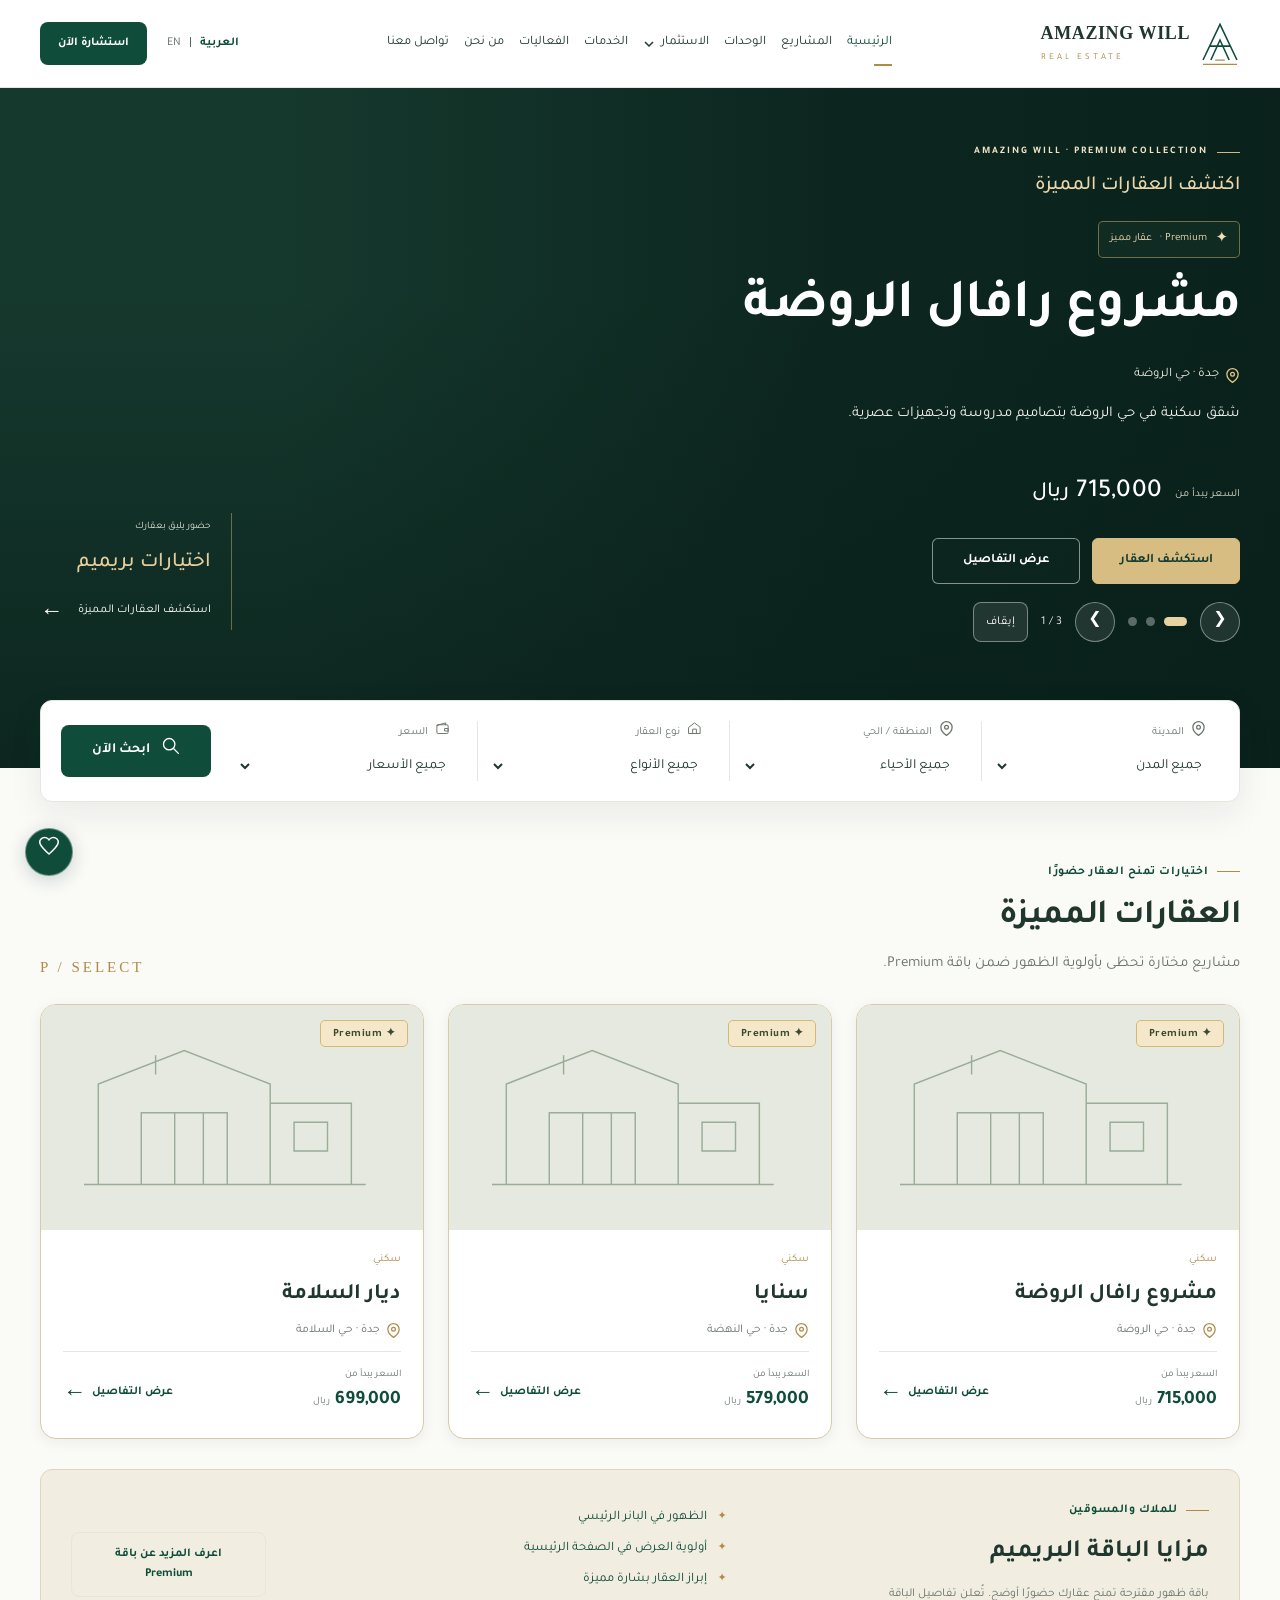
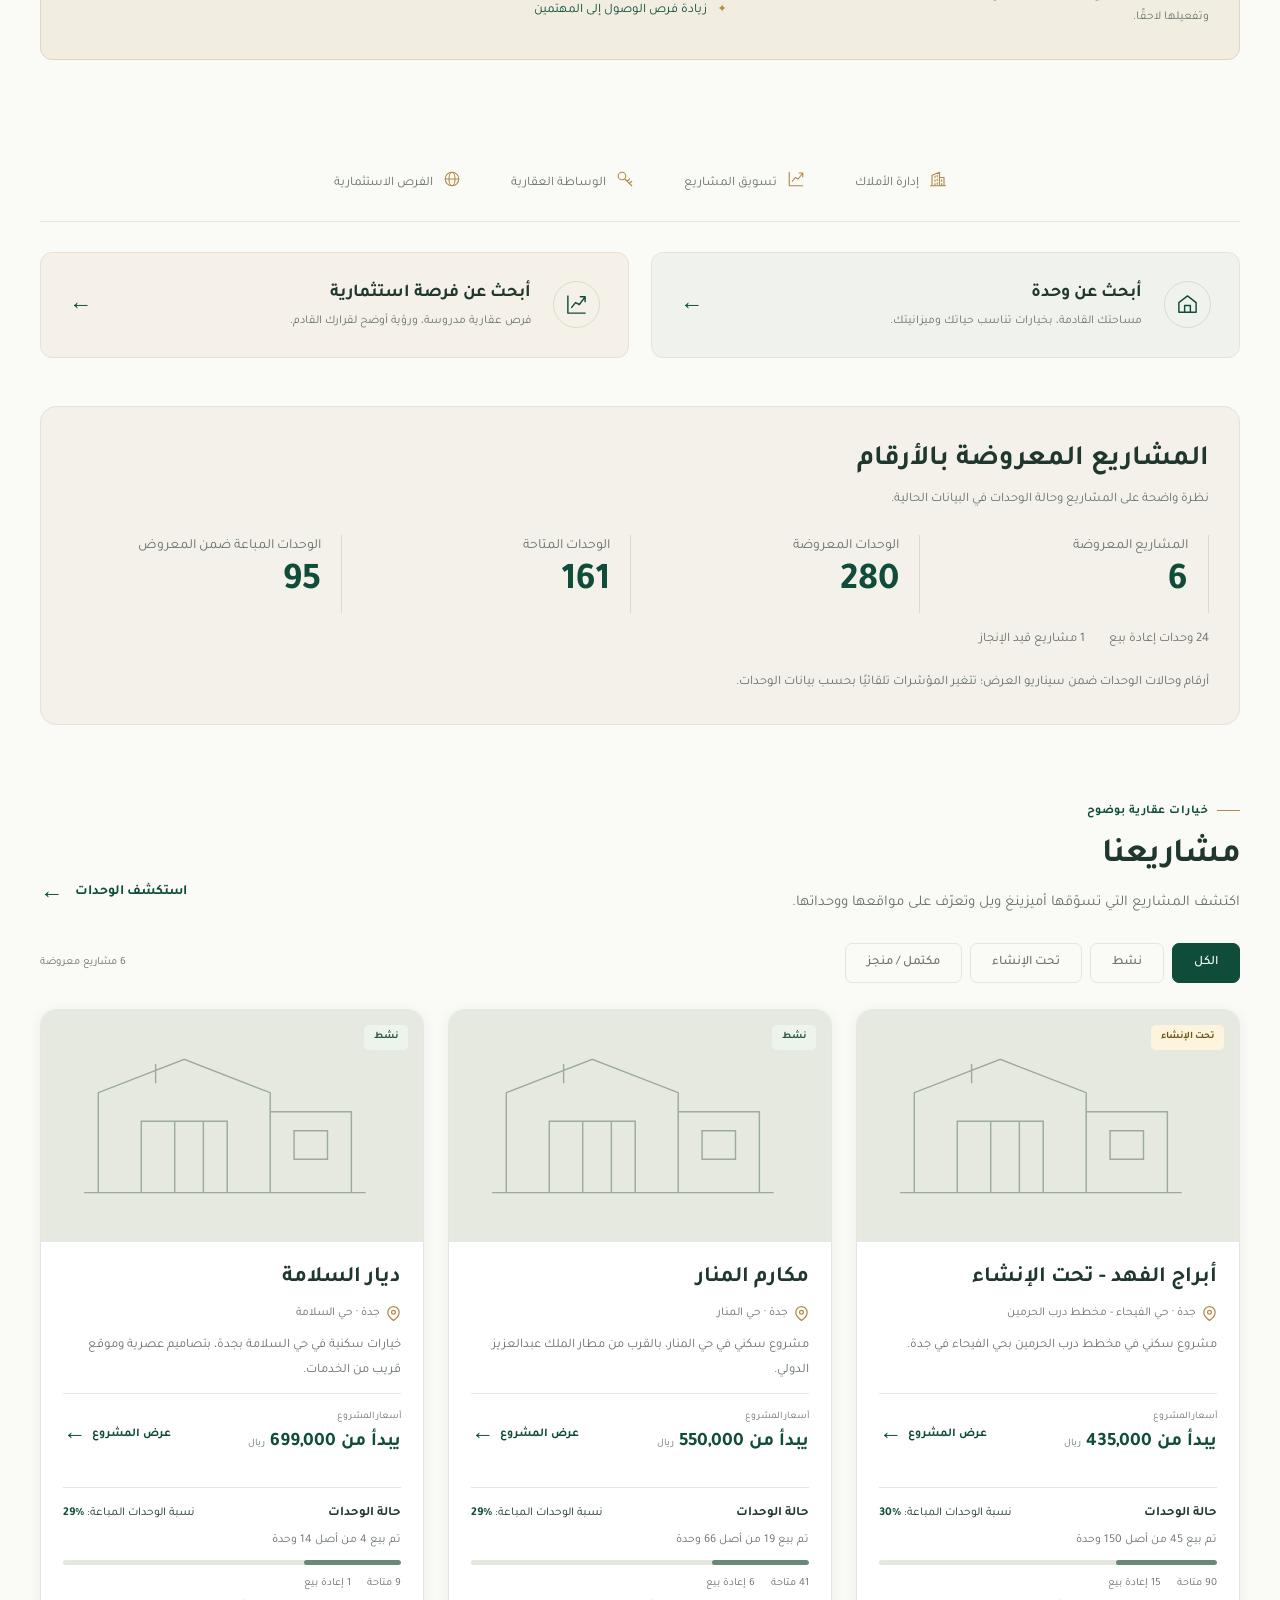
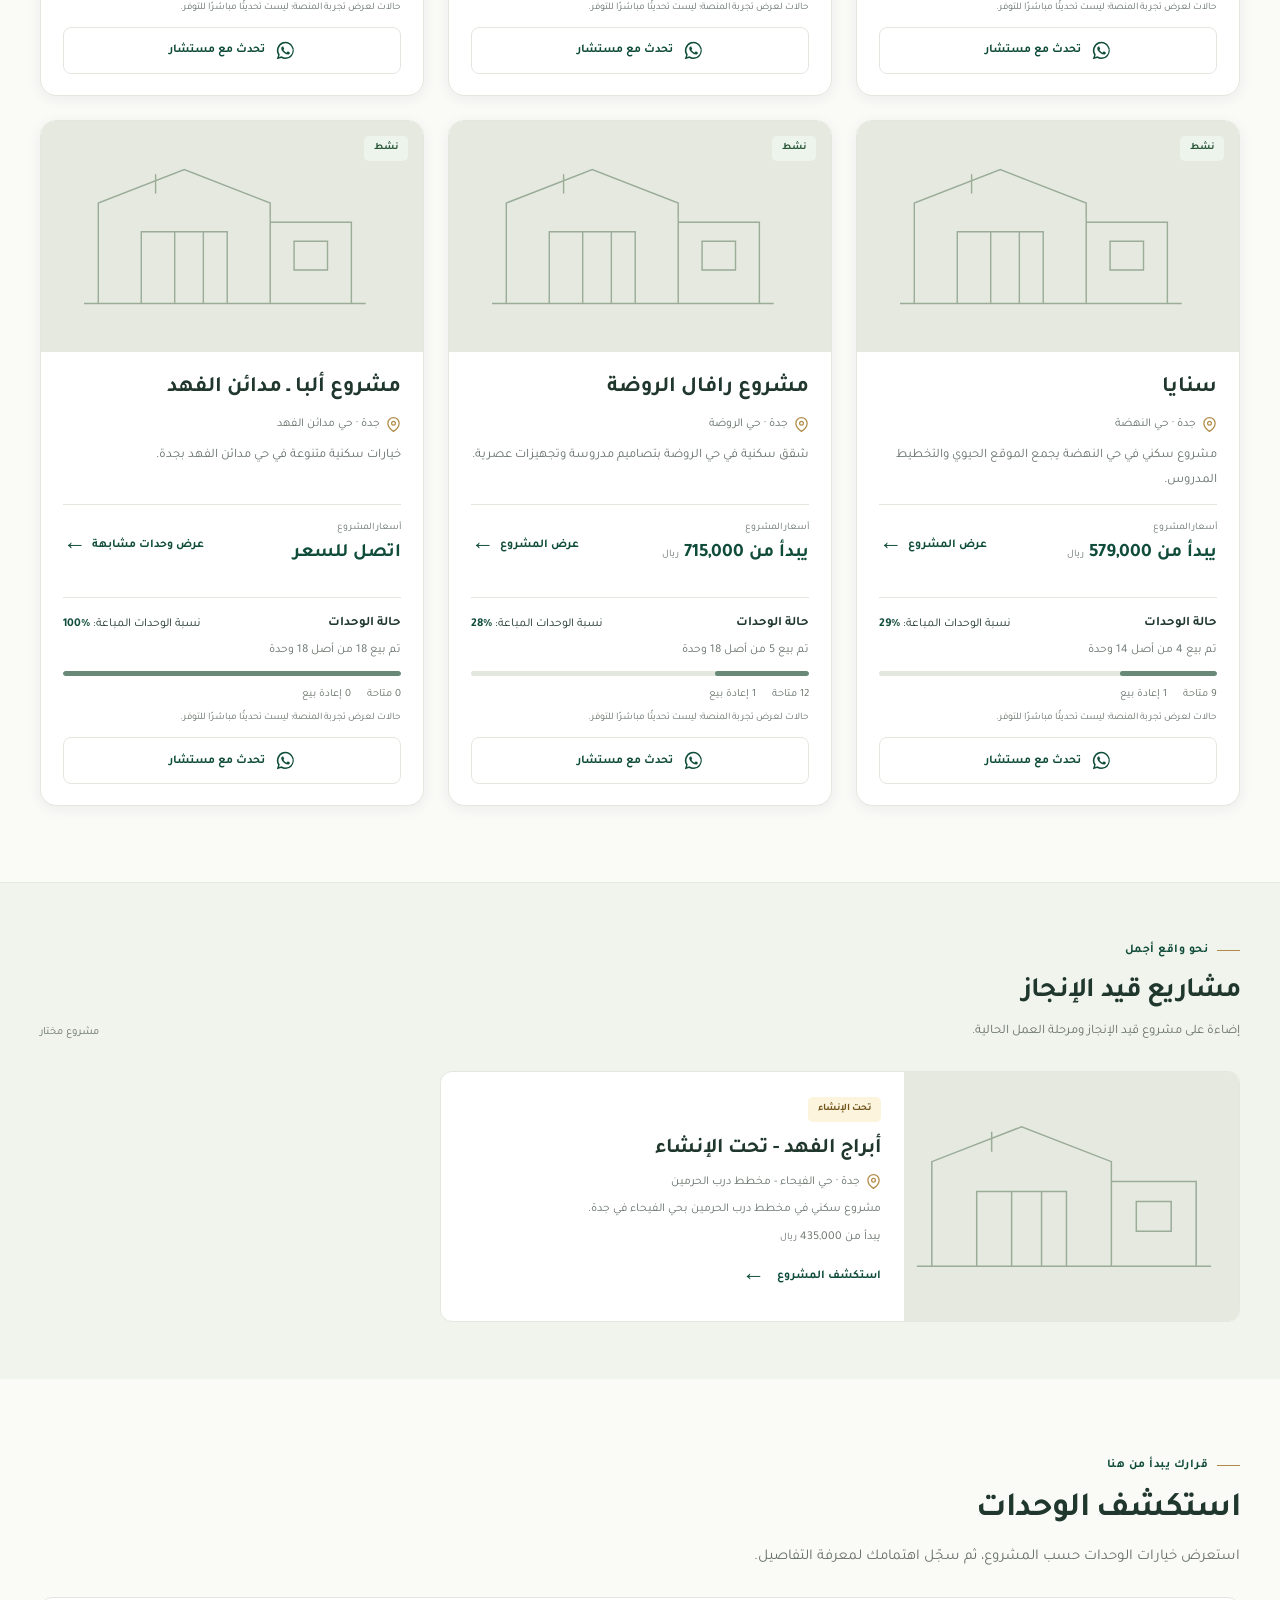
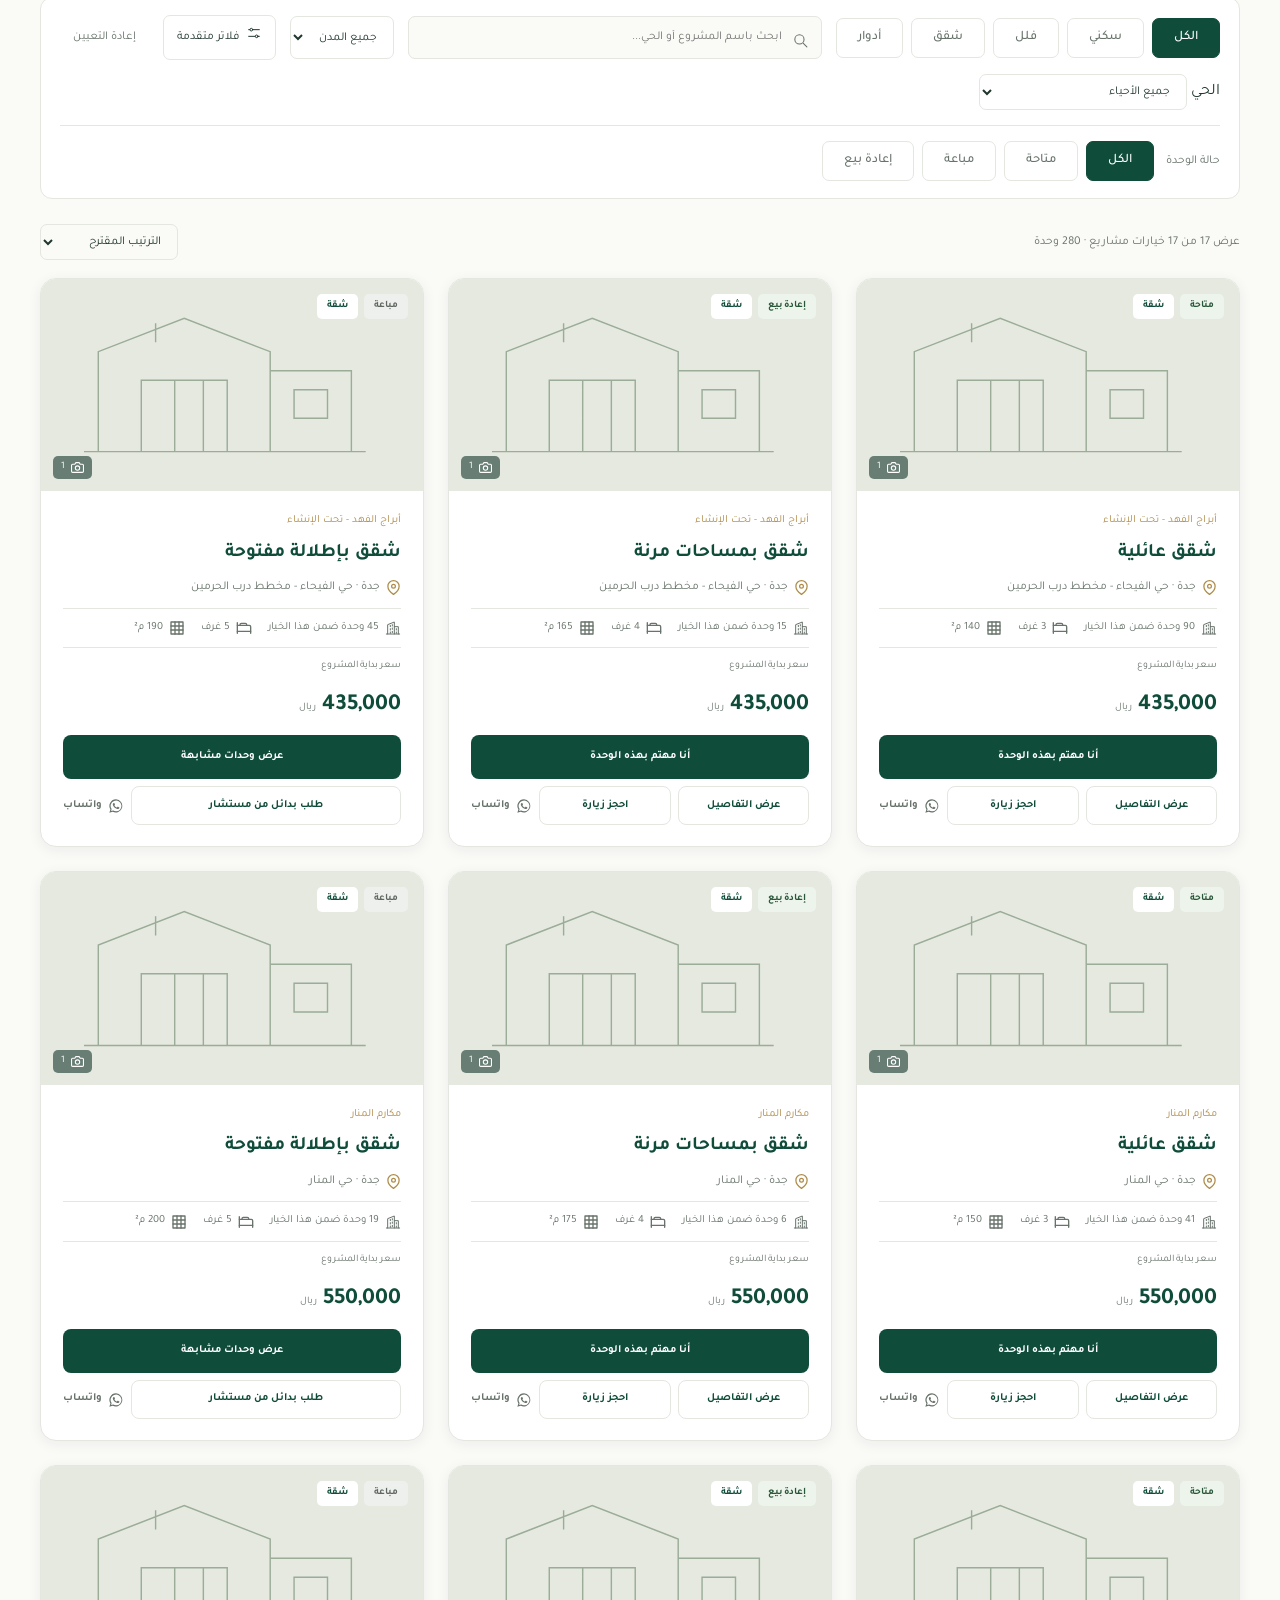
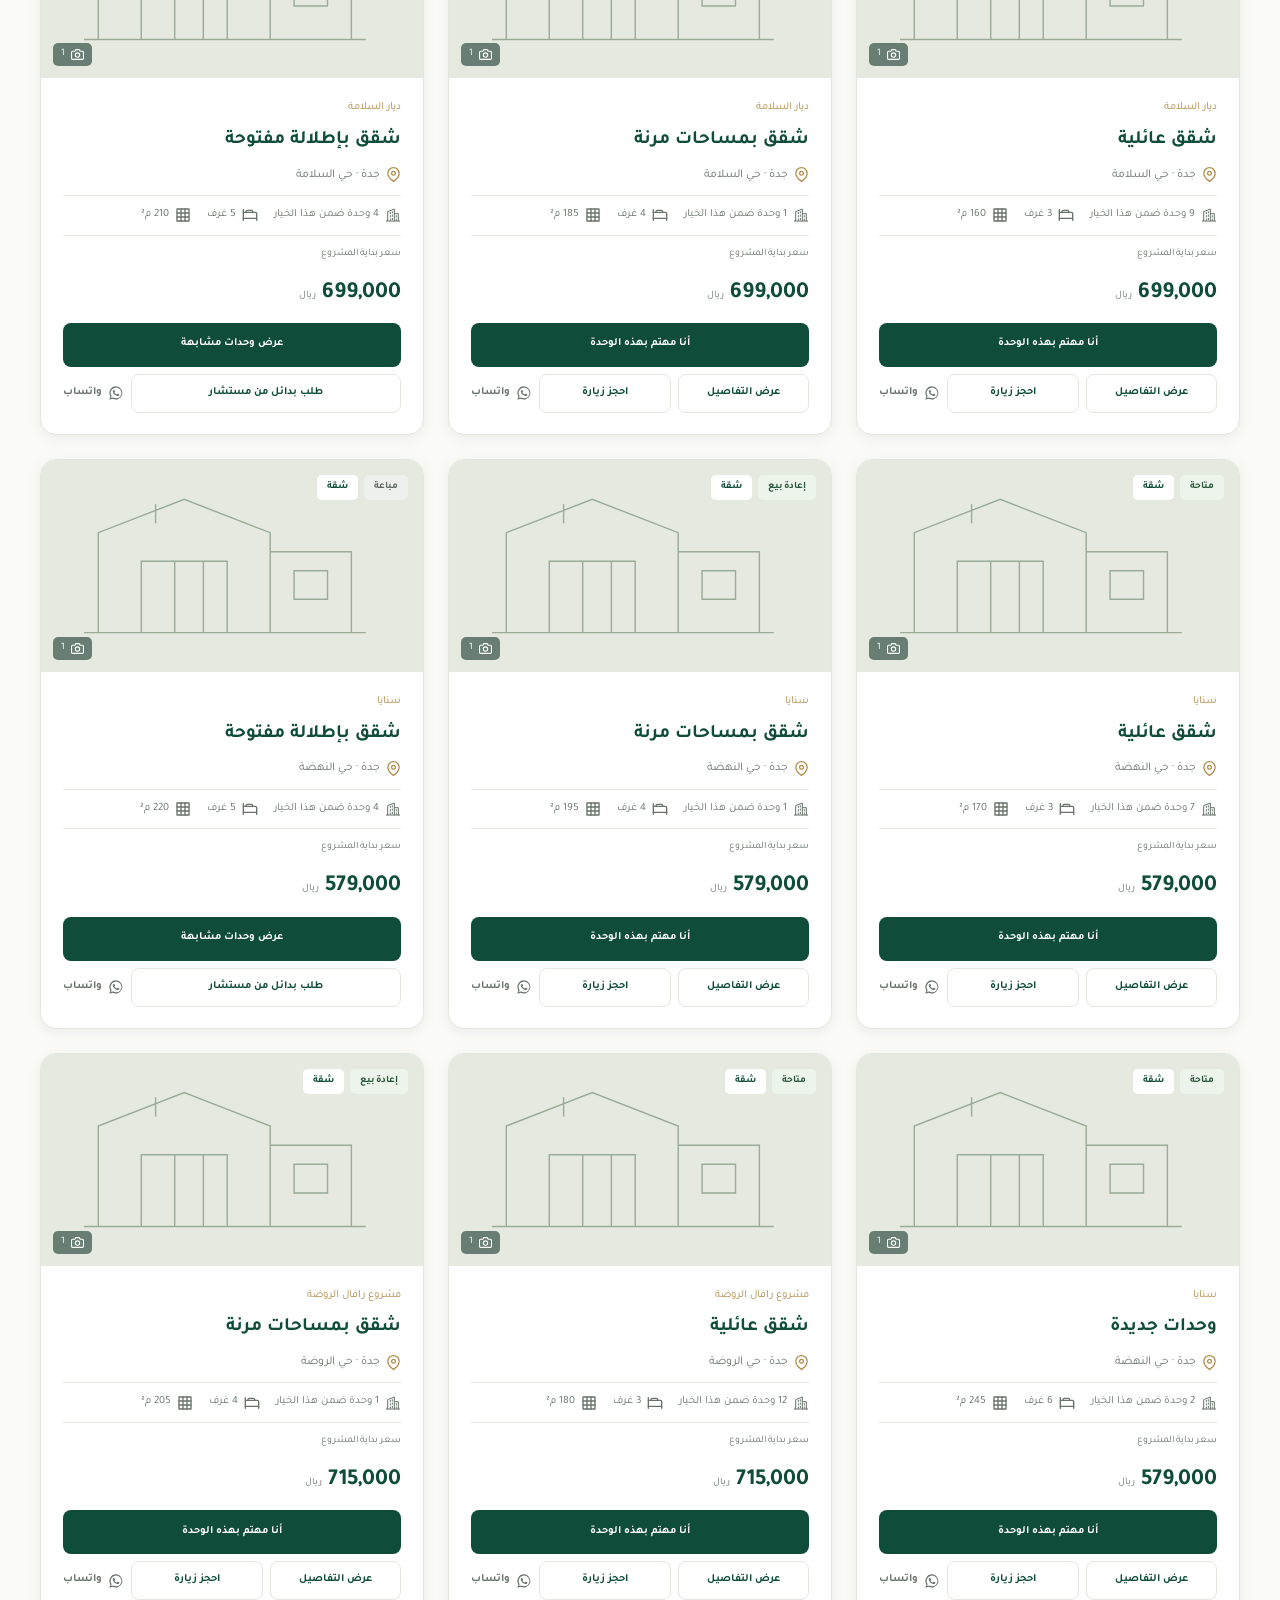
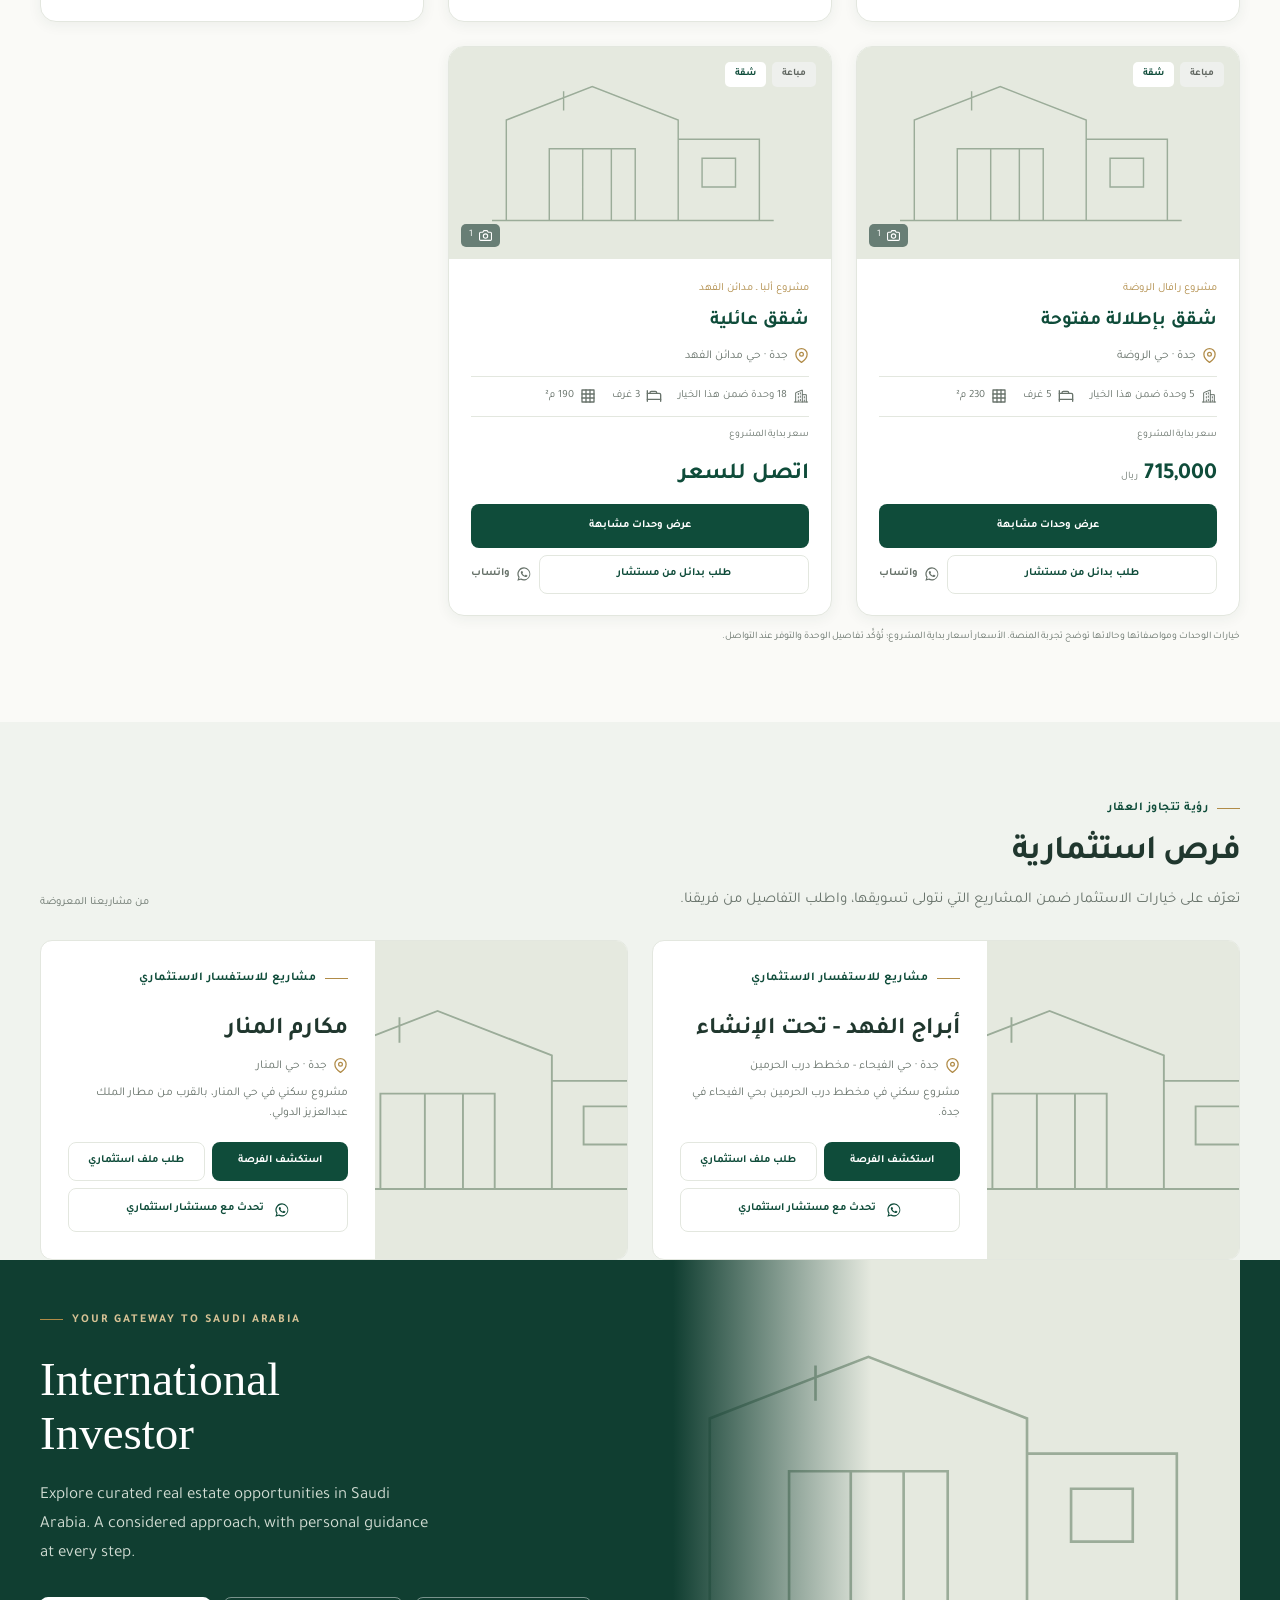
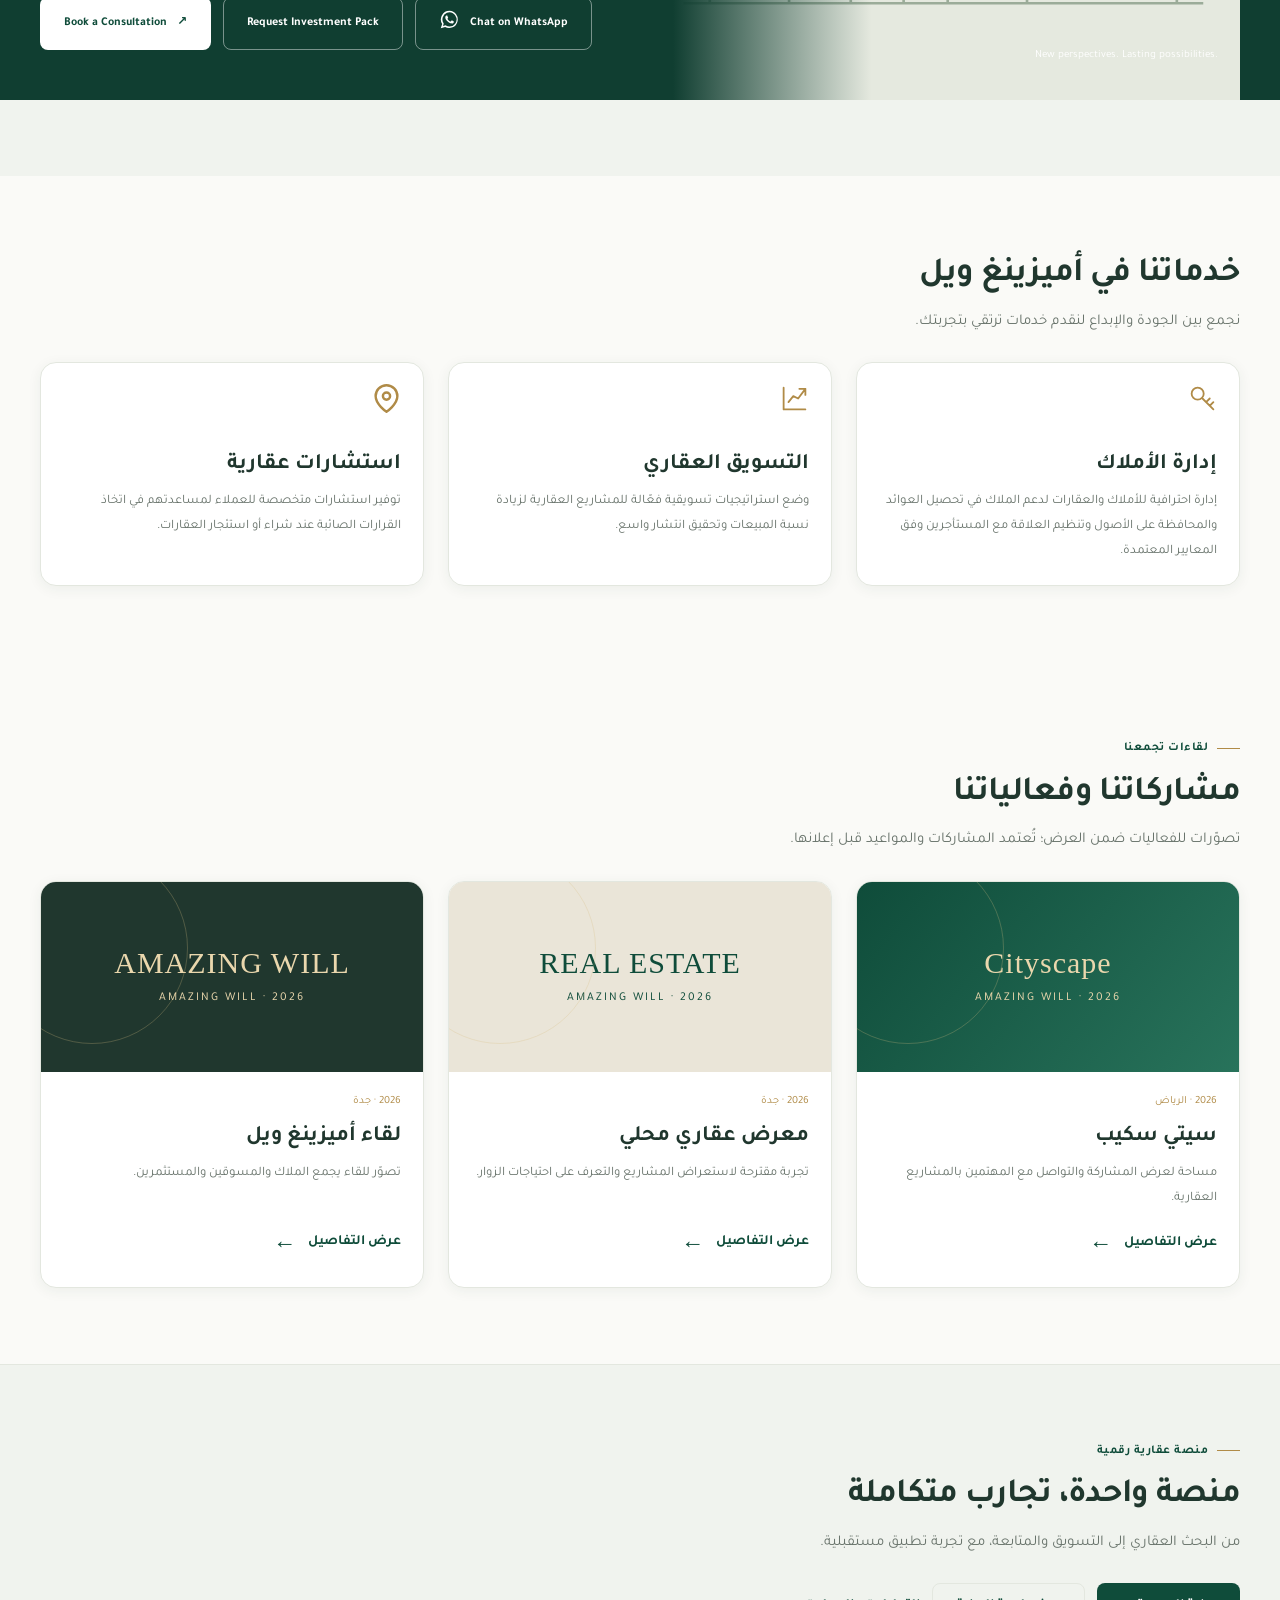
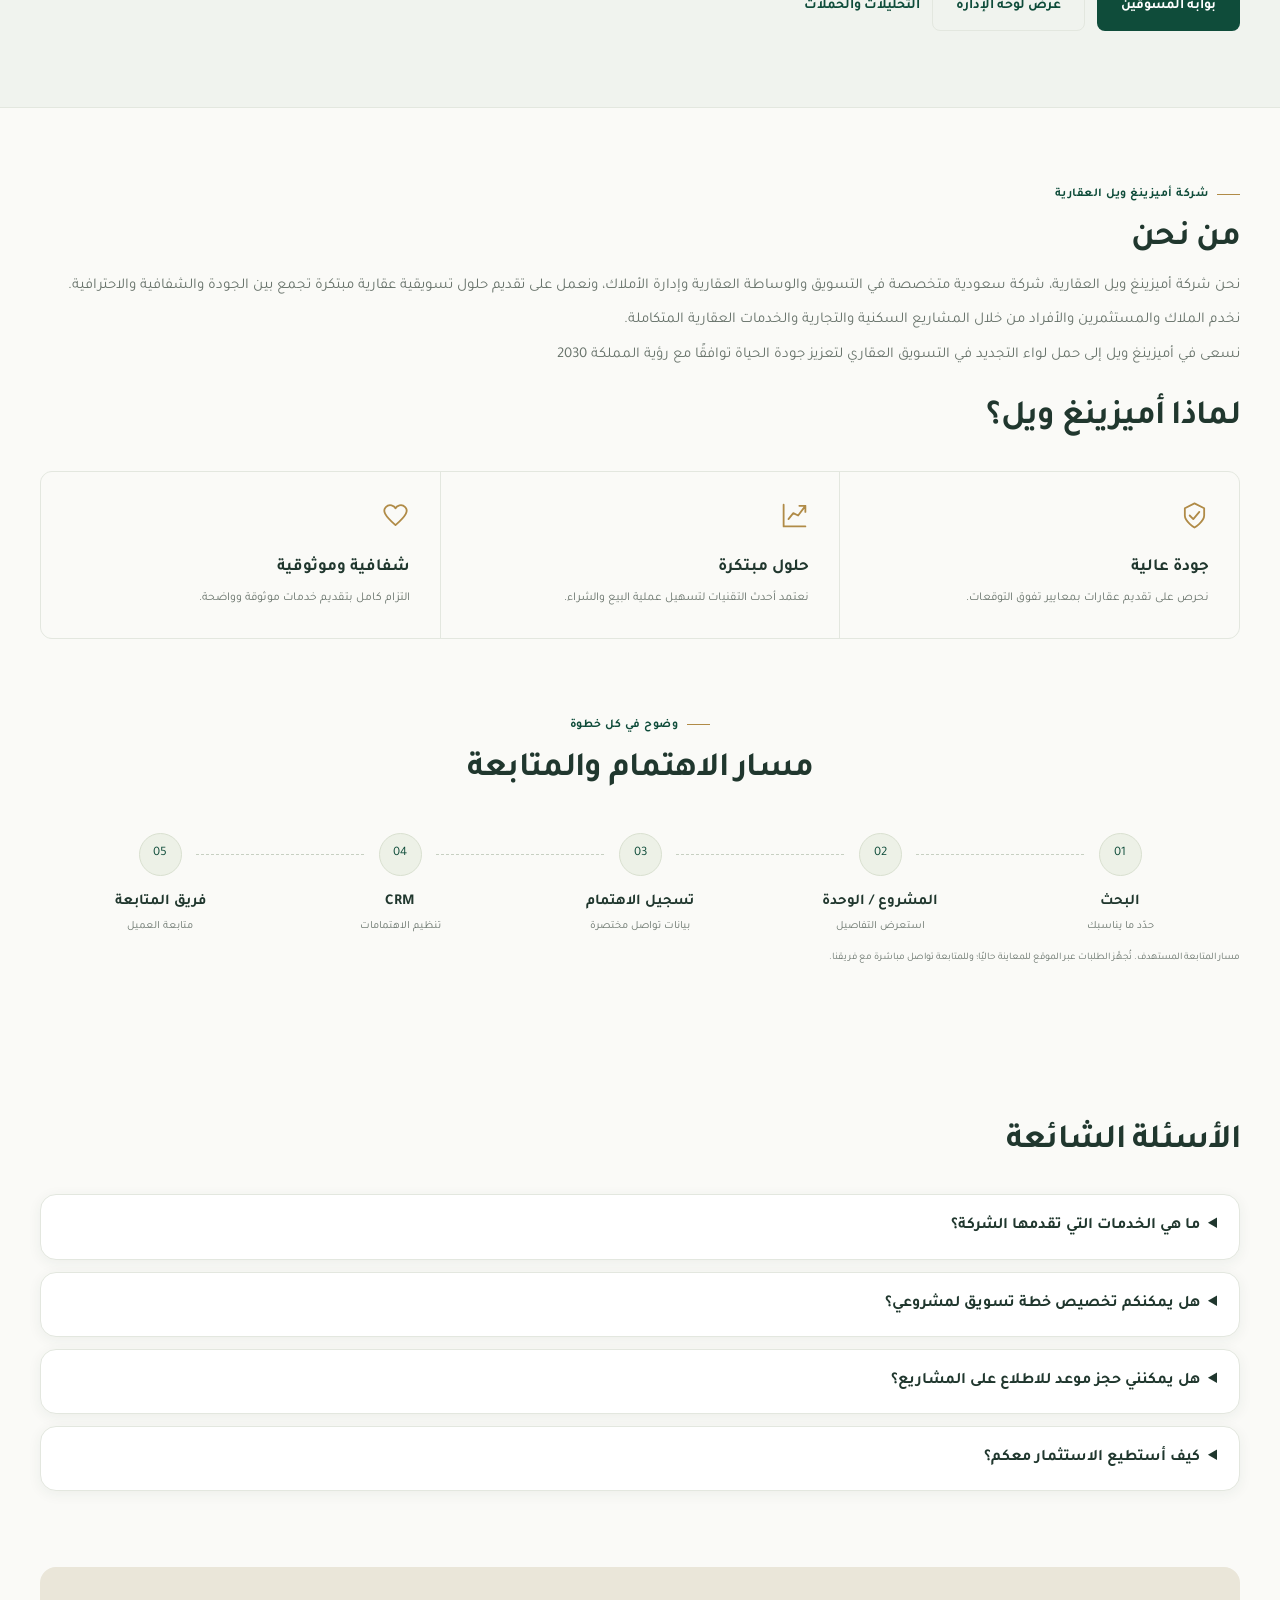
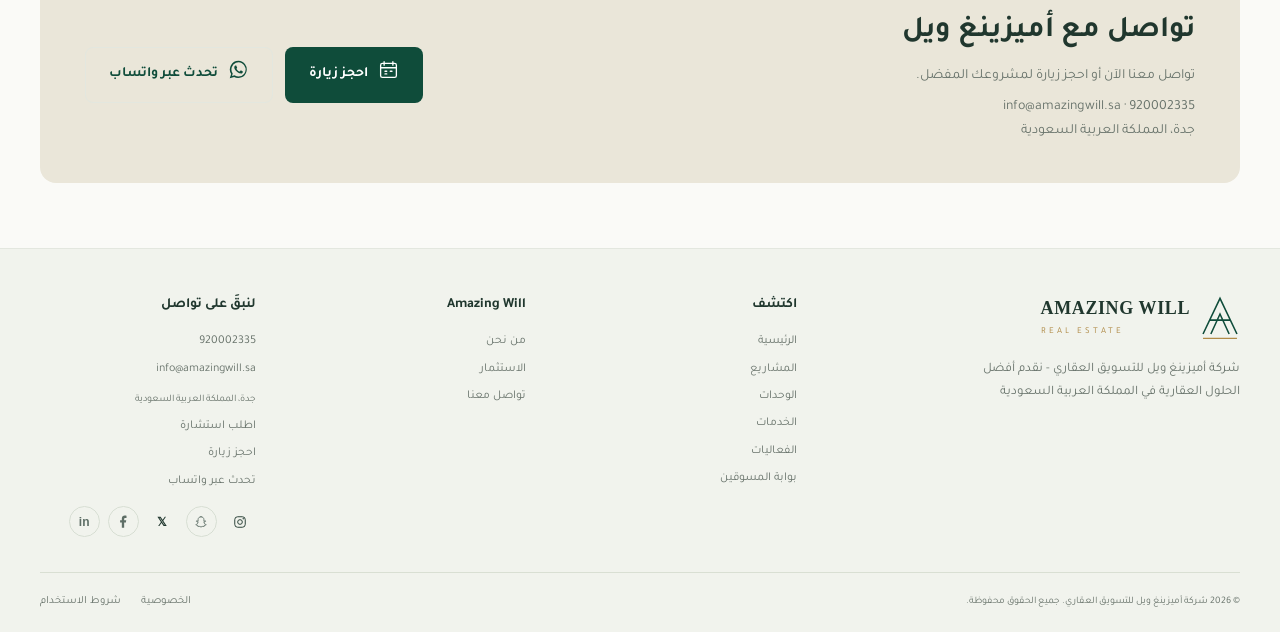
<file: index.html>
<!DOCTYPE html>
<html lang="ar" dir="rtl">
<head>
  <meta charset="UTF-8">
  <meta name="viewport" content="width=device-width, initial-scale=1">
  <meta name="theme-color" content="#0f4c3a">
  <meta name="description" content="شركة أميزينغ ويل العقارية — التسويق والوساطة العقارية وإدارة الأملاك. استكشف مشاريعنا وخدماتنا في المملكة العربية السعودية.">
  <title>Amazing Will | شركة أميزينغ ويل العقارية</title>
  <link rel="icon" href="data:image/svg+xml,%3Csvg xmlns='http://www.w3.org/2000/svg' viewBox='0 0 64 64'%3E%3Crect width='64' height='64' rx='12' fill='%230f4c3a'/%3E%3Cpath d='M13 48 32 14 51 48M22 34h20M22 48l10-18 10 18' fill='none' stroke='%23d7bc80' stroke-width='3'/%3E%3C/svg%3E">
  <link rel="preconnect" href="https://fonts.googleapis.com">
  <link rel="preconnect" href="https://fonts.gstatic.com" crossorigin>
  <link rel="preconnect" href="https://images.unsplash.com">
  <link href="https://fonts.googleapis.com/css2?family=Tajawal:wght@400;500;600;700;800&display=swap" rel="stylesheet">
  <style>
    /* Evolved from the original prototype: Tajawal, green/gold tokens, cards,
       AND filters and a keyboard/touch photo gallery. No framework or build step. */
    :root{--brand:#0f4c3a;--brand-2:#14664d;--gold:#b08b47;--gold-soft:#e7d3a1;--bg:#fafaf7;--surface:#fff;--surface-2:#f0f3ee;--text:#20372e;--text-soft:#68736b;--border:#e3e7df;--shadow-sm:0 3px 14px #183c2910;--shadow-md:0 12px 35px #183c2912;--radius:16px;--radius-sm:9px;--ease:cubic-bezier(.22,.61,.36,1)}
    *{box-sizing:border-box;margin:0;padding:0}html{scroll-behavior:smooth;scroll-padding-top:100px}body{font-family:Tajawal,system-ui,sans-serif;background:var(--bg);color:var(--text);line-height:1.7;-webkit-font-smoothing:antialiased}body.modal-lock{overflow:hidden}button,input,select,textarea{font:inherit}button,a,input,select,textarea{-webkit-tap-highlight-color:transparent}button,a{touch-action:manipulation}button{cursor:pointer}a{color:inherit;text-decoration:none}button{color:inherit}img{display:block;max-width:100%}svg{width:21px;height:21px;flex-shrink:0}button svg,a svg{pointer-events:none}button:disabled{cursor:default;opacity:.5}button:focus-visible,a:focus-visible,summary:focus-visible{outline:3px solid var(--gold);outline-offset:5px}input:focus,select:focus,textarea:focus{outline:2px solid var(--brand);outline-offset:2px}[hidden]{display:none!important}.container{width:min(1240px,calc(100% - 80px));margin-inline:auto}.muted{color:var(--text-soft)}.eyebrow{display:flex;gap:9px;align-items:center;color:var(--brand);font-size:12px;font-weight:700;letter-spacing:.5px;margin-bottom:12px}.eyebrow:before{content:"";width:23px;height:1px;background:var(--gold)}.section{padding-block:76px}.section-heading{display:flex;align-items:end;justify-content:space-between;gap:24px;margin-bottom:28px}.section-heading h2,.feature-copy h2{font-size:34px;font-weight:700;line-height:1.4;letter-spacing:-.7px}.section-heading p{font-size:15px;color:var(--text-soft);margin-top:9px}.text-link{display:inline-flex;align-items:center;gap:12px;font-size:14px;font-weight:700;color:var(--brand);border:0;background:none;min-height:44px}.arrow{font-family:Arial,sans-serif;font-size:23px;font-weight:400}.btn{display:inline-flex;align-items:center;justify-content:center;gap:10px;min-height:47px;padding:11px 23px;border:1px solid transparent;border-radius:8px;font-size:14px;font-weight:700;transition:background .18s,border-color .18s}.btn-primary{background:var(--brand);color:#fff}.btn-primary:hover{background:var(--brand-2)}.btn-outline{background:transparent;border-color:var(--border);color:var(--brand)}.btn-outline:hover{background:var(--surface-2);border-color:#bac9bf}.btn-light{background:#fff;color:var(--brand)}.btn-ghost{background:transparent;border-color:#ffffff70;color:#fff}.btn-ghost:hover{background:#ffffff15}.skip-link{position:fixed;inset-inline-start:20px;top:-70px;background:var(--brand);color:#fff;padding:12px;z-index:200}.skip-link:focus{top:8px}
    .site-header{height:88px;position:sticky;top:0;z-index:30;background:#fffffff5;backdrop-filter:blur(12px);border-bottom:1px solid var(--border)}.header-inner{height:100%;display:flex;gap:32px;align-items:center;justify-content:space-between}.brand{display:flex;align-items:center;gap:10px;flex-shrink:0}.brand-mark{height:47px;width:40px;color:var(--brand)}.brand-name{font:600 18px/1.25 Georgia,serif;letter-spacing:.6px}.brand-caption{display:block;font-size:9px;letter-spacing:3px;color:var(--gold);margin-top:5px}.main-nav{display:flex;gap:23px;align-items:center}.main-nav a{font-size:13px;white-space:nowrap;position:relative;padding-block:30px}.main-nav a:hover,.main-nav a.active{color:var(--brand)}.main-nav a.active:after{content:"";position:absolute;bottom:19px;height:2px;background:var(--gold);width:18px;inset-inline-start:0}.header-actions{display:flex;gap:20px;align-items:center}.language-switch{display:flex;align-items:center;gap:8px;font-size:12px;direction:rtl;white-space:nowrap}.language-switch button{background:none;border:0;color:var(--text-soft);padding-block:10px}.language-switch [aria-pressed=true]{color:var(--brand);font-weight:700}.header-actions .btn{padding:10px 17px;font-size:12px;min-height:42px}.menu-toggle{display:none;border:0;background:none;width:42px;height:42px}
    .hero{position:relative;color:white;padding-block:66px 0;background:#173e30;isolation:isolate}.hero-photo{position:absolute;width:100%;height:100%;inset:0;object-fit:cover;object-position:center 54%;z-index:-3}.hero:before{content:"";position:absolute;inset:0;z-index:-2;background:linear-gradient(270deg,#0c302be8 0%,#143b2cc4 38%,#183b2d35 75%),linear-gradient(0deg,#173e30bb,transparent 60%)}.hero-content{min-height:320px;display:flex;justify-content:space-between;gap:40px;align-items:end;padding-bottom:40px}.hero-copy{max-width:655px}.hero .eyebrow{color:#f0e4c9;letter-spacing:.8px}.hero .eyebrow:before{background:#d5b879}.hero h1{font-size:clamp(34px,3.65vw,51px);line-height:1.38;font-weight:700;letter-spacing:-1.3px;max-width:630px}.hero h1 em{color:#e5cf9f;font-style:normal}.hero-copy p{font-size:16px;line-height:1.9;color:#f0f2ed;max-width:610px;margin-top:18px}.hero-quick{display:flex;gap:25px;margin-top:25px}.hero-quick a{display:flex;gap:10px;align-items:center;font-size:13px;color:#fff}.hero-project{min-width:160px;max-width:210px;border-inline-start:1px solid #ffffff70;padding-inline-start:20px;margin-bottom:12px}.hero-project small{font-size:10px;color:#e0e4d8}.hero-project b{display:block;font-size:21px;font-weight:500;margin:5px 0}.hero-project a{font-size:12px;display:flex;gap:15px;align-items:center}.search-panel{position:relative;bottom:-34px;background:#fff;color:var(--text);border:1px solid var(--border);box-shadow:var(--shadow-md);border-radius:12px;display:grid;grid-template-columns:1fr 1fr 1fr 1fr 150px;padding:20px;gap:14px;align-items:center}.search-field{padding-inline:13px;border-inline-end:1px solid var(--border);min-width:0}.search-field label{display:flex;align-items:center;gap:7px;font-size:11px;color:var(--text-soft);margin-bottom:6px}.search-field label svg{width:15px;height:15px}.search-field select{width:100%;border:0;background:white;color:var(--text);font-size:14px;padding:3px 0;cursor:pointer;min-height:30px}.search-field:last-of-type{border:0}.search-panel .btn{height:52px}.brand-pillars{padding-top:65px;padding-bottom:23px;border-bottom:1px solid var(--border);display:flex;gap:50px;justify-content:center}.brand-pillars span{font-size:13px;display:flex;align-items:center;gap:10px;color:var(--text-soft)}.brand-pillars svg{color:var(--gold);width:18px;height:18px}.paths{display:grid;grid-template-columns:1fr 1fr;gap:22px;margin-top:30px}.path-card{display:flex;align-items:center;gap:22px;padding:25px 28px;background:#f0f3ed;border:1px solid #e1e6db;border-radius:12px;transition:background .2s}.path-card:nth-child(2){background:#f5f1e8;border-color:#e9e2d3}.path-card:hover{background:#e7eee3}.path-icon{width:47px;height:47px;display:grid;place-items:center;border:1px solid #d4ddce;border-radius:50%;color:var(--brand)}.path-icon svg{width:23px;height:23px}.path-card h2{font-size:18px;font-weight:700}.path-card p{font-size:12px;color:var(--text-soft);margin-top:3px}.path-card>.arrow{margin-inline-start:auto;color:var(--brand)}
    .filters{display:flex;gap:8px;flex-wrap:wrap}.filter-btn{font:500 13px Tajawal,system-ui,sans-serif;padding:8px 21px;min-height:40px;border:1px solid var(--border);border-radius:7px;color:var(--text-soft);background:transparent;transition:background .18s}.filter-btn:hover{border-color:#90ab99}.filter-btn.active{background:var(--brand);color:#fff;border-color:var(--brand)}.project-tools{display:flex;align-items:center;justify-content:space-between;gap:20px;margin-bottom:26px}.sample-note{font-size:11px;color:var(--text-soft)}.grid{display:grid;grid-template-columns:repeat(3,minmax(0,1fr));gap:24px}.card{border:1px solid var(--border);border-radius:var(--radius);background:var(--surface);overflow:hidden;box-shadow:var(--shadow-sm);display:flex;flex-direction:column;min-width:0;transition:box-shadow .2s}.card:hover{box-shadow:var(--shadow-md)}.card-media{position:relative;aspect-ratio:1.65;overflow:hidden;border:0;display:block;width:100%;background:var(--surface-2);text-align:start}.card-media img{width:100%;height:100%;object-fit:cover;transition:transform .35s}.card:hover .card-media img{transform:scale(1.035)}.badges{position:absolute;top:15px;inset-inline-start:15px;display:flex;gap:6px;z-index:1;flex-wrap:wrap}.badge{display:inline-flex;align-items:center;gap:5px;font-size:10px;font-weight:700;padding:4px 10px;border-radius:5px;background:#fff;color:var(--brand)}.badge-status{background:#ecf4ec;color:#285638}.badge-progress{background:#fcf4dc;color:#71541c}.badge-soon{background:#edf0f4;color:#526276}.badge-reserved{background:#fff0d8;color:#805921}.badge-sold{background:#eef0ed;color:#606660}.badge-exclusive{background:var(--brand);color:#fff}.badge-partner{background:#f6eedc;color:#6e5526}.card-body{padding:21px 22px;display:flex;flex-direction:column;gap:10px;flex:1}.card-title{font-size:22px;font-weight:700;line-height:1.4}.card-loc{display:flex;gap:6px;align-items:center;font-size:12px;color:var(--text-soft)}.card-loc svg{width:15px;height:15px;color:var(--gold)}.card-description{font-size:13px;color:var(--text-soft);line-height:1.9;min-height:49px}.card-bottom{display:flex;gap:12px;justify-content:space-between;align-items:center;padding-top:15px;margin-top:auto;border-top:1px solid var(--border)}.price{font-size:19px;color:var(--brand);font-weight:700}.price small{font-size:10px;color:var(--text-soft);font-weight:400}.price-label{display:block;color:var(--text-soft);font-size:10px;margin-bottom:1px}.card-bottom .text-link{font-size:12px;gap:6px}.project-count{font-size:11px;white-space:nowrap;color:var(--text-soft)}.subsection{padding-block:57px;border-top:1px solid var(--border)}.subsection .section-heading h2{font-size:28px}.subsection .section-heading p{font-size:13px}.two-grid{display:grid;grid-template-columns:1fr 1fr;gap:24px}.compact-card{display:grid;grid-template-columns:42% 1fr;border:1px solid var(--border);border-radius:12px;overflow:hidden;background:#fff;min-height:215px}.compact-card>img{width:100%;height:100%;object-fit:cover}.compact-body{padding:23px}.compact-body h3{font-size:21px;margin:9px 0 5px}.compact-body p{font-size:12px;color:var(--text-soft);margin-top:7px}.compact-body .text-link{margin-top:7px;font-size:12px}.stage-info{display:flex;justify-content:space-between;font-size:11px;color:var(--brand);margin-top:13px}.progress-track{height:4px;border-radius:5px;background:#e8ece5;margin-top:7px;overflow:hidden}.progress-track>span{display:block;height:100%;background:var(--brand)}.construction{background:#f1f3ed}.upcoming{background:#eae5d8}.upcoming-layout{display:grid;grid-template-columns:.8fr 1.5fr;gap:55px;align-items:center}.feature-copy p{color:var(--text-soft);font-size:14px;margin:16px 0 23px;max-width:330px}.upcoming .compact-card{grid-template-columns:1fr;background:#ffffff70}.upcoming .compact-card>img{height:175px}.upcoming .compact-body{padding:20px}.upcoming .compact-body h3{font-size:20px}
    .unit-toolbar{background:white;border:1px solid var(--border);border-radius:12px;padding:17px 19px;margin-bottom:25px}.toolbar-row{display:flex;align-items:center;flex-wrap:wrap;gap:14px}.search-box{position:relative;flex:1;min-width:160px}.search-box svg{position:absolute;inset-inline-start:13px;top:14px;width:17px;color:var(--text-soft)}input,select,textarea{border:1px solid var(--border);border-radius:7px;padding:10px 12px;color:var(--text);background:#fff;max-width:100%}.search-box input{width:100%;padding-inline-start:39px;background:var(--bg);font-size:12px;min-height:43px}.city-select{font-size:12px;min-height:43px;max-width:170px}.adv-toggle,.reset-btn{display:inline-flex;align-items:center;justify-content:center;gap:7px;background:none;border:1px solid var(--border);border-radius:7px;padding:9px 13px;font-size:12px;min-height:43px}.adv-toggle svg{width:16px;height:16px}.reset-btn{color:var(--text-soft);border:0}.advanced{display:grid;grid-template-columns:1fr 1fr 1fr;gap:22px;padding-top:20px;margin-top:18px;border-top:1px solid var(--border)}.adv-group label{font-size:12px;display:block;margin-bottom:8px}.range-inputs{display:flex;align-items:center;gap:8px}.range-inputs input{width:100%;min-width:0;font-size:12px}.bed-btn{font-size:12px;min-width:36px;min-height:37px;background:var(--bg);border:1px solid var(--border);border-radius:6px}.beds-btns{display:flex;gap:7px}.bed-btn.active{background:var(--brand);color:#fff}.results-bar{display:flex;align-items:center;justify-content:space-between;gap:15px;margin:18px 0;font-size:12px;color:var(--text-soft)}.results-bar select{font-size:12px;background:transparent}.active-filter{font-size:12px;color:var(--brand);margin-top:12px}.no-results{padding:40px;text-align:center;border:1px dashed #c3cfc4;border-radius:12px;grid-column:1/-1}.no-results h3{font-size:21px}.no-results p{font-size:14px;color:var(--text-soft);margin:8px 0 18px}.unit-card .card-media{aspect-ratio:1.8}.unit-card .card-title{font-size:19px}.project-label{font-size:11px;color:var(--gold)}.specs{display:flex;gap:16px;flex-wrap:wrap;padding:10px 0;border-block:1px solid var(--border)}.spec{display:flex;align-items:center;gap:6px;font-size:11px;color:var(--text-soft)}.spec svg{width:16px;height:16px}.unit-card .price{font-size:23px}.card-actions{display:flex;gap:7px;margin-top:auto;flex-wrap:wrap}.card-actions .btn{flex:1;font-size:11px;min-height:39px;padding:7px 9px;white-space:nowrap}.card-actions .icon-btn{flex:0 0 40px}.card-actions svg{width:16px;height:16px}.photo-count{position:absolute;bottom:12px;inset-inline-end:12px;padding:3px 8px;color:#fff;background:#16382f99;display:flex;gap:6px;align-items:center;font-size:10px;border-radius:5px}.photo-count svg{width:13px;height:13px}.investment{background:#f0f3ee}.investment .compact-card{grid-template-columns:43% 1fr;min-height:280px}.investment .compact-body{display:flex;flex-direction:column;align-items:start;padding:27px}.investment .compact-body h3{font-size:24px}.investment .card-actions{padding-top:18px}.international{position:relative;background:#103e31;color:#fff;overflow:hidden}.international-inner{display:grid;grid-template-columns:1fr 1fr;direction:ltr;min-height:420px;align-items:center;gap:65px}.international-copy{padding:50px 0;z-index:1}.international .eyebrow{color:#d7c295;letter-spacing:2px}.international h2{font-family:Georgia,serif;font-weight:400;font-size:47px;line-height:1.15;margin-top:22px}.international p{font-family:Tajawal,Arial,sans-serif;color:#d1dcd3;font-size:17px;max-width:390px;margin:22px 0 28px;line-height:1.7}.international-ctas{display:flex;gap:12px;flex-wrap:wrap}.international .btn{font-size:12px}.international-image{height:100%;min-height:420px;position:relative}.international-image>img{position:absolute;width:100%;height:100%;object-fit:cover}.international-image:after{content:"";position:absolute;inset:0;background:linear-gradient(90deg,#103e31,transparent 35%)}.international-image small{position:absolute;z-index:1;bottom:35px;right:22px;font-size:11px;color:#fff}.trust-grid{display:grid;grid-template-columns:repeat(3,1fr);gap:1px;background:var(--border);border:1px solid var(--border);border-radius:12px;overflow:hidden}.trust-card{padding:29px 30px;background:var(--bg)}.trust-card>svg{width:29px;height:29px;color:var(--gold);margin-bottom:12px}.trust-card h3{font-size:17px;margin-bottom:5px}.trust-card p{font-size:12px;color:var(--text-soft)}.journey{padding-top:0}.journey .section-heading{justify-content:center;text-align:center}.steps{display:grid;grid-template-columns:repeat(6,1fr);margin-top:38px;list-style:none}.steps li{text-align:center;position:relative}.steps li:not(:last-child):after{content:"";position:absolute;inset-inline-start:65%;top:21px;width:70%;border-top:1px dashed #c7d0c2}.step-number{display:grid;place-items:center;width:43px;height:43px;background:#edf1e7;border:1px solid #d9e0d0;border-radius:50%;font-size:13px;margin:0 auto 13px;color:var(--brand)}.steps h3{font-size:15px;font-weight:600}.steps p{font-size:11px;color:var(--text-soft);margin-top:4px}.contact-band{border-radius:16px;background:#eae6d9;padding:40px 45px;display:flex;justify-content:space-between;align-items:center;gap:35px;margin-bottom:65px}.contact-band h2{font-size:30px;font-weight:700}.contact-band p{font-size:14px;color:var(--text-soft);margin-top:7px}.contact-actions{display:flex;gap:12px}.site-footer{background:#f1f3ed;border-top:1px solid var(--border);padding-top:45px}.footer-top{display:grid;grid-template-columns:1.8fr 1fr 1fr 1fr;gap:55px;padding-bottom:35px}.footer-brand p{font-size:13px;color:var(--text-soft);max-width:285px;margin-top:18px}.footer-col h3{font-size:14px;margin-bottom:13px}.footer-col a,.footer-col>button{display:block;font-size:12px;color:var(--text-soft);margin-block:7px;background:none;border:0;text-align:start}.footer-col a:hover,.footer-col>button:hover{color:var(--brand)}.socials{display:flex;gap:8px;margin-top:15px}.social{width:31px;height:31px;border:1px solid #ccd5c8;border-radius:50%;background:transparent;display:grid;place-items:center;font:600 12px Arial}.social svg{width:14px;height:14px}.footer-bottom{border-top:1px solid #d9dfd3;padding-block:20px;display:flex;gap:20px;justify-content:space-between;align-items:center;color:var(--text-soft);font-size:10px}.footer-bottom button{font-size:11px;background:none;border:0;color:var(--text-soft)}.legal-links{display:flex;gap:20px}.demo-caption{font-size:10px;line-height:1.8;color:var(--text-soft);margin-top:12px}.floating-contact{position:fixed;bottom:24px;inset-inline-end:25px;width:48px;height:48px;border:1px solid #ffffff60;border-radius:50%;background:var(--brand);color:#fff;box-shadow:0 4px 18px #103d3433;display:grid;place-items:center;z-index:20}.floating-contact svg{width:24px;height:24px}
    dialog{border:1px solid var(--border);border-radius:17px;background:var(--bg);color:var(--text);padding:0;margin:auto;max-height:90dvh;width:min(730px,calc(100% - 32px));overscroll-behavior:contain;box-shadow:0 25px 90px #0003}dialog::backdrop{background:#102b24bf;backdrop-filter:blur(5px)}.dialog-head{display:flex;align-items:center;justify-content:space-between;gap:20px;padding:19px 25px;border-bottom:1px solid var(--border);position:sticky;top:0;z-index:2;background:var(--bg)}.dialog-head h2{font-size:20px}.close-btn{display:grid;place-items:center;width:35px;height:35px;background:var(--surface-2);border:0;border-radius:50%;font-size:23px}.dialog-content{padding:25px}.detail-photo{width:100%;height:290px;object-fit:cover;border-radius:9px;margin-bottom:20px}.detail-grid{display:grid;grid-template-columns:1fr 1fr;gap:12px;margin-block:18px}.detail-grid>div{background:var(--surface-2);padding:12px 16px;border-radius:7px;font-size:14px}.detail-grid small{display:block;color:var(--text-soft);font-size:11px}.detail-description{font-size:15px;margin-block:15px}.dialog-content .card-actions{margin-top:20px}.dialog-content .card-actions .btn{font-size:13px}.detail-note{background:#f2eddf;padding:10px 14px;border-radius:6px;font-size:12px;color:#6c5d3d;margin-top:16px}.lead-context{padding:12px 15px;background:var(--surface-2);border-radius:7px;margin-bottom:20px;font-size:14px}.form-grid{display:grid;grid-template-columns:1fr 1fr;gap:17px}.form-grid label{display:flex;flex-direction:column;gap:6px;font-size:13px}.form-grid input,.form-grid select{width:100%;min-width:0}.full-width{grid-column:1/-1}.lead-form .btn{margin-top:20px;width:100%}.form-error{font-size:13px;color:#a7352a;margin-top:12px}.lead-result{border:1px solid #c7d6c2;background:#f0f5ea;border-radius:10px;padding:23px}.lead-result h3{font-size:22px;margin-bottom:10px}.lead-result p{font-size:14px;margin-top:8px}.lead-result pre{font:13px/1.9 Tajawal,Arial,sans-serif;white-space:pre-wrap;margin-top:20px;padding:16px;background:#fff;border-radius:8px}.lightbox{width:min(1020px,calc(100% - 24px));background:#10251d;color:white;border-color:#ffffff30}.lightbox .dialog-head{background:#10251d;border-color:#ffffff20}.lightbox .close-btn{color:white;background:#ffffff20}.lb-stage{position:relative;display:flex;align-items:center;justify-content:center;touch-action:pan-y}.lb-img{width:100%;height:65dvh;object-fit:contain;padding:15px 60px}.lb-nav{position:absolute;top:50%;transform:translateY(-50%);border:0;background:#ffffff20;color:white;border-radius:50%;height:38px;width:38px;font-size:25px}.lb-prev{right:14px}.lb-next{left:14px}.lb-thumbs{display:flex;justify-content:center;gap:9px;padding:0 15px 18px;direction:ltr}.lb-thumb{width:58px;height:42px;object-fit:cover;border:2px solid transparent;opacity:.6;border-radius:4px;padding:0;background:none;overflow:hidden}.lb-thumb img{width:100%;height:100%;object-fit:cover}.lb-thumb.active{opacity:1;border-color:var(--gold-soft)}.lb-counter{font-size:13px;color:#dfebdf;margin-inline-start:auto}.visually-hidden{position:absolute;width:1px;height:1px;padding:0;margin:-1px;overflow:hidden;clip:rect(0,0,0,0);white-space:nowrap;border:0}
    [dir=ltr] .hero:before{background:linear-gradient(90deg,#0c302be8,#143b2cc4 38%,#183b2d35 75%)}[dir=ltr] .hero h1{font-size:clamp(34px,3.4vw,48px);letter-spacing:-1px}[dir=ltr] .arrow{transform:scaleX(-1)}[dir=ltr] .main-nav{gap:16px}[dir=ltr] .main-nav a{font-size:12px}[dir=ltr] .header-inner{gap:22px}[dir=ltr] .language-switch{direction:ltr}
    @media(min-width:1500px){.hero-content{min-height:360px}.hero{padding-top:85px}}@media(max-width:1200px){.main-nav{gap:15px}.main-nav a{font-size:12px}.header-inner{gap:20px}.header-actions{gap:13px}.header-actions>.btn{display:none}.container{width:calc(100% - 60px)}.toolbar-row>.filters{width:100%}.card-bottom{flex-wrap:wrap}.international-inner{gap:30px}.brand-pillars{gap:40px}}
    @media(max-width:900px){.container{width:calc(100% - 40px)}.site-header{height:76px}.main-nav{display:none;position:absolute;top:75px;inset-inline:0;padding:16px 25px 25px;background:white;border-bottom:1px solid var(--border);box-shadow:var(--shadow-md)}.main-nav.open{display:grid;grid-template-columns:1fr 1fr;gap:0 25px}.main-nav a{padding-block:12px;font-size:14px}.main-nav a.active:after{bottom:6px}.menu-toggle{display:grid;place-items:center}.header-actions{margin-inline-start:auto}.header-inner{gap:13px}.hero h1{font-size:39px}.hero-copy{max-width:560px}.hero-project{display:none}.hero-content{min-height:310px}.search-panel{grid-template-columns:repeat(4,1fr);gap:10px;padding:18px}.search-panel>.btn{grid-column:1/-1;height:45px}.brand-pillars{gap:22px;flex-wrap:wrap}.grid{grid-template-columns:repeat(2,minmax(0,1fr))}.compact-card{grid-template-columns:1fr}.compact-card>img{height:210px}.upcoming-layout{gap:30px;grid-template-columns:1fr 2fr}.upcoming .two-grid{gap:15px}.upcoming .compact-card>img{height:150px}.upcoming .compact-body{padding:16px}.investment .compact-card{grid-template-columns:1fr}.investment .compact-card>img{height:240px}.international h2{font-size:39px}.international-ctas .btn{padding:10px 14px}.trust-card{padding:24px}.contact-band{padding:30px}.contact-actions{flex-direction:column}.footer-top{gap:30px;grid-template-columns:1.5fr 1fr 1fr}.footer-col:last-child{grid-column:1/-1}.steps p{max-width:100px;margin-inline:auto}.advanced{grid-template-columns:1fr 1fr}.adv-group:last-child{grid-column:1/-1}.advanced .range-inputs{max-width:400px}}
    @media(max-width:600px){.container{width:calc(100% - 36px)}.section{padding-block:50px}.site-header{height:69px}.main-nav{top:68px}.brand-mark{width:31px;height:39px}.brand-name{font-size:15px}.brand-caption{font-size:7px;letter-spacing:2.3px}.brand{gap:7px}.language-switch{font-size:11px;gap:6px}.header-inner{gap:6px}.header-actions{gap:7px}.hero{padding-top:36px}.hero-content{min-height:0;padding-bottom:20px}.hero h1{font-size:34px;line-height:1.45;letter-spacing:-.5px}.hero .eyebrow{font-size:10px;margin-bottom:14px}.hero-copy p{font-size:13px;line-height:1.9;margin-top:14px}.hero-quick{gap:18px;flex-wrap:wrap;margin-top:20px}.hero-quick a{font-size:11px;gap:6px}.hero-photo{object-position:58%}.hero:before{background:linear-gradient(270deg,#0c302bea,#143b2cb5)}.search-panel{grid-template-columns:1fr 1fr;bottom:-25px;padding:17px 14px;gap:15px 4px}.search-field{padding-inline:9px}.search-field:nth-child(even){border-inline-end:0}.search-field select{font-size:12px}.search-field label{font-size:10px}.search-panel>.btn{height:43px;font-size:13px;min-height:43px}.brand-pillars{padding-top:49px;padding-bottom:20px;gap:15px 25px;justify-content:start;display:grid;grid-template-columns:1fr 1fr}.brand-pillars span{font-size:11px;gap:8px}.brand-pillars svg{width:16px;height:16px}.paths{grid-template-columns:1fr;gap:12px;margin-top:23px}.path-card{padding:19px;gap:16px}.path-icon{width:40px;height:40px}.path-card h2{font-size:17px}.path-card p{font-size:11px}.section-heading{align-items:start;gap:15px;margin-bottom:23px}.section-heading h2,.feature-copy h2{font-size:28px}.section-heading p{font-size:13px}.section-heading>.text-link{font-size:11px;gap:5px;white-space:nowrap}.eyebrow{font-size:10px;margin-bottom:7px}.project-tools{flex-wrap:wrap;gap:12px;margin-bottom:20px}.filters{gap:7px}.filter-btn{padding:6px 15px;font-size:12px;min-height:38px}.project-count{font-size:10px}.grid{grid-template-columns:1fr;gap:20px}.card-media{aspect-ratio:1.7}.card-body{padding:20px}.card-title{font-size:22px}.card-bottom{flex-wrap:nowrap}.two-grid{grid-template-columns:1fr;gap:20px}.subsection{padding-block:43px}.subsection .section-heading h2{font-size:26px}.compact-card{grid-template-columns:40% 1fr;min-height:230px}.compact-card>img{height:100%}.compact-body{padding:18px}.compact-body h3{font-size:18px}.compact-body p{font-size:11px}.upcoming-layout{grid-template-columns:1fr;gap:5px}.feature-copy p{max-width:none;font-size:13px;margin:13px 0 20px}.upcoming .two-grid{grid-template-columns:1fr 1fr;gap:12px}.upcoming .compact-card{grid-template-columns:1fr;min-height:0}.upcoming .compact-card>img{height:140px}.upcoming .compact-body{padding:14px}.upcoming .compact-body h3{font-size:17px}.upcoming .compact-body .text-link{font-size:11px}.unit-toolbar{padding:14px}.toolbar-row{gap:10px}.toolbar-row>.filters{gap:6px}.unit-toolbar .filter-btn{padding:6px 13px}.search-box{flex-basis:100%}.city-select{flex:1;max-width:none;min-width:0}.adv-toggle{font-size:11px;padding:8px}.reset-btn{font-size:11px;padding:7px 3px}.results-bar{font-size:10px}.results-bar select{font-size:11px;max-width:155px}.advanced{grid-template-columns:1fr;gap:18px}.advanced .adv-group{grid-column:auto}.unit-card .card-media{aspect-ratio:1.7}.investment .compact-card{grid-template-columns:1fr}.investment .compact-body{padding:23px}.investment .compact-body h3{font-size:24px}.international-inner{grid-template-columns:1fr;gap:0}.international-copy{padding:46px 7px 10px}.international h2{font-size:42px}.international p{font-size:16px}.international-image{min-height:230px;margin-top:20px}.international-image:after{background:linear-gradient(180deg,#103e31,transparent 50%)}.international-image small{bottom:16px}.trust-grid{grid-template-columns:1fr 1fr}.trust-card{padding:23px 18px}.trust-card h3{font-size:15px;line-height:1.7}.trust-card p{font-size:11px}.trust-card>svg{width:25px;height:25px}.journey{padding-top:0}.journey .section-heading h2{font-size:26px}.steps{grid-template-columns:repeat(3,1fr);gap:30px 10px;margin-top:25px}.steps li:nth-child(3):after{display:none}.steps h3{font-size:13px}.steps p{font-size:10px}.step-number{width:39px;height:39px}.contact-band{flex-direction:column;align-items:start;padding:27px 23px;gap:22px;margin-bottom:42px}.contact-band h2{font-size:26px}.contact-band p{font-size:12px}.contact-actions{flex-direction:row;gap:9px;width:100%}.contact-actions .btn{flex:1;font-size:11px;padding:10px 12px}.footer-top{grid-template-columns:1fr 1fr;gap:27px;padding-bottom:28px}.footer-brand{grid-column:1/-1}.footer-col:last-child{grid-column:auto}.footer-brand p{max-width:none;font-size:12px}.footer-bottom{align-items:start;flex-direction:column;gap:13px;padding-bottom:75px}.floating-contact{bottom:18px;inset-inline-end:18px;width:44px;height:44px}.dialog-head{padding:15px 18px}.dialog-head h2{font-size:18px}.dialog-content{padding:20px}.detail-photo{height:210px}.detail-grid{gap:8px}.detail-grid>div{padding:11px;font-size:12px}.form-grid{grid-template-columns:1fr}.form-grid .full-width{grid-column:auto}.lb-img{height:54dvh;padding:12px 40px}.lb-nav{width:31px;height:31px}.lb-prev{right:6px}.lb-next{left:6px}.lb-thumb{width:43px;height:34px}[dir=ltr] .hero h1{font-size:33px}[dir=ltr] .path-card h2{font-size:16px}[dir=ltr] .contact-band h2{font-size:25px}}
    @media(max-width:600px){[dir=ltr] .header-inner{gap:6px}}
    @media(max-width:380px){.header-inner .brand-name{font-size:13px}.header-inner .brand-mark{width:28px}.header-inner .brand-caption{letter-spacing:1.9px}.header-inner{gap:5px}.header-actions{gap:5px}.menu-toggle{width:38px}}
    /* WhatsApp additions use the existing buttons, palette, and card layout. */
    .whatsapp-card{width:100%;min-width:0;white-space:normal;font-size:12px;padding:9px 10px}
    .compact-body>.whatsapp-card{margin-top:12px;font-size:11px;gap:6px}
    .card-actions>.whatsapp-card{flex-basis:100%;min-height:44px;white-space:normal}
    .whatsapp-cta-bar{display:none}
    .whatsapp-cta-bar .btn{width:100%;white-space:normal;min-height:46px}
    .whatsapp-caption{font-size:10px;line-height:1.5;color:var(--text-soft);margin-top:6px;text-align:center}
    .whatsapp-feedback{font-size:12px;color:var(--brand);padding:12px 20px;background:var(--surface-2)}
    #whatsAppStatus{position:fixed;bottom:84px;inset-inline:20px;margin-inline:auto;width:max-content;max-width:calc(100% - 40px);border:1px solid var(--border);border-radius:9px;box-shadow:var(--shadow-md);z-index:35}
    @media(max-width:600px){
      #detailDialog[open][data-whatsapp-type]{display:flex;flex-direction:column;overflow:hidden}
      #detailDialog[data-whatsapp-type] .dialog-head{flex-shrink:0}
      #detailDialog[data-whatsapp-type] .dialog-content{min-height:0;overflow-y:auto;overscroll-behavior:contain}
      #detailDialog[data-whatsapp-type] .dialog-content .whatsapp-card{display:none}
      .whatsapp-cta-bar{display:block;position:sticky;bottom:0;flex-shrink:0;padding:12px 20px max(12px,env(safe-area-inset-bottom));background:var(--bg);border-top:1px solid var(--border);z-index:3}
      .lightbox .whatsapp-cta-bar{background:#10251d;border-color:#ffffff30}
      .lightbox .whatsapp-caption{color:#d1dcd3}
    }
    /* Primary unit enquiry: existing card styles, a compact modal, and a docked mobile CTA. */
    .card-actions>.unit-interest-cta{flex-basis:100%;min-height:44px;white-space:normal}
    .unit-whatsapp-secondary{font-size:11px;min-height:39px;color:var(--text-soft);gap:6px}
    .unit-whatsapp-secondary svg{width:16px;height:16px}
    #unitInterestDialog{width:min(520px,calc(100% - 32px))}
    #unitInterestDialog .form-grid{grid-template-columns:1fr}
    #unitInterestDialog .lead-context{margin-bottom:14px}
    .interest-context-meta{display:flex;gap:12px;align-items:center;flex-wrap:wrap;margin-top:8px;font-size:13px}
    .interest-mode-note{font-size:12px;color:var(--text-soft);margin-bottom:18px}
    .demo-mode-label{display:inline-block;font-size:10px;font-weight:700;background:#f2eddf;color:#71541c;border-radius:5px;padding:3px 8px;margin-bottom:7px}
    #unitInterestDialog .lead-result:focus{outline:none}
    #unitInterestDialog [aria-busy=true]{cursor:progress}
    @media(max-width:600px){#detailDialog[data-whatsapp-type="unit"] .dialog-content .unit-interest-cta{display:none}}
    @media(prefers-reduced-motion:reduce){html{scroll-behavior:auto}*,*:before,*:after{transition:none!important;animation:none!important}}
    .inventory-overview{padding-top:48px}.inventory-panel{background:#f3f1e9;border:1px solid #e7e2d5;border-radius:var(--radius);padding:30px}.inventory-panel h2{font-size:28px}.inventory-intro,.inventory-note{color:var(--text-soft);font-size:13px}.inventory-intro{margin-top:5px}.inventory-counters{display:grid;grid-template-columns:repeat(4,minmax(0,1fr));gap:18px;margin-top:24px}.inventory-counter{border-inline-start:1px solid #dcdace;padding-inline-start:20px;min-width:0}.inventory-counter dt{font-size:14px;color:var(--text-soft)}.inventory-counter dd{font-size:38px;font-weight:700;line-height:1.3;color:var(--brand);font-variant-numeric:tabular-nums;margin-bottom:5px}.inventory-note{margin-top:20px}.inventory-secondary{display:flex;gap:10px 24px;flex-wrap:wrap;margin-top:16px;font-size:13px;color:var(--text-soft)}
    .project-sales{border-top:1px solid var(--border);padding-top:15px;margin-top:17px;font-size:12px}.sales-heading{display:flex;align-items:center;justify-content:space-between;gap:12px;flex-wrap:wrap;margin-bottom:5px}.sales-heading h4{font-size:13px;font-weight:600}.sales-heading bdi{color:var(--brand);font-weight:700}.sales-summary{color:var(--text-soft);line-height:1.7}.sales-track{height:5px;background:#e3e8df;border-radius:8px;overflow:hidden;margin-block:10px}.sales-track>span{display:block;height:100%;background:#688978;border-radius:inherit}.sales-breakdown{display:flex;gap:5px 16px;flex-wrap:wrap;color:var(--text-soft);font-size:11px}.sales-data-note{color:var(--text-soft);font-size:10px;margin-top:6px}.sales-detail{margin-block:24px;padding:20px;background:var(--surface-2);border:1px solid var(--border);border-radius:10px}.sales-detail h3{font-size:19px;margin-bottom:12px}.sales-distribution{display:grid;grid-template-columns:repeat(2,minmax(0,1fr));gap:10px 20px;margin-bottom:16px}.sales-distribution>div{display:flex;justify-content:space-between;gap:12px;font-size:13px;border-bottom:1px solid var(--border);padding-bottom:7px}.sales-distribution dd{font-weight:700;font-variant-numeric:tabular-nums}.unit-card[data-status="مباعة"] .card-media img{filter:none;opacity:1}.previous-price{display:block;color:var(--text-soft);font-size:11px;margin-top:8px}.card-actions>.similar-unit-cta{flex-basis:100%;min-height:44px;white-space:normal}
    @media(max-width:600px){.inventory-overview{padding-top:30px}.inventory-panel{padding:23px 18px}.inventory-panel h2{font-size:25px}.inventory-counters{grid-template-columns:repeat(2,minmax(0,1fr));gap:23px 14px}.inventory-counter{padding-inline-start:12px}.inventory-counter dd{font-size:32px}.inventory-counter dt{font-size:12px}.inventory-intro,.inventory-note{font-size:11px}.sales-detail{padding:16px}.sales-distribution{grid-template-columns:1fr}.project-sales{margin-top:14px}#detailDialog[data-whatsapp-type="unit"] .dialog-content .similar-unit-cta{display:none}}
    /* Focused UX cleanup: reuse the existing cards, typography and palette. */
    .unit-status-row{display:flex;align-items:center;gap:12px;flex-wrap:wrap;border-top:1px solid var(--border);margin-top:15px;padding-top:15px}.unit-status-label{font-size:12px;color:var(--text-soft)}.unit-status-row .filters{flex-wrap:wrap}.services-grid{display:grid;grid-template-columns:repeat(3,minmax(0,1fr));gap:24px}.service-icon{color:var(--gold);display:block;margin-bottom:14px}.service-icon svg{width:29px;height:29px}.services-grid .card-description{margin-bottom:0}.socials{flex-wrap:wrap}.social:disabled{opacity:.7}.curated-highlights{grid-template-columns:minmax(0,1fr);max-width:800px}.upcoming .curated-highlights{grid-template-columns:minmax(0,1fr)}.upcoming .curated-highlights .compact-card{grid-template-columns:42% 1fr}.upcoming .curated-highlights .compact-card>img{height:100%}.project-relationship{margin-inline-start:6px}
    @media(max-width:600px){.services-grid{grid-template-columns:1fr;gap:16px}.unit-status-row{gap:8px}.unit-status-row .filter-btn{padding:6px 12px;font-size:12px}.curated-highlights .compact-card,.upcoming .curated-highlights .compact-card{grid-template-columns:1fr}.curated-highlights .compact-card>img,.upcoming .curated-highlights .compact-card>img{height:190px}.project-relationship{margin-inline-start:0;margin-top:4px}}
    /* Investment navigation uses the existing header dimensions and breakpoints. */
    .nav-investment{position:relative}.nav-investment-toggle{display:flex;align-items:center;gap:6px;background:none;border:0;padding-block:30px;font-size:13px;white-space:nowrap;position:relative}.nav-investment-toggle svg{width:12px;height:12px;transition:transform .18s}.nav-investment-toggle[aria-expanded=true] svg{transform:rotate(180deg)}.nav-investment-toggle:hover,.nav-investment-toggle.active{color:var(--brand)}.nav-investment-toggle.active:after{content:"";position:absolute;bottom:19px;height:2px;background:var(--gold);width:18px;inset-inline-start:0}.investment-submenu{position:absolute;inset-inline-start:0;top:100%;width:218px;padding:7px;background:var(--surface);border:1px solid var(--border);border-top:2px solid var(--gold-soft);border-radius:0 0 9px 9px;box-shadow:var(--shadow-sm);z-index:40}.main-nav .investment-submenu a{display:flex;align-items:center;min-height:44px;padding:10px 13px;border-radius:5px;font-size:13px;color:var(--brand);white-space:normal}.main-nav .investment-submenu a:hover,.main-nav .investment-submenu a:focus-visible{background:var(--surface-2)}.main-nav .investment-submenu a:after{display:none}
    @media(max-width:1200px){.nav-investment-toggle{font-size:12px}}
    @media(max-width:900px){.main-nav.open{max-height:calc(100dvh - 76px);overflow-y:auto}.nav-investment-toggle{width:100%;justify-content:space-between;padding-block:12px;font-size:14px;min-height:44px}.nav-investment-toggle.active:after{bottom:6px}.nav-investment.is-open{grid-column:1/-1}.investment-submenu{position:static;width:100%;padding:4px 8px;margin-bottom:8px;border:0;border-inline-start:2px solid var(--gold-soft);border-radius:0;background:var(--bg);box-shadow:none}.main-nav .investment-submenu a{min-height:44px;font-size:13px}}
    @media(max-width:600px){.main-nav.open{max-height:calc(100dvh - 69px)}}
    .faq-list{display:grid;gap:12px}.faq-list details{display:block;padding:18px 22px}.faq-list summary{cursor:pointer;font-weight:700}.faq-list p{font-size:14px;color:var(--text-soft);margin-top:12px}.steps{grid-template-columns:repeat(5,minmax(0,1fr))}.footer-col .socials .social{display:grid;margin:0;color:var(--text);font-size:12px}.contact-band a{overflow-wrap:anywhere}@media(max-width:600px){.steps{grid-template-columns:repeat(2,minmax(0,1fr))}.steps li:nth-child(2n):after{display:none}.steps li:nth-child(3):after{display:block}}
  </style>
  <link rel="stylesheet" href="platform.css">
</head>
<body>
  <a class="skip-link" href="#main" data-en="Skip to content">انتقل إلى المحتوى</a>
  <header class="site-header">
    <div class="container header-inner">
      <a class="brand" href="#home" aria-label="Amazing Will — الرئيسية">
        <svg class="brand-mark" viewBox="0 0 45 54" fill="none" aria-hidden="true"><path d="M3 46 22.5 5 42 46M11 30h23M12 46l10.5-23L33 46" stroke="currentColor" stroke-width="1.8"/><path d="M3 51h39M17 46h11" stroke="#b08b47" stroke-width="1.4"/></svg>
        <div dir="ltr"><div class="brand-name">AMAZING WILL</div><span class="brand-caption">REAL ESTATE</span></div>
      </a>
      <nav class="main-nav" id="mainNav" aria-label="التنقل الرئيسي">
        <a href="#home" class="active" aria-current="location" data-en="Home">الرئيسية</a><a href="#projects" data-en="Projects">المشاريع</a><a href="#units" data-en="Units">الوحدات</a>
        <div class="nav-investment" id="investmentNav">
          <button class="nav-investment-toggle" id="investmentNavToggle" type="button" aria-expanded="false" aria-haspopup="menu" aria-controls="investmentSubmenu"><span data-en="Investment">الاستثمار</span><svg viewBox="0 0 12 12" fill="none" stroke="currentColor" stroke-width="1.5" aria-hidden="true"><path d="m2 4 4 4 4-4"/></svg></button>
          <div class="investment-submenu" id="investmentSubmenu" role="menu" aria-labelledby="investmentNavToggle" hidden>
            <a href="#investment" role="menuitem" tabindex="-1" data-en="Investment opportunities">الفرص الاستثمارية</a>
            <a href="#international" role="menuitem" tabindex="-1" data-en="International investor">المستثمر الدولي</a>
          </div>
        </div>
        <a href="#services" data-en="Services">الخدمات</a><a href="#events" data-en="Events">الفعاليات</a><a href="#about" data-en="About us">من نحن</a><a href="#contact" data-en="Contact">تواصل معنا</a>
      </nav>
      <div class="header-actions">
        <div class="language-switch" aria-label="Language"><button type="button" data-lang="ar" aria-pressed="true" lang="ar">العربية</button><span aria-hidden="true">|</span><button type="button" data-lang="en" aria-pressed="false" lang="en">EN</button></div>
        <button class="btn btn-primary" data-lead="consultation" data-en="Consultation">استشارة الآن</button>
        <button class="menu-toggle" id="menuToggle" aria-label="فتح القائمة / Open menu" aria-expanded="false" aria-controls="mainNav"><svg viewBox="0 0 24 24" fill="none" stroke="currentColor" stroke-width="1.7" aria-hidden="true"><path d="M3 6h18M3 12h18M3 18h18"/></svg></button>
      </div>
    </div>
  </header>
  <main id="main">
    <section class="hero" id="home" aria-labelledby="heroTitle">
      <div class="hero-media" id="heroMedia" aria-hidden="true"></div>
      <div class="container">
        <div class="hero-content" id="heroCarousel" role="region" aria-roledescription="carousel" aria-label="العقارات المميزة / Premium properties">
          <div class="hero-copy">
            <span class="eyebrow" data-en="AMAZING WILL · PREMIUM COLLECTION">AMAZING WILL · PREMIUM COLLECTION</span>
            <h1 id="heroTitle" data-en="Discover premium properties">اكتشف العقارات المميزة</h1>
            <div class="hero-slide-copy" aria-live="off">
              <span class="premium-badge" id="heroPremiumBadge"><span aria-hidden="true">✦</span> Premium · <span data-en="Featured property">عقار مميز</span></span>
              <h2 id="heroPropertyTitle"></h2>
              <div class="hero-location" id="heroLocation"></div>
              <p id="heroDescription"></p>
              <div class="hero-price" id="heroPriceLabel"></div>
              <div class="hero-quick"><button class="btn hero-explore" id="heroSlideLink" type="button" data-en="Explore property">استكشف العقار</button><button class="btn hero-details" id="heroDetails" type="button" data-en="View details">عرض التفاصيل</button></div>
            </div>
            <div class="hero-controls"><button id="heroPrev" type="button" aria-label="الشريحة السابقة / Previous slide">❮</button><div class="slide-dots" id="heroDots"></div><button id="heroNext" type="button" aria-label="الشريحة التالية / Next slide">❯</button><span class="hero-counter" id="heroSlideCount"></span><button id="heroPause" type="button">إيقاف</button></div>
          </div>
          <div class="hero-project"><small data-en="A DISTINCTIVE PRESENCE">حضور يليق بعقارك</small><b data-en="The Premium collection">اختيارات بريميم</b><a href="#premium"><span data-en="Explore the collection">استكشف العقارات المميزة</span><span class="arrow" aria-hidden="true">←</span></a></div>
        </div>
        <form class="search-panel" id="heroSearch" aria-label="البحث السريع / Quick search">
          <div class="search-field"><label for="heroCity"><span data-icon="pin"></span><span data-en="City">المدينة</span></label><select id="heroCity"><option value="all" data-en="All cities">جميع المدن</option></select></div>
          <div class="search-field"><label for="heroDistrict"><span data-icon="map"></span><span data-en="District">المنطقة / الحي</span></label><select id="heroDistrict"><option value="all" data-en="All districts">جميع الأحياء</option></select></div>
          <div class="search-field"><label for="heroType"><span data-icon="home"></span><span data-en="Property type">نوع العقار</span></label><select id="heroType"><option value="all" data-en="All properties">جميع الأنواع</option><option value="سكني" data-en="Residential">سكني</option><option value="فيلا" data-en="Villa">فيلا</option><option value="شقة" data-en="Apartment">شقة</option><option value="دور" data-en="Floor residence">دور</option></select></div>
          <div class="search-field"><label for="heroPrice"><span data-icon="wallet"></span><span data-en="Budget">السعر</span></label><select id="heroPrice"><option value="all" data-en="Any budget">جميع الأسعار</option><option value="0-1000000" data-en="Under SAR 1 million">أقل من مليون ريال</option><option value="1000000-2000000" data-en="SAR 1–2 million">من مليون إلى مليونين</option><option value="2000000-" data-en="SAR 2 million or more">مليونان فأكثر</option></select></div>
          <button class="btn btn-primary" type="submit"><span data-icon="search"></span><span data-en="Search now">ابحث الآن</span></button>
        </form>
      </div>
    </section>
    <section class="section premium-section" id="premium" aria-labelledby="premiumTitle">
      <div class="container"><div class="section-heading"><div><span class="eyebrow" data-en="THE PREMIUM COLLECTION">اختيارات تمنح العقار حضورًا</span><h2 id="premiumTitle" data-en="Premium properties">العقارات المميزة</h2><p data-en="Selected projects with priority visibility in the Premium package.">مشاريع مختارة تحظى بأولوية الظهور ضمن باقة Premium.</p></div><span class="premium-collection-mark" aria-hidden="true">P / SELECT</span></div>
        <div class="grid" id="premiumGrid"></div>
        <aside class="premium-benefits" aria-labelledby="premiumBenefitsTitle"><div><span class="eyebrow" data-en="FOR OWNERS & MARKETERS">للملاك والمسوقين</span><h3 id="premiumBenefitsTitle" data-en="The Premium advantage">مزايا الباقة البريميم</h3><p data-en="A proposed visibility package for your property. Package details and activation will be announced later.">باقة ظهور مقترحة تمنح عقارك حضورًا أوضح. تُعلن تفاصيل الباقة وتفعيلها لاحقًا.</p></div><ul><li data-en="Placement in the main hero">الظهور في البانر الرئيسي</li><li data-en="Priority placement on the homepage">أولوية العرض في الصفحة الرئيسية</li><li data-en="A distinctive Premium badge">إبراز العقار بشارة مميزة</li><li data-en="More opportunities to reach interested customers">زيادة فرص الوصول إلى المهتمين</li></ul><a class="btn btn-outline" href="portal.html" data-en="Explore the Premium package">اعرف المزيد عن باقة Premium</a></aside>
      </div>
    </section>
    <div class="container">
      <div class="brand-pillars"><span><i data-icon="building"></i><span data-en="Property management">إدارة الأملاك</span></span><span><i data-icon="chart"></i><span data-en="Project marketing">تسويق المشاريع</span></span><span><i data-icon="key"></i><span data-en="Real estate brokerage">الوساطة العقارية</span></span><span><i data-icon="globe"></i><span data-en="Investment opportunities">الفرص الاستثمارية</span></span></div>
      <div class="paths" aria-label="ابدأ رحلتك / Start your journey">
        <a class="path-card" href="#units" data-path="units"><span class="path-icon" data-icon="home"></span><div><h2 data-en="I’m looking for a home">أبحث عن وحدة</h2><p data-en="A place for your life, with choices that fit.">مساحتك القادمة، بخيارات تناسب حياتك وميزانيتك.</p></div><span class="arrow" aria-hidden="true">←</span></a>
        <a class="path-card" href="#investment"><span class="path-icon" data-icon="chart"></span><div><h2 data-en="I’m looking to invest">أبحث عن فرصة استثمارية</h2><p data-en="Explore assets with a clear view of their potential.">فرص عقارية مدروسة، ورؤية أوضح لقرارك القادم.</p></div><span class="arrow" aria-hidden="true">←</span></a>
      </div>
    </div>
    <section class="container inventory-overview" id="projectNumbers" aria-labelledby="projectNumbersTitle">
      <div class="inventory-panel">
        <h2 id="projectNumbersTitle" data-en="Listed projects in numbers">المشاريع المعروضة بالأرقام</h2>
        <p class="inventory-intro" data-en="A clear view of projects and unit availability in the current inventory.">نظرة واضحة على المشاريع وحالة الوحدات في البيانات الحالية.</p>
        <dl class="inventory-counters" id="inventoryCounters"></dl>
        <div class="inventory-secondary" id="inventorySecondary"></div>
        <p class="inventory-note" data-en="Unit figures and statuses illustrate the presentation scenario; indicators are calculated from the same unit data.">أرقام وحالات الوحدات ضمن سيناريو العرض؛ تتغير المؤشرات تلقائيًا بحسب بيانات الوحدات.</p>
      </div>
    </section>
    <section class="section container" id="projects" aria-labelledby="projectsTitle">
      <div class="section-heading"><div><span class="eyebrow" data-en="PROPERTY CHOICES, CLEARLY">خيارات عقارية بوضوح</span><h2 id="projectsTitle" data-en="Our projects">مشاريعنا</h2><p data-en="Discover projects marketed by Amazing Will, their locations and available units.">اكتشف المشاريع التي تسوّقها أميزينغ ويل وتعرّف على مواقعها ووحداتها.</p></div><a class="text-link" href="#units"><span data-en="Explore units">استكشف الوحدات</span><span class="arrow" aria-hidden="true">←</span></a></div>
      <div class="project-tools"><div class="filters" id="projectFilters" aria-label="تصفية المشاريع / Filter projects"><button class="filter-btn active" data-project-filter="all" aria-pressed="true" data-en="All">الكل</button><button class="filter-btn" data-project-filter="نشط" aria-pressed="false" data-en="Active">نشط</button><button class="filter-btn" data-project-filter="تحت الإنشاء" aria-pressed="false" data-en="Under construction">تحت الإنشاء</button><button class="filter-btn" data-project-filter="منجز" aria-pressed="false" data-en="Completed">مكتمل / منجز</button></div><span class="project-count" id="projectCount" aria-live="polite"></span></div>
      <div class="grid" id="projectGrid"></div>

    </section>
    <section class="subsection container" id="completed" aria-labelledby="completedTitle"><div class="section-heading"><div><span class="eyebrow" data-en="A FOUNDATION OF TRUST">قيمة تحققت</span><h2 id="completedTitle" data-en="Completed projects">مشاريع منجزة</h2><p data-en="A selected completed project and the spaces it offers.">إضاءة على مشروع منجز وما يقدمه من مساحات.</p></div><span class="sample-note" data-en="Selected project">مشروع مختار</span></div><div class="two-grid curated-highlights" id="completedGrid"></div></section>
    <section class="subsection construction" id="construction" aria-labelledby="constructionTitle"><div class="container"><div class="section-heading"><div><span class="eyebrow" data-en="TAKING SHAPE">نحو واقع أجمل</span><h2 id="constructionTitle" data-en="Projects in progress">مشاريع قيد الإنجاز</h2><p data-en="A selected project and its current construction stage.">إضاءة على مشروع قيد الإنجاز ومرحلة العمل الحالية.</p></div><span class="sample-note" data-en="Selected project stages">مشروع مختار</span></div><div class="two-grid curated-highlights" id="constructionGrid"></div></div></section>
    <section class="section upcoming" id="upcoming" aria-labelledby="upcomingTitle"><div class="container upcoming-layout"><div class="feature-copy"><span class="eyebrow" data-en="THE NEXT CHAPTER">الطموح لا يتوقف</span><h2 id="upcomingTitle" data-en="Upcoming projects">مشاريع قادمة</h2><p data-en="A selected upcoming project. Explore its vision and register your interest.">إضاءة على مشروع قادم. تعرّف على رؤيته وسجّل اهتمامك.</p><span class="sample-note" data-en="Selected project concept">مشروع مختار</span></div><div class="two-grid curated-highlights" id="upcomingGrid"></div></div></section>
    <section class="section container" id="units" aria-labelledby="unitsTitle">
      <div class="section-heading"><div><span class="eyebrow" data-en="YOUR NEXT ADDRESS">قرارك يبدأ من هنا</span><h2 id="unitsTitle" data-en="Explore units">استكشف الوحدات</h2><p data-en="Explore unit options by project, then register your interest for more details.">استعرض خيارات الوحدات حسب المشروع، ثم سجّل اهتمامك لمعرفة التفاصيل.</p></div></div>
      <div class="unit-toolbar"><div class="toolbar-row"><div class="filters" id="filters" aria-label="نوع الوحدة / Unit type"><button class="filter-btn active" data-type="all" aria-pressed="true" data-en="All">الكل</button><button class="filter-btn" data-type="سكني" aria-pressed="false" data-en="Residential">سكني</button><button class="filter-btn" data-type="فيلا" aria-pressed="false" data-en="Villas">فلل</button><button class="filter-btn" data-type="شقة" aria-pressed="false" data-en="Apartments">شقق</button><button class="filter-btn" data-type="دور" aria-pressed="false" data-en="Floor residences">أدوار</button></div><div class="search-box"><span data-icon="search"></span><input id="search" type="search" placeholder="ابحث باسم المشروع أو الحي..." aria-label="البحث عن وحدة / Search units"></div><select class="city-select" id="citySelect" aria-label="مدينة الوحدة / Unit city"><option value="all" data-en="All cities">جميع المدن</option></select><button class="adv-toggle" id="advToggle" aria-expanded="false" aria-controls="advanced"><span data-icon="sliders"></span><span data-en="More filters">فلاتر متقدمة</span></button><button class="reset-btn" id="resetBtn" data-en="Reset">إعادة التعيين</button></div>
        <div class="unit-stage-filter"><label><span data-en="District">الحي</span> <select id="unitDistrict" aria-label="تصفية الحي / District"></select></label></div>
        <div class="unit-status-row"><span class="unit-status-label" id="unitStatusLabel" data-en="Unit status">حالة الوحدة</span><div class="filters" id="unitStatusFilters" role="group" aria-labelledby="unitStatusLabel"><button class="filter-btn active" data-unit-status="all" aria-pressed="true" data-en="All">الكل</button><button class="filter-btn" data-unit-status="متاحة" aria-pressed="false" data-en="Available">متاحة</button><button class="filter-btn" data-unit-status="مباعة" aria-pressed="false" data-en="Sold">مباعة</button><button class="filter-btn" data-unit-status="إعادة بيع" aria-pressed="false" data-en="Resale">إعادة بيع</button></div></div>
        <div class="advanced" id="advanced" hidden><div class="adv-group"><label for="priceMin" data-en="Price range (SAR)">نطاق السعر (ريال)</label><div class="range-inputs"><input type="number" id="priceMin" min="0" step="any" inputmode="numeric" placeholder="من / Min" aria-label="السعر الأدنى / Minimum price"><span>—</span><input type="number" id="priceMax" min="0" step="any" inputmode="numeric" placeholder="إلى / Max" aria-label="السعر الأعلى / Maximum price"></div></div><div class="adv-group"><label data-en="Bedrooms (at least)">عدد غرف النوم (أو أكثر)</label><div class="beds-btns" id="bedsBtns"><button class="bed-btn active" data-beds="0" aria-pressed="true" data-en="All">الكل</button><button class="bed-btn" data-beds="2" aria-pressed="false">2+</button><button class="bed-btn" data-beds="3" aria-pressed="false">3+</button><button class="bed-btn" data-beds="4" aria-pressed="false">4+</button><button class="bed-btn" data-beds="5" aria-pressed="false">5+</button></div></div><div class="adv-group"><label for="areaMin" data-en="Area range (m²)">المساحة (م²)</label><div class="range-inputs"><input type="number" id="areaMin" min="0" step="any" inputmode="numeric" placeholder="من / Min" aria-label="المساحة الأدنى / Minimum area"><span>—</span><input type="number" id="areaMax" min="0" step="any" inputmode="numeric" placeholder="إلى / Max" aria-label="المساحة الأعلى / Maximum area"></div></div></div>
        <p id="activeFilter" class="active-filter" hidden></p><p id="filterError" class="form-error" role="status" hidden></p>
      </div>
      <div class="results-bar"><span id="count" aria-live="polite"></span><select id="sortSelect" aria-label="ترتيب الوحدات / Sort units"><option value="default" data-en="Recommended">الترتيب المقترح</option><option value="price-asc" data-en="Price: low to high">السعر: الأقل أولًا</option><option value="price-desc" data-en="Price: high to low">السعر: الأعلى أولًا</option><option value="area-desc" data-en="Area: largest first">المساحة: الأكبر أولًا</option></select></div>
      <div class="grid" id="grid"></div><div class="no-results" id="noResults" hidden><h3 data-en="No matching units">لا توجد وحدات مطابقة</h3><p data-en="Try a different city, a wider budget, or reset your filters.">جرّب مدينة أخرى أو نطاق سعر أوسع، أو أعد تعيين الفلاتر.</p><button class="btn btn-primary" data-reset data-en="Show all units">عرض جميع الوحدات</button></div>
      <p class="demo-caption" data-en="Unit options, specifications and statuses illustrate the platform experience. Prices are project starting prices; confirm individual details and availability with our team.">خيارات الوحدات ومواصفاتها وحالاتها توضح تجربة المنصة. الأسعار أسعار بداية المشروع؛ تُؤكَّد تفاصيل الوحدة والتوفر عند التواصل.</p>
    </section>
    <section class="section investment" id="investment" aria-labelledby="investmentTitle"><div class="container"><div class="section-heading"><div><span class="eyebrow" data-en="A CLEARER PERSPECTIVE">رؤية تتجاوز العقار</span><h2 id="investmentTitle" data-en="Investment opportunities">فرص استثمارية</h2><p data-en="Explore investment options within projects we market and request further details from our team.">تعرّف على خيارات الاستثمار ضمن المشاريع التي نتولى تسويقها، واطلب التفاصيل من فريقنا.</p></div><span class="sample-note" data-en="From our listed projects">من مشاريعنا المعروضة</span></div><div class="two-grid" id="investmentGrid"></div></div>
    <section class="international" id="international" lang="en" dir="ltr" aria-labelledby="internationalTitle"><div class="container international-inner"><div class="international-copy"><span class="eyebrow">YOUR GATEWAY TO SAUDI ARABIA</span><h2 id="internationalTitle">International<br>Investor</h2><p>Explore curated real estate opportunities in Saudi Arabia. A considered approach, with personal guidance at every step.</p><div class="international-ctas"><button class="btn btn-light" data-lead="consultation" data-international="true">Book a Consultation <span aria-hidden="true">↗</span></button><button class="btn btn-ghost" data-lead="pack" data-international="true">Request Investment Pack</button><button class="btn btn-ghost" data-whatsapp-type="international"><span data-icon="wa"></span>Chat on WhatsApp</button></div></div><div class="international-image"><img src="https://images.unsplash.com/photo-1486406146926-c627a92ad1ab?auto=format&fit=crop&w=1000&q=80" alt="Architectural perspective of contemporary glass towers" loading="lazy" width="1000" height="800"><small>New perspectives. Lasting possibilities.</small></div></div></section>
    </section>
    <section class="section container" id="services" aria-labelledby="servicesTitle">
      <div class="section-heading"><div><h2 id="servicesTitle" data-en="Our services at Amazing Will">خدماتنا في أميزينغ ويل</h2><p data-en="We combine quality and creativity to improve your experience.">نجمع بين الجودة والإبداع لنقدم خدمات ترتقي بتجربتك.</p></div></div>
      <div class="services-grid">
        <article class="card"><div class="card-body"><span class="service-icon" data-icon="key"></span><h3 class="card-title" data-en="Property management">إدارة الأملاك</h3><p class="card-description" data-en="Professional property management that supports owners in collecting returns, preserving assets and managing tenant relationships in line with established standards.">إدارة احترافية للأملاك والعقارات لدعم الملاك في تحصيل العوائد والمحافظة على الأصول وتنظيم العلاقة مع المستأجرين وفق المعايير المعتمدة.</p></div></article>
        <article class="card"><div class="card-body"><span class="service-icon" data-icon="chart"></span><h3 class="card-title" data-en="Real estate marketing">التسويق العقاري</h3><p class="card-description" data-en="Effective marketing strategies for real estate projects to support sales and reach a wider audience.">وضع استراتيجيات تسويقية فعّالة للمشاريع العقارية لزيادة نسبة المبيعات وتحقيق انتشار واسع.</p></div></article>
        <article class="card"><div class="card-body"><span class="service-icon" data-icon="map"></span><h3 class="card-title" data-en="Real estate advisory">استشارات عقارية</h3><p class="card-description" data-en="Specialist advice to help customers make informed decisions when buying or renting property.">توفير استشارات متخصصة للعملاء لمساعدتهم في اتخاذ القرارات الصائبة عند شراء أو استئجار العقارات.</p></div></article>
      </div>
    </section>
    <section class="section container" id="events" aria-labelledby="eventsTitle"><div class="section-heading"><div><span class="eyebrow" data-en="CONNECTING PEOPLE AND PROPERTY">لقاءات تجمعنا</span><h2 id="eventsTitle" data-en="Our events and exhibitions">مشاركاتنا وفعالياتنا</h2><p data-en="Event concepts for the platform presentation; participation and dates require confirmation.">تصوّرات للفعاليات ضمن العرض؛ تُعتمد المشاركات والمواعيد قبل إعلانها.</p></div></div><div class="grid" id="eventsGrid"></div></section>
    <section class="section platform-intro" id="platform"><div class="container"><div class="section-heading"><div><span class="eyebrow" data-en="A CONNECTED PROPERTY PLATFORM">منصة عقارية رقمية</span><h2 data-en="One platform. Connected journeys.">منصة واحدة، تجارب متكاملة</h2><p data-en="From property discovery to marketing and follow-up, with a future mobile experience.">من البحث العقاري إلى التسويق والمتابعة، مع تجربة تطبيق مستقبلية.</p></div></div><div class="platform-links"><a class="btn btn-primary" href="portal.html" data-en="Marketer portal">بوابة المسوقين</a><a class="btn btn-outline" href="portal.html?view=admin" data-en="Management overview">عرض لوحة الإدارة</a><a class="text-link" href="portal.html?view=admin&amp;page=analytics" data-en="Analytics and campaigns">التحليلات والحملات</a></div></div></section>
    <section class="section container" id="about" aria-labelledby="aboutTitle"><div class="section-heading"><div><span class="eyebrow" data-en="AMAZING WILL REAL ESTATE">شركة أميزينغ ويل العقارية</span><h2 id="aboutTitle" data-en="About us">من نحن</h2><p data-en="A Saudi company specializing in real estate marketing, brokerage and property management, bringing quality, transparency and professionalism to property solutions.">نحن شركة أميزينغ ويل العقارية، شركة سعودية متخصصة في التسويق والوساطة العقارية وإدارة الأملاك، ونعمل على تقديم حلول تسويقية عقارية مبتكرة تجمع بين الجودة والشفافية والاحترافية.</p><p data-en="We serve owners, investors and individuals through residential and commercial projects and integrated property services.">نخدم الملاك والمستثمرين والأفراد من خلال المشاريع السكنية والتجارية والخدمات العقارية المتكاملة.</p><p data-en="We seek to renew real estate marketing and enhance quality of life in line with Saudi Vision 2030.">نسعى في أميزينغ ويل إلى حمل لواء التجديد في التسويق العقاري لتعزيز جودة الحياة توافقًا مع رؤية المملكة 2030</p></div></div><div class="section-heading"><h2 data-en="Why Amazing Will?">لماذا أميزينغ ويل؟</h2></div><div class="trust-grid" id="trustGrid"></div></section>
    <section class="section journey container" aria-labelledby="journeyTitle"><div class="section-heading"><div><span class="eyebrow" style="justify-content:center" data-en="WITH YOU, STEP BY STEP">وضوح في كل خطوة</span><h2 id="journeyTitle" data-en="Interest and follow-up journey">مسار الاهتمام والمتابعة</h2></div></div><ol class="steps" id="journeySteps"></ol><p class="demo-caption" data-en="The planned follow-up journey. Online requests are currently prepared for preview; contact our team directly for follow-up.">مسار المتابعة المستهدف. تُجهَّز الطلبات عبر الموقع للمعاينة حاليًا؛ وللمتابعة تواصل مباشرة مع فريقنا.</p></section>
    <section class="section container" id="faq" aria-labelledby="faqTitle"><div class="section-heading"><h2 id="faqTitle" data-en="Frequently asked questions">الأسئلة الشائعة</h2></div><div class="faq-list"><details class="card"><summary data-en="What services does the company offer?">ما هي الخدمات التي تقدمها الشركة؟</summary><p data-en="We provide real estate marketing, brokerage, property management and advisory services tailored to owners and investors.">نقدم خدمات متكاملة في التسويق والوساطة العقارية، وإدارة الأملاك، والاستشارات العقارية، بما يتوافق مع احتياجات الملاك والمستثمرين.</p></details><details class="card"><summary data-en="Can you tailor a marketing plan for my project?">هل يمكنكم تخصيص خطة تسويق لمشروعي؟</summary><p data-en="We develop a plan around the property type and intended audience, selecting suitable channels and content for the project.">نضع خطة تسويق تناسب نوع العقار والجمهور المستهدف، ونختار قنوات الوصول والمحتوى الملائم لهوية المشروع.</p></details><details class="card"><summary data-en="Can I request a project viewing?">هل يمكنني حجز موعد للاطلاع على المشاريع؟</summary><p data-en="You can prepare a viewing request on the website or contact our team by phone or through the available channels to arrange an appointment.">يمكنك تجهيز طلب زيارة عبر الموقع أو التواصل مع فريقنا عبر الهاتف وقنوات الاتصال المتاحة لترتيب الموعد.</p></details><details class="card"><summary data-en="How can I invest with Amazing Will?">كيف أستطيع الاستثمار معكم؟</summary><p data-en="We present investment options within the projects we market. Our team can explain the available choices and details upon enquiry.">نقدم خيارات استثمارية ضمن المشاريع التي نتولى تسويقها، ويوضح فريقنا التفاصيل والخيارات المتاحة عند الاستفسار.</p></details></div></section>
    <section class="container contact-band" id="contact" aria-labelledby="contactTitle"><div><h2 id="contactTitle" data-en="Contact Amazing Will">تواصل مع أميزينغ ويل</h2><p data-en="Get in touch or book a visit to your favourite project.">تواصل معنا الآن أو احجز زيارة لمشروعك المفضل.</p><p><a href="tel:920002335" dir="ltr">920002335</a> · <a href="mailto:info@amazingwill.sa">info@amazingwill.sa</a><br><span data-en="Jeddah, Saudi Arabia">جدة، المملكة العربية السعودية</span></p></div><div class="contact-actions"><button class="btn btn-primary" data-lead="visit"><span data-icon="calendar"></span><span data-en="Book a visit">احجز زيارة</span></button><button class="btn btn-outline" data-whatsapp><span data-icon="wa"></span><span data-en="Chat on WhatsApp">تحدث عبر واتساب</span></button></div></section>
  </main>
  <footer class="site-footer"><div class="container"><div class="footer-top"><div class="footer-brand"><a class="brand" href="#home"><svg class="brand-mark" viewBox="0 0 45 54" fill="none" aria-hidden="true"><path d="M3 46 22.5 5 42 46M11 30h23M12 46l10.5-23L33 46" stroke="currentColor" stroke-width="1.8"/><path d="M3 51h39" stroke="#b08b47" stroke-width="1.4"/></svg><div dir="ltr"><div class="brand-name">AMAZING WILL</div><span class="brand-caption">REAL ESTATE</span></div></a><p data-en="Amazing Will Real Estate Marketing — property solutions across Saudi Arabia.">شركة أميزينغ ويل للتسويق العقاري - نقدم أفضل الحلول العقارية في المملكة العربية السعودية</p></div><div class="footer-col"><h3 data-en="Discover">اكتشف</h3><a href="#home" data-en="Home">الرئيسية</a><a href="#projects" data-en="Projects">المشاريع</a><a href="#units" data-en="Units">الوحدات</a><a href="#services" data-en="Services">الخدمات</a><a href="#events" data-en="Events">الفعاليات</a><a href="portal.html" data-en="Marketer portal">بوابة المسوقين</a></div><div class="footer-col"><h3 data-en="Amazing Will">Amazing Will</h3><a href="#about" data-en="About us">من نحن</a><a href="#investment" data-en="Investment">الاستثمار</a><a href="#contact" data-en="Contact">تواصل معنا</a></div><div class="footer-col"><h3 data-en="Let’s connect">لنبقَ على تواصل</h3><a href="tel:920002335"><bdi>920002335</bdi></a><a href="mailto:info@amazingwill.sa">info@amazingwill.sa</a><p class="demo-caption" data-en="Jeddah, Saudi Arabia">جدة، المملكة العربية السعودية</p><button data-lead="consultation" data-en="Request a consultation">اطلب استشارة</button><button data-lead="visit" data-en="Book a visit">احجز زيارة</button><button data-whatsapp data-en="WhatsApp">تحدث عبر واتساب</button><div class="socials"><!-- Pending official Amazing Will social URL: Snapchat, Facebook, LinkedIn. Instagram and X verified on amazingwill.sa. --><a class="social" href="https://www.instagram.com/amazingw_sa" target="_blank" rel="noopener noreferrer" aria-label="Instagram"><svg viewBox="0 0 24 24" fill="none" stroke="currentColor" stroke-width="1.6" aria-hidden="true"><rect x="3" y="3" width="18" height="18" rx="5"/><circle cx="12" cy="12" r="4"/><circle cx="17.5" cy="6.5" r=".6"/></svg></a><button class="social" data-url-status="pending-official-url" disabled title="Official profile to be added" aria-label="Snapchat — الحساب الرسمي غير مضاف"><svg viewBox="0 0 24 24" fill="none" stroke="currentColor" stroke-width="1.5" stroke-linecap="round" stroke-linejoin="round" aria-hidden="true"><path d="M12 3c-3 0-5 2-5 5v3l-2-1c-1-.4-1.5 1 0 1.6l2 .9c-.2 2-2 3.5-4 4 .8 1 2 1 3 1l.5 2c2-.5 3 .2 5.5 1 2.5-.8 3.5-1.5 5.5-1l.5-2c1 0 2.2 0 3-1-2-.5-3.8-2-4-4l2-.9c1.5-.6 1-2 0-1.6l-2 1V8c0-3-2-5-5-5Z"/></svg></button><a class="social" href="https://x.com/amazingw_sa" target="_blank" rel="noopener noreferrer" aria-label="X">𝕏</a><button class="social" data-url-status="pending-official-url" disabled title="Official profile to be added" aria-label="Facebook — الحساب الرسمي غير مضاف"><svg viewBox="0 0 24 24" fill="currentColor" aria-hidden="true"><path d="M14 22v-9h3l.5-4H14V7c0-1.2.4-2 2-2h2V1.4C17.5 1.2 16.3 1 15 1c-3 0-5 1.8-5 5v3H7v4h3v9Z"/></svg></button><button class="social" data-url-status="pending-official-url" disabled title="Official profile to be added" aria-label="LinkedIn — الحساب الرسمي غير مضاف">in</button></div></div></div><div class="footer-bottom"><span data-en="© 2026 Amazing Will Real Estate Marketing. All rights reserved.">© 2026 شركة أميزينغ ويل للتسويق العقاري. جميع الحقوق محفوظة.</span><div class="legal-links"><button data-policy="privacy" data-en="Privacy">الخصوصية</button><button data-policy="terms" data-en="Terms of use">شروط الاستخدام</button></div></div></div></footer>
  <button class="floating-contact" data-enquiry aria-label="سجل اهتمامك / Register interest"><span data-icon="heart"></span></button>
  <p id="whatsAppStatus" class="whatsapp-feedback" role="status" hidden></p>
  <dialog id="unitInterestDialog" aria-labelledby="unitInterestTitle"><div class="dialog-head"><h2 id="unitInterestTitle"></h2><button class="close-btn" data-close aria-label="إغلاق / Close">×</button></div><div class="dialog-content" id="unitInterestContent"></div></dialog>
  <dialog id="detailDialog" aria-labelledby="detailTitle"><div class="dialog-head"><h2 id="detailTitle"></h2><button class="close-btn" data-close aria-label="إغلاق / Close">×</button></div><div class="dialog-content" id="detailContent"></div><p class="whatsapp-feedback" role="status" hidden></p><div class="whatsapp-cta-bar" hidden></div></dialog>
  <dialog id="leadDialog" aria-labelledby="leadTitle"><div class="dialog-head"><h2 id="leadTitle"></h2><button class="close-btn" data-close aria-label="إغلاق / Close">×</button></div><div class="dialog-content" id="leadContent"></div></dialog>
  <dialog class="lightbox" id="lightbox" aria-labelledby="galleryTitle"><div class="dialog-head"><h2 id="galleryTitle"></h2><span class="lb-counter" id="lbCounter" aria-live="polite"></span><button class="close-btn" data-close aria-label="إغلاق المعرض / Close gallery">×</button></div><div class="lb-stage" id="lbStage"><button class="lb-nav lb-prev" id="lbPrev" aria-label="الصورة السابقة / Previous photo">›</button><img class="lb-img" id="lbImg" alt=""><button class="lb-nav lb-next" id="lbNext" aria-label="الصورة التالية / Next photo">‹</button></div><div class="lb-thumbs" id="lbThumbs"></div><p class="whatsapp-feedback" role="status" hidden></p><div class="whatsapp-cta-bar" hidden></div></dialog>
  <noscript><p class="container detail-note">يرجى تفعيل JavaScript لعرض المشاريع والوحدات واستخدام البحث. Please enable JavaScript to browse listings.</p></noscript>
  <script src="inventory.js"></script>
  <script src="presentation-data.js"></script>
  <script>
    'use strict';
    if ('scrollRestoration' in history) history.scrollRestoration = 'manual';

    function clearSectionHash() {
      if (window.location.hash) {
        history.replaceState(history.state, '', window.location.pathname + window.location.search);
      }
    }
    const isPageReload = performance.getEntriesByType('navigation')[0]?.type === 'reload';
    // Clear a reload fragment before the browser can navigate to it. Direct links keep theirs.
    if (isPageReload) clearSectionHash();
    window.addEventListener('pageshow', event => {
      if (!isPageReload || event.persisted) return;
      clearSectionHash();
      window.scrollTo({ top: 0, left: 0, behavior: 'instant' });
      requestAnimationFrame(() => {
        window.scrollTo({ top: 0, left: 0, behavior: 'instant' });
        syncActiveNavigation();
      });
    });

    function sectionNavigationTarget(link, event) {
      if (link.tagName !== 'A' || event.defaultPrevented || event.button !== 0 ||
          event.ctrlKey || event.metaKey || event.shiftKey || event.altKey ||
          link.hasAttribute('download') || (link.target && link.target !== '_self')) return null;
      const href = link.getAttribute('href');
      if (!href?.startsWith('#') || href === '#') return null;
      let target;
      try { target = document.getElementById(decodeURIComponent(href.slice(1))); }
      catch { return null; }
      // Only page landmarks: never modal controls, form fields, or placeholder links.
      return target?.matches('main, main section') ? target : null;
    }
    const icons = {
      pin: '<svg viewBox="0 0 24 24" fill="none" stroke="currentColor" stroke-width="2" stroke-linecap="round" stroke-linejoin="round"><path d="M21 10c0 7-9 13-9 13s-9-6-9-13a9 9 0 0 1 18 0Z"/><circle cx="12" cy="10" r="3"/></svg>',
      bed: '<svg viewBox="0 0 24 24" fill="none" stroke="currentColor" stroke-width="2" stroke-linecap="round" stroke-linejoin="round"><path d="M2 4v16"/><path d="M2 8h18a2 2 0 0 1 2 2v10"/><path d="M2 17h20"/><path d="M6 8v-1a2 2 0 0 1 2-2h6a2 2 0 0 1 2 2v1"/></svg>',
      bath: '<svg viewBox="0 0 24 24" fill="none" stroke="currentColor" stroke-width="2" stroke-linecap="round" stroke-linejoin="round"><path d="M9 6 6.5 3.5a1.5 1.5 0 0 0-1-.5C4.7 3 4 3.7 4 4.5V17a2 2 0 0 0 2 2h12a2 2 0 0 0 2-2v-2"/><line x1="4" y1="12" x2="22" y2="12"/><line x1="7" y1="19" x2="6" y2="22"/><line x1="18" y1="19" x2="17" y2="22"/></svg>',
      area: '<svg viewBox="0 0 24 24" fill="none" stroke="currentColor" stroke-width="2" stroke-linecap="round" stroke-linejoin="round"><path d="M21 3H3v18h18V3Z"/><path d="M9 3v18"/><path d="M15 3v18"/><path d="M3 9h18"/><path d="M3 15h18"/></svg>',
      camera: '<svg viewBox="0 0 24 24" fill="none" stroke="currentColor" stroke-width="2" stroke-linecap="round" stroke-linejoin="round"><path d="M23 19a2 2 0 0 1-2 2H3a2 2 0 0 1-2-2V8a2 2 0 0 1 2-2h4l2-3h6l2 3h4a2 2 0 0 1 2 2Z"/><circle cx="12" cy="13" r="4"/></svg>',
      wa: '<svg viewBox="0 0 24 24" fill="currentColor"><path d="M12.04 2a9.9 9.9 0 0 0-8.42 15.13L2 22l5-1.3A9.9 9.9 0 1 0 12.04 2Zm0 18a8.1 8.1 0 0 1-4.13-1.13l-.3-.18-3 .78.8-2.92-.2-.3A8.1 8.1 0 1 1 12.04 20Zm4.44-6.06c-.24-.12-1.44-.71-1.66-.79-.22-.08-.38-.12-.54.12-.16.24-.62.79-.76.95-.14.16-.28.18-.52.06-.24-.12-1.02-.38-1.94-1.2-.72-.64-1.2-1.43-1.34-1.67-.14-.24-.02-.37.1-.49.11-.11.24-.28.36-.42.12-.14.16-.24.24-.4.08-.16.04-.3-.02-.42-.06-.12-.54-1.3-.74-1.78-.2-.47-.4-.4-.54-.41h-.46c-.16 0-.42.06-.64.3-.22.24-.84.82-.84 2 0 1.18.86 2.32.98 2.48.12.16 1.7 2.6 4.12 3.64.58.25 1.03.4 1.38.51.58.19 1.1.16 1.52.1.46-.07 1.44-.59 1.64-1.16.2-.57.2-1.06.14-1.16-.06-.1-.22-.16-.46-.28Z"/></svg>',
      phone: '<svg viewBox="0 0 24 24" fill="none" stroke="currentColor" stroke-width="2" stroke-linecap="round" stroke-linejoin="round"><path d="M22 16.92v3a2 2 0 0 1-2.18 2 19.79 19.79 0 0 1-8.63-3.07 19.5 19.5 0 0 1-6-6 19.79 19.79 0 0 1-3.07-8.67A2 2 0 0 1 4.11 2h3a2 2 0 0 1 2 1.72c.13.96.36 1.9.7 2.81a2 2 0 0 1-.45 2.11L8.09 9.91a16 16 0 0 0 6 6l1.27-1.27a2 2 0 0 1 2.11-.45c.9.34 1.85.57 2.81.7A2 2 0 0 1 22 16.92Z"/></svg>',
      map: '<svg viewBox="0 0 24 24" fill="none" stroke="currentColor" stroke-width="2" stroke-linecap="round" stroke-linejoin="round"><path d="M21 10c0 7-9 13-9 13s-9-6-9-13a9 9 0 0 1 18 0Z"/><circle cx="12" cy="10" r="3"/></svg>',
      eye: '<svg viewBox="0 0 24 24" fill="none" stroke="currentColor" stroke-width="2" stroke-linecap="round" stroke-linejoin="round"><path d="M2 12s3.5-7 10-7 10 7 10 7-3.5 7-10 7-10-7-10-7Z"/><circle cx="12" cy="12" r="3"/></svg>'
    };

    const svg = (paths) => `<svg viewBox="0 0 24 24" fill="none" stroke="currentColor" stroke-width="1.5" stroke-linecap="round" stroke-linejoin="round" aria-hidden="true">${paths}</svg>`;
    Object.assign(icons, {
      home:svg('<path d="m3 10 9-7 9 7v10H3Z"/><path d="M9 20v-7h6v7"/>'),
      building:svg('<path d="M4 21V7l10-4v18M14 10h6v11M2 21h20M8 8v2m0 3v2m0 3v2m3-13v2m0 3v2m0 3v2m6-6v2m0 3v2"/>'),
      chart:svg('<path d="M3 3v18h18M7 15l4-5 4 2 6-8M16 4h5v5"/>'),
      key:svg('<circle cx="8" cy="8" r="5"/><path d="m12 12 9 9m-3-3 3-3m-6 0 3-3"/>'),
      globe:svg('<circle cx="12" cy="12" r="9"/><ellipse cx="12" cy="12" rx="4" ry="9"/><path d="M3 12h18"/>'),
      search:svg('<circle cx="10.5" cy="10.5" r="6.5"/><path d="m16 16 5 5"/>'),
      wallet:svg('<rect x="3" y="6" width="18" height="14" rx="2"/><path d="m3 7 14-4v3m-1 6h5v4h-5z"/>'),
      shield:svg('<path d="m12 2 8 4v6c0 5-8 10-8 10S4 17 4 12V6Z"/><path d="m8 12 3 3 5-6"/>'),
      heart:svg('<path d="M20 5c-3-3-7-1-8 1-1-2-5-4-8-1s-1 7 8 15c9-8 11-12 8-15Z"/>'),
      sliders:svg('<path d="M4 7h16M4 17h16"/><circle cx="8" cy="7" r="2" fill="white"/><circle cx="16" cy="17" r="2" fill="white"/>'),
      calendar:svg('<rect x="3" y="5" width="18" height="16" rx="2"/><path d="M7 3v4m10-4v4M3 10h18m-13 4h2m4 0h2m-8 3h2"/>')
    });
    const $ = (selector) => document.querySelector(selector);
    const $$ = (selector) => [...document.querySelectorAll(selector)];
    const nf = (n) => Number(n).toLocaleString('en-US');
    const escapeHTML = (value) => String(value ?? '').replace(/[&<>"']/g, c => ({'&':'&amp;','<':'&lt;','>':'&gt;','"':'&quot;',"'":'&#39;'}[c]));
    let language = 'ar';
    const t = (ar,en) => language === 'en' ? en : ar;
    const translate = { 'الرياض':'Riyadh','جدة':'Jeddah','الخبر':'Al Khobar','مكة':'Makkah','المدينة':'Madinah','الجبيل':'Jubail','الدمام':'Dammam','تبوك':'Tabuk','حي الياسمين':'Al Yasmin','حي الشاطئ':'Al Shati','حي اليرموك':'Al Yarmouk','حي العزيزية':'Al Aziziyah','حي قباء':'Quba','حي الفناتير':'Al Fanateer','حي الشعلة':'Al Shulah','حي المروج':'Al Muruj','فيلا':'Villa','شقة':'Apartment','دور':'Floor residence','أرض':'Land','منجز':'Completed','قيد الإنجاز':'In progress','قريبًا':'Coming soon','متاحة':'Available','محجوزة':'Reserved','مباعة':'Sold','حصرية':'Exclusive','بالشراكة':'Partnership','مشاريعنا':'Our projects' };
    const label = (value) => language === 'en' ? (translate[value] || value) : value;
    const localized = (record,key) => language === 'en' ? (record[`${key}En`] || record[key]) : record[key];
    Object.assign(translate,{'جاهزة':'Ready','إعادة بيع':'Resale','نشط':'Active','تحت الإنشاء':'Under construction','قيد العرض':'On offer','سكني':'Residential'});
    const money = (price) => price == null ? t('اتصل للسعر','Call for price') : `<bdi>${nf(price)}</bdi> <small>${t('ريال','SAR')}</small>`;

    // Public snapshot verified 2026-09-15. See CONTENT_REVIEW.md for sources and limitations.
    // Only aggregate project availability is published. These are enquiry groups,
    // never fabricated individual units or CRM identifiers. All six totals equal availability.
    // DEMO ONLY - Backend integration pending. Explicit presentation inventory adapter.
    const units = AWPresentation.buildUnits(projects);
    projects.forEach(project=>Object.defineProperty(project,'unitCount',{
      enumerable:true,configurable:true,get(){return getProjectSalesStats(this.id).total;}
    }));
    // Curated enquiries into public projects, with no separate ROI or asset claims.
    const investmentOpportunities = [projects[0],projects[1]];
    // Pending official Amazing Will social URL: Snapchat, Facebook, LinkedIn.
    // Official WhatsApp link verified on amazingwill.sa, 2026-09-15.
    const WHATSAPP_NUMBER = "966573557331";
    // Unit interest is the primary conversion flow. WhatsApp remains secondary.
    // Set mode to LIVE only after the secure Amazing Will endpoint is deployed.
    const CRM_LEAD_CONFIG = Object.freeze({mode:'DEMO',endpoint:''});
    const state = {type:'all',status:'all',search:'',city:'all',district:'all',projectId:null,similarTo:null,priceMin:null,priceMax:null,areaMin:null,areaMax:null,beds:0,sort:'default'};
    let projectFilter = 'all';
    const projectFor = (unit) => projects.find(p => p.id === unit.projectId);
    const statusClass = (status) => ({'تحت الإنشاء':'badge-progress','قيد الإنجاز':'badge-progress','قريبًا':'badge-soon','محجوزة':'badge-reserved','مباعة':'badge-sold'}[status] || 'badge-status');
    const badge = (status) => `<span class="badge ${statusClass(status)}">${label(status)}</span>`;
    const locationHTML = (item) => `<div class="card-loc">${icons.pin}<span>${label(item.city)} · ${localized(item,'district')}</span></div>`;
    const arrow = '<span class="arrow" aria-hidden="true">←</span>';
    const customerUnitCategory=unit=>AWPresentation.unitCategory(unit);
    function getUnitSalesStats(records) {
      const stats={total:0,available:0,resale:0,reserved:0,sold:0,upcoming:0,unknown:0,soldPercentage:0};
      const keys={'متاحة':'available','محجوزة':'reserved','مباعة':'sold','قريبا':'upcoming'};
      records.forEach(unit=>{const quantity=unit.quantity??1;stats.total+=quantity;const key=customerUnitCategory(unit)==='إعادة بيع'?'resale':keys[normalize(unit.status)] || 'unknown';stats[key]+=quantity;});
      stats.soldPercentage=stats.total?Math.round(stats.sold/stats.total*100):0;
      return stats;
    }
    function getProjectSalesStats(projectId) {
      return getUnitSalesStats(units.filter(unit=>String(unit.projectId)===String(projectId)));
    }
    function getWebsiteStats() {
      return {...getUnitSalesStats(units),projects:projects.length,inProgress:projects.filter(project=>project.status==='تحت الإنشاء').length};
    }
    function salesProgressBar(stats) {
      const valueText=t(`تم بيع ${nf(stats.sold)} من أصل ${nf(stats.total)} وحدة`,`${nf(stats.sold)} of ${nf(stats.total)} units sold`);
      return `<div class="sales-track" role="meter" aria-label="${t('نسبة الوحدات المباعة','Percentage of units sold')}" aria-valuemin="0" aria-valuemax="100" aria-valuenow="${stats.soldPercentage}" aria-valuetext="${valueText}"><span style="width:${stats.total?stats.sold/stats.total*100:0}%"></span></div>`;
    }
    function projectSalesHTML(projectId,detailed=false) {
      const stats=getProjectSalesStats(projectId);
      const note=t('حالات لعرض تجربة المنصة؛ ليست تحديثًا مباشرًا للتوفر.','Presentation scenario statuses, not live availability.');
      if(!stats.total) return `<div class="project-sales" data-sales-project="${escapeHTML(projectId)}"><p>${t('لا توجد بيانات وحدات لهذا المشروع بعد.','No unit data is available for this project yet.')}</p></div>`;
      const entries=[['total','إجمالي الوحدات','Total units'],['available','متاحة','Available'],['sold','مباعة','Sold'],['resale','إعادة بيع','Resale']];
      if(detailed) return `<section class="sales-detail" data-sales-project="${escapeHTML(projectId)}" aria-label="${t('حالة الوحدات','Unit status')}"><h3>${t('حالة الوحدات','Unit status')}</h3><dl class="sales-distribution">${entries.map(([key,ar,en])=>`<div><dt>${t(ar,en)}</dt><dd data-sales-count="${key}">${nf(stats[key])}</dd></div>`).join('')}</dl><p class="sales-summary">${t('نسبة الوحدات المباعة:','Units sold:')} <bdi>${stats.soldPercentage}%</bdi></p>${salesProgressBar(stats)}<p class="sales-data-note">${note}</p></section>`;
      return `<div class="project-sales" data-sales-project="${escapeHTML(projectId)}"><div class="sales-heading"><h4>${t('حالة الوحدات','Unit status')}</h4><span>${t('نسبة الوحدات المباعة:','Units sold:')} <bdi>${stats.soldPercentage}%</bdi></span></div><p class="sales-summary">${t(`تم بيع ${nf(stats.sold)} من أصل ${nf(stats.total)} وحدة`,`${nf(stats.sold)} of ${nf(stats.total)} units sold`)}</p>${salesProgressBar(stats)}<div class="sales-breakdown"><span>${nf(stats.available)} ${t('متاحة','available')}</span><span>${nf(stats.resale)} ${t('إعادة بيع','resale')}</span></div><p class="sales-data-note">${note}</p></div>`;
    }
    let countersStarted=false,counterFrame=0,counterObserver=null;
    const counterMotion=matchMedia('(prefers-reduced-motion: reduce)');
    function finishCounters() {
      cancelAnimationFrame(counterFrame);counterFrame=0;
      $$('#inventoryCounters [data-counter-target]').forEach(el=>el.textContent=nf(el.dataset.counterTarget));
    }
    function startCounters() {
      if(countersStarted)return;
      countersStarted=true;counterObserver?.disconnect();
      if(counterMotion.matches){finishCounters();return;}
      const start=performance.now();
      const tick=now=>{
        const progress=Math.min((now-start)/850,1),eased=1-Math.pow(1-progress,3);
        $$('#inventoryCounters [data-counter-target]').forEach(el=>el.textContent=nf(Math.round(Number(el.dataset.counterTarget)*eased)));
        if(progress<1)counterFrame=requestAnimationFrame(tick);else counterFrame=0;
      };
      counterFrame=requestAnimationFrame(tick);
    }
    function renderWebsiteCounters() {
      // Counters will automatically reflect CRM data in the future.
      const stats=getWebsiteStats();
      const counters=[['projects','المشاريع المعروضة','Listed projects'],['total','الوحدات المعروضة','Listed units'],['available','الوحدات المتاحة','Available units'],['sold','الوحدات المباعة ضمن المعروض','Sold units in this inventory']];
      cancelAnimationFrame(counterFrame);
      $('#inventoryCounters').innerHTML=counters.map(([key,ar,en])=>`<div class="inventory-counter"><dt id="counterLabel-${key}">${t(ar,en)}</dt><dd aria-labelledby="counterLabel-${key}"><span aria-hidden="true" data-counter="${key}" data-counter-target="${stats[key]}">${nf(countersStarted||counterMotion.matches?stats[key]:0)}</span><span class="visually-hidden">${nf(stats[key])}</span></dd></div>`).join('');
      $('#inventorySecondary').innerHTML=`<span>${nf(stats.resale)} ${t('وحدات إعادة بيع','resale units')}</span><span>${nf(stats.inProgress)} ${t('مشاريع قيد الإنجاز','projects in progress')}</span>`;
      if(countersStarted)return;
      if(counterMotion.matches || !('IntersectionObserver' in window)){startCounters();finishCounters();return;}
      counterObserver?.disconnect();
      counterObserver=new IntersectionObserver(entries=>{if(entries.some(entry=>entry.isIntersecting))startCounters();},{threshold:.2});
      counterObserver.observe($('#inventoryCounters'));
    }
    counterMotion.addEventListener('change',event=>{if(event.matches){startCounters();finishCounters();}});
    // Future secure backend → CRM projects → units → prices → availability statuses.
    // After validated CRM inventory replaces these arrays, call this render entry
    // point so counters, project statistics, search results and badges stay aligned.
    function refreshInventoryViews() {
      populateCities();renderWebsiteCounters();renderProjects();render();
      const detail=$('#detailDialog');
      if(detail.open && detail.dataset.whatsappType==='project'){
        const sales=detail.querySelector('[data-sales-project]');
        if(sales)sales.outerHTML=projectSalesHTML(detail.dataset.whatsappId,true);
      }
    }
    function projectRelationshipBadge(project) {
      // Relationship labels describe the existing sample categories, not filters.
      const relationships={
        'مشاريعنا':{ar:'من تطوير Amazing Will',en:'Developed by Amazing Will',style:'badge-status'},
        'حصرية':{ar:'تسويق حصري',en:'Exclusive marketing',style:'badge-exclusive'},
        'بالشراكة':{ar:'بالشراكة',en:'In partnership',style:'badge-partner'}
      };
      const relationship=relationships[project.category];
      return relationship?`<span class="badge project-relationship ${relationship.style}">${t(relationship.ar,relationship.en)}</span>`:'';
    }
    function projectCard(p) {
      const sales=getProjectSalesStats(p.id),soldOut=sales.total>0&&sales.sold===sales.total;
      return `<article class="card"><button class="card-media" data-project="${p.id}" aria-label="${t('استكشف','Explore')} ${localized(p,'name')}"><img src="${p.image}" alt="${localized(p,'name')} — ${t('صورة المشروع','project image')}" loading="lazy" width="900" height="550"><div class="badges">${badge(p.status)}${projectRelationshipBadge(p)}</div></button><div class="card-body"><h3 class="card-title">${localized(p,'name')}</h3>${locationHTML(p)}<p class="card-description">${localized(p,'description')}</p><div class="card-bottom"><div><span class="price-label">${t('أسعار المشروع','Project prices')}</span><div class="price">${p.startingPrice!=null?t('يبدأ من ','From '):''}${money(p.startingPrice)}</div></div><button class="text-link" ${soldOut?`data-project-similar="${p.id}"`:`data-project="${p.id}"`}>${soldOut?t('عرض وحدات مشابهة','View similar units'):t('عرض المشروع','View project')} ${arrow}</button></div>${projectSalesHTML(p.id)}${whatsAppButton('project',p.id)}</div></article>`;
    }
    function compactProject(p) {
      return `<article class="compact-card"><img src="${p.image}" alt="${localized(p,'name')}" loading="lazy" width="600" height="450"><div class="compact-body">${badge(p.status)}<h3>${localized(p,'name')}</h3>${locationHTML(p)}<p>${localized(p,'description')}</p><p>${p.startingPrice!=null?t('يبدأ من ','From '):''}${money(p.startingPrice)}</p><button class="text-link" data-project="${p.id}">${t('استكشف المشروع','Explore project')} ${arrow}</button></div></article>`;
    }
    function renderProjects() {
      const list = projects.filter(p => projectFilter==='all' || p.status===projectFilter);
      $('#projectGrid').innerHTML = list.length?list.map(projectCard).join(''):`<p class="no-results">${t('لا توجد مشاريع بهذه الحالة ضمن المعروض حاليًا.','No listed projects currently have this status.')}</p>`;
      $('#projectCount').textContent = `${list.length} ${t('مشاريع معروضة','listed projects')}`;
      // Curated highlights use existing project records; the main grid remains
      // the full inventory. No separate copies of prices, counts or statuses.
      [['completedGrid','completed',null,'منجز'],['constructionGrid','construction','fahd','تحت الإنشاء'],['upcomingGrid','upcoming',null,'قريبًا']].forEach(([gridId,sectionId,projectId,status])=>{
        const project=projects.find(p=>p.id===projectId && p.status===status);
        $('#'+gridId).innerHTML=project?compactProject(project):'';
        $('#'+sectionId).hidden=!project;
      });
    }
    function unitActions(u,detail=false) {
      const primary=unitInterestButton(u);
      const whatsapp=`<button class="text-link unit-whatsapp-secondary" data-whatsapp-type="unit" data-whatsapp-id="${u.id}" aria-label="${t('واتساب بخصوص','WhatsApp about')} ${escapeHTML(localized(u,'name'))}">${icons.wa} ${t('واتساب','WhatsApp')}</button>`;
      if(u.status==='متاحة') return `${primary}${detail?'':`<button class="btn btn-outline" data-unit="${u.id}">${t('عرض التفاصيل','View details')}</button>`}<button class="btn btn-outline" data-lead="visit" data-context="${u.id}">${t('احجز زيارة','Book a visit')}</button>${whatsapp}`;
      if(u.status==='محجوزة') return `${primary}<button class="btn btn-outline" data-similar="${u.id}">${t('وحدات مشابهة','Similar units')}</button>${whatsapp}`;
      if(u.status==='مباعة') return `${unitPrimaryAction(u)}<button class="btn btn-outline" data-unit-interest="${u.id}">${t('طلب بدائل من مستشار','Request alternatives from an advisor')}</button>${whatsapp}`;
      return `${primary}<button class="btn btn-outline" data-${detail?'project':'unit'}="${detail?u.projectId:u.id}">${detail?t('استكشف المشروع','Explore project'):t('عرض التفاصيل','View details')}</button>${whatsapp}`;
    }
    function unitPrimaryAction(unit) {
      return unit.status==='مباعة'?`<button class="btn btn-primary similar-unit-cta" data-similar="${unit.id}">${t('عرض وحدات مشابهة','View similar units')}</button>`:unitInterestButton(unit);
    }
    function cardHTML(u) {
      const p = projectFor(u);
      return `<article class="card unit-card" data-unit-id="${u.id}" data-status="${customerUnitCategory(u)}"><button class="card-media" data-gallery="${u.id}" aria-label="${t('معرض صور','Photo gallery for')} ${localized(u,'name')}"><img src="${u.image}" alt="${localized(u,'name')} — ${t('صورة المشروع','project image')}" loading="lazy" width="800" height="500"><div class="badges">${badge(customerUnitCategory(u))}<span class="badge">${label(u.type)}</span></div><span class="photo-count">${icons.camera} ${u.images.length}</span></button><div class="card-body"><span class="project-label">${localized(p,'name')}</span><h3 class="card-title"><button class="text-link" style="font:inherit;min-height:0;text-align:start" data-unit="${u.id}">${localized(u,'name')}</button></h3>${locationHTML(u)}<div class="specs"><span class="spec">${icons.building} ${nf(u.quantity??1)} ${t('وحدة ضمن هذا الخيار','units in this option')}</span><span class="spec">${icons.bed} ${u.bedrooms} ${t('غرف','rooms')}</span><span class="spec">${icons.area} ${u.area} ${t('م²','m²')}</span></div><span class="price-label">${u.priceKind==='project-starting-price'?t('سعر بداية المشروع','Project starting price'):t('السعر','Price')}</span><div class="price">${money(u.price)}</div><div class="card-actions">${unitActions(u)}</div></div></article>`;
    }
    const normalize = (s) => String(s).toLowerCase().normalize('NFKD').replace(/[\u064B-\u065F\u0670]/g,'').replace(/[أإآ]/g,'ا').replace(/ى/g,'ي');
    function applyFilters() {
      const term = normalize(state.search.trim());
      return units.filter(u=>{
        if(state.type!=='all'&&u.type!==state.type) return false;
        if(!customerUnitCategory(u)) return false;
        if(state.status!=='all'&&normalize(customerUnitCategory(u))!==normalize(state.status)) return false;
        if(state.city!=='all'&&u.city!==state.city) return false;
        if(state.district!=='all'&&u.district!==state.district) return false;
        if(state.projectId&&u.projectId!==state.projectId) return false;
        if(state.similarTo&&(u.id===state.similarTo||u.status!=='متاحة')) return false;
        if(term&&!normalize([u.name,u.nameEn,u.city,label(u.city),u.district,u.districtEn,label(u.district),projectFor(u).name,projectFor(u).nameEn].join(' ')).includes(term)) return false;
        if(state.priceMin!=null&&(u.price==null||u.price<state.priceMin)) return false;
        if(state.priceMax!=null&&(u.price==null||u.price>state.priceMax)) return false;
        if(state.areaMin!=null&&(u.area==null||u.area<state.areaMin)) return false;
        if(state.areaMax!=null&&(u.area==null||u.area>state.areaMax)) return false;
        return !state.beds || (u.bedrooms!=null&&u.bedrooms>=state.beds);
      }).sort((a,b)=>state.sort.startsWith('price-')?(a.price==null?1:b.price==null?-1:state.sort==='price-asc'?a.price-b.price:b.price-a.price):state.sort==='area-desc'?(a.area==null?1:b.area==null?-1:b.area-a.area):0);
    }
    function render() {
      const invalid = ['price','area'].some(key=>state[`${key}Min`]!=null&&state[`${key}Max`]!=null&&state[`${key}Min`]>state[`${key}Max`]);
      $('#filterError').hidden = !invalid;
      $('#filterError').textContent = t('يجب أن يكون الحد الأدنى أقل من الحد الأعلى أو مساويًا له.','The minimum must be less than or equal to the maximum.');
      const list = invalid?[]:applyFilters();
      $('#grid').innerHTML = list.map(cardHTML).join('');
      $('#count').textContent = `${t('عرض','Showing')} ${list.length} ${t('من','of')} ${units.length} ${t('خيارات مشاريع','project options')} · ${nf(getUnitSalesStats(list).total)} ${t('وحدة','units')}`;
      $('#noResults').hidden = list.length!==0||invalid;
      const active = [];
      if(state.district!=='all') active.push(label(state.district));
      if(state.projectId) active.push(localized(projects.find(p=>p.id===state.projectId),'name'));
      if(state.similarTo) active.push(state.type==='all'?t('لا تتوفر وحدات من النوع نفسه؛ إليك خيارات أخرى متاحة.','No available units of the same type; showing other available options.'):t('بدائل متاحة من النوع نفسه','Available alternatives of the same type'));
      $('#activeFilter').hidden = !active.length;
      $('#activeFilter').textContent = active.join(' · ');
      updatePressed('#filters [data-type]','type',state.type);
      updatePressed('#unitStatusFilters [data-unit-status]','unitStatus',state.status);
      updatePressed('#bedsBtns [data-beds]','beds',String(state.beds));
    }
    function updatePressed(selector,key,value) { $$(selector).forEach(b=>{const on=b.dataset[key]===value;b.classList.toggle('active',on);b.setAttribute('aria-pressed',String(on));}); }
    function populateCities() {
      ['#heroCity','#citySelect'].forEach(selector=>{
        const el=$(selector),value=el.value||'all';
        el.innerHTML=`<option value="all">${t('جميع المدن','All cities')}</option>`+[...new Set(units.map(u=>u.city))].map(c=>`<option value="${c}">${label(c)}</option>`).join('');el.value=value;
      });
      populateDistricts();
    }
    function populateDistricts() {
      const city=$('#heroCity').value,el=$('#heroDistrict'),previous=el.value;
      const districts=[...new Set(units.filter(u=>city==='all'||u.city===city).map(u=>u.district))];
      el.innerHTML=`<option value="all">${t('جميع الأحياء','All districts')}</option>`+districts.map(d=>`<option value="${d}">${label(d)}</option>`).join('');
      el.value=districts.includes(previous)?previous:'all';
      $('#unitDistrict').innerHTML=el.innerHTML;$('#unitDistrict').value=state.district;
    }
    function resetFilters() {
      Object.assign(state,{type:'all',status:'all',search:'',city:'all',district:'all',projectId:null,similarTo:null,priceMin:null,priceMax:null,areaMin:null,areaMax:null,beds:0,sort:'default'});
      $('#heroSearch').reset();$('#search').value='';$('#citySelect').value='all';$('#sortSelect').value='default';
      ['priceMin','priceMax','areaMin','areaMax'].forEach(id=>$('#'+id).value='');
      populateDistricts();render();
    }
    function focusUnits() { $('#units').scrollIntoView({behavior:matchMedia('(prefers-reduced-motion: reduce)').matches?'instant':'smooth'});$('#unitsTitle').setAttribute('tabindex','-1');$('#unitsTitle').focus({preventScroll:true}); }
    $('#heroSearch').addEventListener('submit',event=>{
      event.preventDefault();const values={city:$('#heroCity').value,district:$('#heroDistrict').value,type:$('#heroType').value,price:$('#heroPrice').value};resetFilters();
      Object.assign(state,{city:values.city,district:values.district,type:values.type});
      if(values.price!=='all'){const [min,max]=values.price.split('-');state.priceMin=Number(min);state.priceMax=max===''?null:Number(max);if(Number(min)===0) state.priceMax-=1;}
      $('#heroCity').value=values.city;populateDistricts();$('#heroDistrict').value=values.district;$('#heroType').value=values.type;$('#heroPrice').value=values.price;$('#citySelect').value=values.city;
      $('#unitDistrict').value=state.district;$('#priceMin').value=state.priceMin??'';$('#priceMax').value=state.priceMax??'';
      if(values.price!=='all'){$('#advanced').hidden=false;$('#advToggle').setAttribute('aria-expanded','true');}
      render();focusUnits();
    });
    $('#unitDistrict').addEventListener('change',event=>{state.district=event.target.value;$('#heroDistrict').value=state.district;render();});
    $('#heroCity').addEventListener('change',()=>{$('#heroDistrict').value='all';populateDistricts();});
    $('#filters').addEventListener('click',event=>{const b=event.target.closest('[data-type]');if(b){state.type=b.dataset.type;state.similarTo=null;render();}});
    $('#unitStatusFilters').addEventListener('click',event=>{const b=event.target.closest('[data-unit-status]');if(b){state.status=b.dataset.unitStatus;state.similarTo=null;render();}});
    $('#projectFilters').addEventListener('click',event=>{const b=event.target.closest('[data-project-filter]');if(b){projectFilter=b.dataset.projectFilter;updatePressed('#projectFilters button','projectFilter',projectFilter);renderProjects();}});
    $('#search').addEventListener('input',event=>{state.search=event.target.value;render();});
    $('#citySelect').addEventListener('change',event=>{state.city=event.target.value;state.district='all';$('#heroCity').value=state.city;$('#heroDistrict').value='all';populateDistricts();render();});
    ['priceMin','priceMax','areaMin','areaMax'].forEach(id=>$('#'+id).addEventListener('input',event=>{const input=event.target;state[id]=input.value===''?null:Math.max(0,Number(input.value));render();}));
    $('#bedsBtns').addEventListener('click',event=>{const b=event.target.closest('[data-beds]');if(b){state.beds=Number(b.dataset.beds);render();}});
    $('#sortSelect').addEventListener('change',event=>{state.sort=event.target.value;render();});
    $('#advToggle').addEventListener('click',()=>{const open=$('#advanced').hidden;$('#advanced').hidden=!open;$('#advToggle').setAttribute('aria-expanded',String(open));});
    $('#resetBtn').addEventListener('click',resetFilters);

    function renderInvestments() {
      $('#investmentGrid').innerHTML=investmentOpportunities.map(p=>`<article class="compact-card"><img src="${p.image}" alt="${localized(p,'name')}" loading="lazy" width="800" height="600"><div class="compact-body"><span class="eyebrow">${t('مشاريع للاستفسار الاستثماري','PROJECT INVESTMENT ENQUIRIES')}</span><h3>${localized(p,'name')}</h3>${locationHTML(p)}<p>${localized(p,'description')}</p><div class="card-actions"><button class="btn btn-primary" data-investment="${p.id}">${t('استكشف الفرصة','Explore opportunity')}</button><button class="btn btn-outline" data-lead="pack" data-context="${p.id}">${t('طلب ملف استثماري','Request pack')}</button>${whatsAppButton('investment',p.id)}</div></div></article>`).join('');
    }
    function renderTrust() {
      const trust=[['shield','جودة عالية','High quality','نحرص على تقديم عقارات بمعايير تفوق التوقعات.','We strive to offer properties with standards that exceed expectations.'],['chart','حلول مبتكرة','Innovative solutions','نعتمد أحدث التقنيات لتسهيل عملية البيع والشراء.','We use modern technology to make buying and selling easier.'],['heart','شفافية وموثوقية','Transparency and reliability','التزام كامل بتقديم خدمات موثوقة وواضحة.','A commitment to clear, reliable services.']];
      $('#trustGrid').innerHTML=trust.map(([icon,ar,en,desc,descEn])=>`<article class="trust-card">${icons[icon]}<h3>${t(ar,en)}</h3><p>${t(desc,descEn)}</p></article>`).join('');
      const steps=[['البحث','Search','حدّد ما يناسبك','Set your preferences'],['المشروع / الوحدة','Project / unit','استعرض التفاصيل','Explore the details'],['تسجيل الاهتمام','Register interest','بيانات تواصل مختصرة','A short contact form'],['CRM','CRM','تنظيم الاهتمامات','Organize enquiries'],['فريق المتابعة','Follow-up team','متابعة العميل','Customer follow-up']];
      $('#journeySteps').innerHTML=steps.map(([ar,en,desc,descEn],i)=>`<li><span class="step-number">0${i+1}</span><h3>${t(ar,en)}</h3><p>${t(desc,descEn)}</p></li>`).join('');
    }
    const dialogOrigins=new WeakMap();
    function openDialog(dialog) { dialogOrigins.set(dialog,document.activeElement);dialog.showModal();document.body.classList.add('modal-lock'); }
    function closeDialogs() { $$('dialog[open]').reverse().forEach(d=>d.close()); }
    $$('dialog').forEach(dialog=>{
      dialog.addEventListener('click',event=>{if(event.target.closest('[data-close]'))dialog.close();if(event.target===dialog){const r=dialog.getBoundingClientRect();if(event.clientX<r.left||event.clientX>r.right||event.clientY<r.top||event.clientY>r.bottom)dialog.close();}});
      dialog.addEventListener('close',()=>{if(!document.querySelector('dialog[open]'))document.body.classList.remove('modal-lock');const origin=dialogOrigins.get(dialog);if(origin?.isConnected)origin.focus({preventScroll:true});if(dialog.id==='leadDialog')$('#leadContent').replaceChildren();});
    });
    function detailRow(title,value) {return `<div><small>${title}</small>${value}</div>`;}
    function showProject(id) {
      const p=projects.find(x=>x.id===id);if(!p)return;
      $('#detailTitle').textContent=localized(p,'name');
      $('#detailContent').innerHTML=`<img class="detail-photo" src="${p.image}" alt="${localized(p,'name')}">${badge(p.status)}${projectRelationshipBadge(p)}<p class="detail-description">${localized(p,'description')}</p>${locationHTML(p)}<div class="detail-grid">${detailRow(t('السعر يبدأ من','Starting price'),money(p.startingPrice))}${detailRow(t('نوع المشروع','Project type'),label(p.type))}${detailRow(t('عدد الوحدات','Unit count'),nf(getProjectSalesStats(p.id).total))}${p.delivery?detailRow(t('موعد تسليم توضيحي','Illustrative delivery'),localized(p,'delivery')):''}</div>${projectSalesHTML(p.id,true)}<p class="detail-note">${t('أسعار البداية من المحتوى المنشور للشركة؛ حالات الوحدات هنا ضمن سيناريو العرض وتُؤكَّد عند التواصل.','Starting prices come from published company content; unit statuses illustrate the presentation scenario and require confirmation.')}</p><div class="card-actions"><button class="btn btn-primary" data-project-units="${p.id}">${t('استعرض وحدات المشروع','Browse project units')}</button><button class="btn btn-outline" data-lead="${p.status==='قريبًا'?'interest':'consultation'}" data-context="${p.id}">${p.status==='قريبًا'?t('سجل اهتمامك','Register interest'):t('تواصل مع مستشار','Speak to an advisor')}</button>${whatsAppButton('project',p.id)}</div>`;
      setDetailWhatsAppContext($('#detailDialog'),'project',p.id);
      openDialog($('#detailDialog'));
    }
    function showUnit(id) {
      const u=units.find(x=>x.id===Number(id));if(!u)return;const p=projectFor(u);
      $('#detailTitle').textContent=localized(u,'name');
      $('#detailContent').innerHTML=`<button class="card-media" data-gallery="${u.id}" aria-label="${t('عرض معرض الصور','Open photo gallery')}"><img src="${u.image}" alt="${localized(u,'name')}"><span class="photo-count">${icons.camera} ${u.images.length}</span></button><p class="project-label" style="margin-top:18px">${localized(p,'name')}</p><h3>${localized(u,'name')}</h3>${locationHTML(u)}<div class="detail-grid">${detailRow(t('سعر بداية المشروع','Project starting price'),money(u.price))}${detailRow(t('حالة الوحدة','Unit status'),badge(customerUnitCategory(u)))}${detailRow(t('المساحة','Area'),u.area+' م²')}${detailRow(t('الغرف','Rooms'),u.bedrooms)}${detailRow(t('الوحدات ضمن الخيار','Units in this option'),nf(u.quantity??1))}</div><p class="detail-note">${t('هذه خيارات مجمّعة حسب المشروع بمواصفات وتصنيفات وحالات توضيحية للعرض. تواصل معنا لتأكيد تفاصيل الوحدة المناسبة وسعرها وتوفرها.','These are project-level options with illustrative specifications, stages and statuses. Contact us to confirm an individual unit, its price and availability.')}</p><div class="card-actions">${unitActions(u,true)}</div>`;
      setDetailWhatsAppContext($('#detailDialog'),'unit',u.id);
      openDialog($('#detailDialog'));
    }
    function showInvestment(id) {
      const p=investmentOpportunities.find(x=>x.id===id);if(!p)return;
      $('#detailTitle').textContent=localized(p,'name');
      $('#detailContent').innerHTML=`<img class="detail-photo" src="${p.image}" alt="${localized(p,'name')}">${locationHTML(p)}<p class="detail-description">${localized(p,'description')}</p><div class="detail-grid">${detailRow(t('سعر بداية المشروع','Project starting price'),money(p.startingPrice))}${detailRow(t('الموقع','Location'),localized(p,'district'))}</div><p>${t('يشمل مسار التقييم المقترح: مراجعة بيانات الأصل، وفهم الاستخدامات الممكنة، ومناقشة نطاق التطوير مع المستشار.','Suggested assessment: review the asset data, understand potential uses, and discuss development scope with an advisor.')}</p><p class="detail-note">${t('للتعرّف على خيارات الاستثمار وتفاصيلها، اطلب التواصل مع فريقنا.','Contact our team to discuss investment options and their details.')}</p><div class="card-actions"><button class="btn btn-primary" data-lead="pack" data-context="${p.id}">${t('طلب ملف استثماري','Request investment pack')}</button><button class="btn btn-outline" data-lead="consultation" data-context="${p.id}">${t('استشارة الآن','Book a consultation')}</button>${whatsAppButton('investment',p.id)}</div>`;
      setDetailWhatsAppContext($('#detailDialog'),'investment',p.id);
      openDialog($('#detailDialog'));
    }
    // Primary conversion: capture the selected record once, not from form inputs.
    function unitInterestMeta(status) {
      return {
        'متاحة':{action:'Unit Interest',ar:'أنا مهتم بهذه الوحدة',en:'I’m interested in this unit'},
        'محجوزة':{action:'Similar Unit Request',ar:'أريد وحدة مشابهة',en:'I’d like a similar unit'},
        'مباعة':{action:'Alternative Unit Request',ar:'أريد معرفة البدائل',en:'I’d like to explore alternatives'},
        'قريبا':{action:'Upcoming Unit Interest',ar:'سجل اهتمامي',en:'Register my interest'}
      }[normalize(status || '')] || null;
    }
    function unitInterestButton(unit) {
      const meta=unitInterestMeta(unit.status);
      if(!meta) return '';
      return `<button class="btn btn-primary unit-interest-cta" data-unit-interest="${escapeHTML(unit.id)}">${t(meta.ar,meta.en)}</button>`;
    }
    function captureUnitInterestContext(unitId) {
      const unit=units.find(item=>String(item.id)===String(unitId));
      const project=unit && projects.find(item=>String(item.id)===String(unit.projectId));
      const meta=unit && unitInterestMeta(unit.status);
      if(!unit || !project || !meta) return null;
      return Object.freeze({
        action:meta.action,
        projectId:project.id,projectName:project.name,
        unitId:unit.id,unitName:unit.name,
        unitPrice:unit.recordKind==='project-unit-group'?null:unit.price,unitStatus:unit.status,unitStage:unit.stage,unitCategory:customerUnitCategory(unit),
        ...(unit.recordKind==='project-unit-group'?{selectionKind:unit.recordKind,projectStartingPrice:project.startingPrice}:{})
      });
    }
    function normalizeLeadPhone(value) {
      return String(value || '').trim()
        .replace(/[٠-٩]/g,c=>String('٠١٢٣٤٥٦٧٨٩'.indexOf(c)))
        .replace(/[۰-۹]/g,c=>String('۰۱۲۳۴۵۶۷۸۹'.indexOf(c)))
        .replace(/[\s()+-]/g,'');
    }
    function createUnitInterestLead(context,contact) {
      if(!context) throw new Error('INVALID_UNIT');
      const fullName=String(contact.fullName || '').trim();
      const phone=normalizeLeadPhone(contact.phone);
      const email=String(contact.email || '').trim();
      if(fullName.length<2 || fullName.length>80) throw new Error('INVALID_NAME');
      if(!/^\d{8,15}$/.test(phone)) throw new Error('INVALID_PHONE');
      if(email && (email.length>120 || !/^[^\s@]+@[^\s@]+\.[^\s@]+$/.test(email))) throw new Error('INVALID_EMAIL');
      return {
        source:'Website',action:context.action,
        projectId:context.projectId,projectName:context.projectName,
        unitId:context.unitId,unitName:context.unitName,
        unitPrice:context.unitPrice,unitStatus:context.unitStatus,unitStage:context.unitStage,unitCategory:context.unitCategory,
        fullName,phone,email,timestamp:new Date().toISOString(),
        ...(context.selectionKind?{selectionKind:context.selectionKind,projectStartingPrice:context.projectStartingPrice}:{})
      };
    }
    function buildCRMLeadDescription(leadData) {
      // Temporary 8X CRM description mapping until custom fields are confirmed.
      return [
        `Source: ${leadData.source}`,
        `Action: ${leadData.action}`,
        `Project ID: ${leadData.projectId}`,
        `Project name: ${leadData.projectName}`,
        `Unit ID: ${leadData.unitId}`,
        `Unit name: ${leadData.unitName}`,
        `Unit price: ${leadData.unitPrice==null?'Not published':nf(leadData.unitPrice)+' SAR'}`,
        `Unit status: ${leadData.unitStatus}`,
        `Unit category: ${leadData.unitCategory || "Not specified"}`,
        `Property stage: ${leadData.unitStage || "Not specified"}`,
        `Submitted at: ${leadData.timestamp}`,
        ...(leadData.selectionKind==='project-unit-group'?['Selection scope: Public project unit group, not an individual unit; local presentation ID.',`Project starting price: ${leadData.projectStartingPrice??'Not published'}`]:[])
      ].join('\n');
    }
    // Future secure Amazing Will backend → 8X CRM
    async function submitLeadToCRM(leadData) {
      const description=buildCRMLeadDescription(leadData);
      if(CRM_LEAD_CONFIG.mode==='DEMO') {
        console.log('DEMO — simulated CRM lead; not sent',leadData);
        console.log('DEMO — prepared storeLead description',description);
        return {success:true,simulated:true};
      }
      if(CRM_LEAD_CONFIG.mode!=='LIVE' || !CRM_LEAD_CONFIG.endpoint) throw new Error('BACKEND_NOT_CONFIGURED');

      // Proposed Amazing Will backend contract (for example POST /api/leads).
      // This is our backend payload, NOT an assertion of the vendor's wire schema.
      // Backend responsibilities before enabling LIVE:
      // 1. Revalidate unit/project IDs, price and status against trusted inventory.
      // 2. Map fullName, phone, email and source to the confirmed 8X CRM fields.
      // 3. Rebuild this description and pass it to 8X CRM storeLead until custom
      //    project/unit fields are confirmed. Confirm all tenant-required fields.
      // 4. Keep all CRM authentication and OAuth exchanges exclusively server-side.
      // 5. Return HTTP 200/201 {success:true, simulated:false} only AFTER storeLead
      //    confirms success; otherwise return a failure. Never report a queue as success.
      const endpoint=new URL(CRM_LEAD_CONFIG.endpoint,window.location.href);
      if(endpoint.protocol!=='https:' || endpoint.origin!==window.location.origin || endpoint.username || endpoint.password) {
        throw new Error('SECURE_BACKEND_REQUIRED');
      }
      const controller=new AbortController();
      const timeout=setTimeout(()=>controller.abort(),15000);
      try {
        const response=await fetch(endpoint.href,{
          method:'POST',credentials:'same-origin',redirect:'error',
          headers:{'Content-Type':'application/json','Accept':'application/json'},
          body:JSON.stringify({...leadData,description}),signal:controller.signal
        });
        const result=await response.json().catch(()=>null);
        if(!response.ok || ![200,201].includes(response.status) || result?.success!==true || result.simulated===true || result.demo===true || result.mode==='DEMO') {
          throw new Error('BACKEND_NOT_CONFIRMED');
        }
        return {success:true,simulated:false};
      } finally {
        clearTimeout(timeout);
      }
    }
    function openUnitInterest(unitId) {
      const context=captureUnitInterestContext(unitId);
      if(!context) {
        showWhatsAppFeedback(t('تعذّر العثور على الوحدة المحددة. يرجى فتح الوحدة مجددًا.','The selected unit could not be found. Please reopen it.'));
        return;
      }
      const unit=units.find(item=>String(item.id)===String(context.unitId));
      const project=projects.find(item=>String(item.id)===String(context.projectId));
      const meta=unitInterestMeta(context.unitStatus);
      const en=language==='en',lt=(ar,eng)=>en?eng:ar;
      const isDemo=CRM_LEAD_CONFIG.mode==='DEMO';
      const dialog=$('#unitInterestDialog'),content=$('#unitInterestContent');
      if(dialog.open) return;
      dialog.dir=en?'ltr':'rtl';dialog.lang=en?'en':'ar';
      $('#unitInterestTitle').textContent=lt(meta.ar,meta.en);
      content.innerHTML=`
        <div class="lead-context">
          <strong>${escapeHTML(localized(project,'name'))} · ${escapeHTML(localized(unit,'name'))}</strong>
          <div class="interest-context-meta"><span>${unit.priceKind==='project-starting-price'?t('سعر بداية المشروع: ','Project starting price: '):''}${money(unit.price)}</span>${badge(context.unitCategory || context.unitStatus)}</div>
        </div>
        <p class="interest-mode-note">${isDemo?lt('يمكنك معاينة اهتمامك هنا. للتواصل مع فريقنا اتصل على 920002335.','Preview your interest here. To reach our team, call 920002335.'):lt('اترك بياناتك ليتواصل معك أحد مستشاري المبيعات بشأن هذه الوحدة.','Leave your details so a sales advisor can contact you about this unit.')}</p>
        <form id="unitInterestForm" class="lead-form">
          <div class="form-grid">
            <label for="interestFullName">${lt('الاسم الكامل','Full name')}<input id="interestFullName" name="fullName" autocomplete="name" required minlength="2" maxlength="80"></label>
            <label for="interestPhone">${lt('رقم الجوال','Mobile number')}<input id="interestPhone" name="phone" type="tel" inputmode="tel" autocomplete="tel" dir="ltr" required maxlength="25"></label>
            <label for="interestEmail">${lt('البريد الإلكتروني (اختياري)','Email (optional)')}<input id="interestEmail" name="email" type="email" autocomplete="email" dir="ltr" maxlength="120"></label>
          </div>
          <p id="unitInterestError" class="form-error" role="alert"></p>
          <button class="btn btn-primary" type="submit">${isDemo?lt('معاينة الاهتمام','Preview interest'):lt('إرسال الاهتمام','Submit interest')}</button>
        </form>`;
      const form=$('#unitInterestForm');
      const submitButton=form.querySelector('[type="submit"]');
      const submitLabel=submitButton.textContent;
      let submitting=false;
      form.addEventListener('submit',async event=>{
        event.preventDefault();
        if(submitting || !form.reportValidity()) return;
        const errorBox=form.querySelector('#unitInterestError');
        errorBox.textContent='';
        let leadData;
        try {
          // Only the three contact inputs are customer-editable. The selected
          // project's and unit's identifiers/names/price/status stay in this closure.
          leadData=createUnitInterestLead(context,Object.fromEntries(new FormData(form)));
        } catch(error) {
          const errors={
            INVALID_NAME:lt('يرجى إدخال اسم كامل من حرفين على الأقل.','Please enter a full name with at least two characters.'),
            INVALID_PHONE:lt('يرجى إدخال رقم جوال صحيح من 8 إلى 15 رقمًا.','Please enter a valid mobile number with 8–15 digits.'),
            INVALID_EMAIL:lt('يرجى إدخال بريد إلكتروني صحيح أو تركه فارغًا.','Please enter a valid email address or leave it blank.')
          };
          errorBox.textContent=errors[error.message] || lt('تعذّر تجهيز الطلب. يرجى المحاولة مجددًا.','The request could not be prepared. Please try again.');
          return;
        }
        submitting=true;form.setAttribute('aria-busy','true');
        const controls=[...form.querySelectorAll('input,button')];
        controls.forEach(control=>control.disabled=true);
        submitButton.textContent=lt('جارٍ تسجيل الاهتمام…','Submitting interest…');
        try {
          const result=await submitLeadToCRM(leadData);
          // Ignore late responses after closing or opening a different unit.
          if(!dialog.open || !form.isConnected || $('#unitInterestForm')!==form) return;
          const simulated=result?.success===true && result.simulated===true && CRM_LEAD_CONFIG.mode==='DEMO';
          const confirmed=result?.success===true && result.simulated===false && CRM_LEAD_CONFIG.mode==='LIVE';
          if(!simulated && !confirmed) throw new Error('BACKEND_NOT_CONFIRMED');
          content.innerHTML=`<div class="lead-result" role="status" tabindex="-1">
            <h3>${simulated?lt('اهتمامك جاهز للمعاينة','Your interest is ready to preview'):lt('تم استلام اهتمامك','Your interest has been received')}</h3>
            <p>${simulated?lt('لم يُرسل الطلب. لإتمام التواصل مع فريقنا، اتصل على 920002335 أو راسل info@amazingwill.sa.','Your request has not been sent. To contact our team, call 920002335 or email info@amazingwill.sa.'):lt('تم استلام اهتمامك بنجاح، وسيتواصل معك أحد مستشاري المبيعات.','Your interest has been received successfully. A sales advisor will contact you.')}</p>
            <p>${escapeHTML(localized(project,'name'))} · ${escapeHTML(localized(unit,'name'))}</p>
          </div><button class="btn btn-primary" style="width:100%;margin-top:18px" data-close>${lt('تم','Done')}</button>`;
          content.querySelector('.lead-result').focus();
        } catch {
          if(!dialog.open || !form.isConnected || $('#unitInterestForm')!==form) return;
          errorBox.textContent=lt('تعذّر تأكيد استلام اهتمامك. بياناتك ما زالت في النموذج؛ يرجى المحاولة لاحقًا.','We could not confirm receipt of your interest. Your details remain in the form; please try again later.');
        } finally {
          submitting=false;
          if(form.isConnected) {
            form.removeAttribute('aria-busy');controls.forEach(control=>control.disabled=false);
            submitButton.textContent=submitLabel;
          }
        }
      });
      openDialog(dialog);
    }
    $('#unitInterestDialog').addEventListener('close',()=>{
      if(!$('#unitInterestDialog').open) $('#unitInterestContent').replaceChildren();
    });
    let leadContext=null;
    function openLead(kind,contextId='',international=false) {
      const record=units.find(u=>String(u.id)===String(contextId))||projects.find(p=>p.id===contextId)||investmentOpportunities.find(p=>p.id===contextId);
      const en=international||language==='en';const lt=(ar,eng)=>en?eng:ar;
      const titles={visit:lt('احجز زيارة','Book a visit'),consultation:lt('استشارة عقارية','Book a consultation'),pack:lt('طلب ملف استثماري','Request Investment Pack'),interest:lt('سجل اهتمامك','Register your interest'),notify:lt('أبلغني عند التوفر','Notify me when available')};
      leadContext={kind,contextId:record?.id??null,language:en?'en':'ar'};
      const name=record?(en?record.nameEn:record.name):lt('استفسار عام — Amazing Will','General enquiry — Amazing Will');
      $('#leadDialog').dir=en?'ltr':'rtl';$('#leadDialog').lang=en?'en':'ar';$('#leadTitle').textContent=titles[kind];
      $('#leadContent').innerHTML=`<p class="lead-context">${escapeHTML(name)}</p><p class="detail-note" style="margin:0 0 20px">${lt('جهّز طلبك للمعاينة. لتأكيد الموعد أو التواصل مع الفريق، اتصل على 920002335.','Prepare your request for preview. To confirm a visit or contact the team, call 920002335.')}</p><form id="leadForm" class="lead-form"><div class="form-grid"><label>${lt('الاسم الكامل','Full name')}<input name="fullName" autocomplete="name" required minlength="2" maxlength="80"></label><label>${lt('رقم الجوال','Phone number')}<input name="phone" type="tel" inputmode="tel" autocomplete="tel" dir="ltr" required maxlength="25" aria-describedby="leadError"></label><label class="full-width">${lt('البريد الإلكتروني','Email address')}${kind==='pack'?'':lt(' (اختياري)',' (optional)')}<input name="email" type="email" autocomplete="email" dir="ltr" maxlength="120" ${kind==='pack'?'required':''}></label>${kind==='visit'?`<label class="full-width">${lt('تاريخ الزيارة المفضّل','Preferred visit date')}<input name="visitDate" type="date" min="${localDate()}" required></label>`:''}<label class="full-width">${lt('ملاحظات (اختياري)','Notes (optional)')}<textarea name="notes" rows="3" maxlength="600"></textarea></label></div><p id="leadError" class="form-error" role="alert"></p><button class="btn btn-primary" type="submit">${lt('معاينة الطلب','Preview request')}</button></form>`;
      $('#leadForm').addEventListener('submit',event=>{
        event.preventDefault();const form=event.currentTarget;if(!form.reportValidity())return;
        const data=Object.fromEntries(new FormData(form));data.fullName=data.fullName.trim();
        const phone=data.phone.replace(/[٠-٩]/g,c=>'٠١٢٣٤٥٦٧٨٩'.indexOf(c)).replace(/[\s()+-]/g,'');
        if(data.fullName.length<2){$('#leadError').textContent=lt('يرجى إدخال اسم من حرفين على الأقل.','Please enter a name with at least two characters.');return;}
        if(!/^\d{8,15}$/.test(phone)){$('#leadError').textContent=lt('يرجى إدخال رقم جوال صحيح من 8 إلى 15 رقمًا.','Please enter a valid phone number with 8–15 digits.');return;}
        if(data.visitDate&&data.visitDate<localDate()){$('#leadError').textContent=lt('اختر اليوم أو تاريخًا قادمًا.','Choose today or a future date.');return;}
        // Send lead / visit request to CRM
        // Future CRM integration: validate server-side and send only with consent.
        // Intentionally no fetch, external API, localStorage, or misleading success state.
        const payload={...leadContext,...data,phone,source:'amazing-will-homepage',status:'preview-only'};
        const summary=[titles[kind],name,`${lt('الاسم','Name')}: ${payload.fullName}`,`${lt('الجوال','Phone')}: ${payload.phone}`,payload.email?`${lt('البريد','Email')}: ${payload.email}`:'',payload.visitDate?`${lt('التاريخ المفضّل','Preferred date')}: ${payload.visitDate}`:'',payload.notes].filter(Boolean).join('\n');
        $('#leadContent').innerHTML=`<div class="lead-result" role="status"><h3>${lt('طلبك جاهز للمعاينة','Your request is ready to preview')}</h3><p>${lt('هذه معاينة محلية فقط. لم يُرسل الطلب، ولم يتم تأكيد موعد أو حجز وحدة.','This is a local preview only. Your request has not been sent, and no visit or unit reservation is confirmed.')}</p><pre>${escapeHTML(summary)}</pre></div><button class="btn btn-primary" style="margin-top:20px;width:100%" data-close>${lt('تم','Done')}</button>`;
      });
      openDialog($('#leadDialog'));
    }
    function localDate(){const d=new Date();return `${d.getFullYear()}-${String(d.getMonth()+1).padStart(2,'0')}-${String(d.getDate()).padStart(2,'0')}`;}
    // WhatsApp is a direct handoff, not a form: context comes from the clicked
    // card or the currently open details. The customer never reselects a project.
    function findWhatsAppUnit(unitId) {
      return units.find(unit => String(unit.id) === String(unitId));
    }
    function findWhatsAppProject(projectId) {
      return projects.find(project => String(project.id) === String(projectId));
    }
    function findWhatsAppInvestment(projectId) {
      return investmentOpportunities.find(item => String(item.id) === String(projectId)) || findWhatsAppProject(projectId);
    }
    function unitCode(unit) {
      return unit.code || unit.number || unit.name?.match(/\b[A-Za-z]+[- ]?\d+\b/)?.[0] || String(unit.id);
    }
    function referencePart(value) {
      return String(value ?? '').normalize('NFKD').replace(/[\u0300-\u036f]/g,'').toUpperCase().replace(/[^A-Z0-9]/g,'');
    }
    function generateReferenceCode(project,unit) {
      if(!project) return '';
      const projectCode = referencePart(project.code || project.slug || project.id) || referencePart(project.nameEn);
      if(!projectCode) return '';
      return `AW-${projectCode}${unit?`-${referencePart(unitCode(unit)) || referencePart(unit.id)}`:''}`;
    }
    function generateUnitWhatsAppMessage(unit,project) {
      if(!unit || !project || String(unit.projectId)!==String(project.id)) return '';
      const status = normalize(unit.status);
      const requests = {
        'متاحة':'أرغب في معرفة المزيد عن الوحدة وخيارات الحجز.',
        'محجوزة':'أرغب في معرفة ما إذا كانت هناك وحدات مشابهة متاحة.',
        'مباعة':'أرغب في معرفة الوحدات المشابهة المتاحة في نفس المشروع.',
        'قريبا':'أرغب في تسجيل اهتمامي والحصول على إشعار عند توفر المزيد من التفاصيل.'
      };
      if(!requests[status]) return '';
      return [
        'مرحبًا،',
        unit.recordKind==='project-unit-group'?`أنا مهتم بخيارات الوحدات في مشروع ${project.name}.`:`${status==='مباعة'?'اطلعت على الوحدة':'أنا مهتم بالوحدة'} ${unitCode(unit)} في مشروع ${project.name}.`,
        '',
        `الموقع: ${unit.city} - ${unit.district}`,
        `نوع العقار: ${unit.type}`,
        ...(unit.bedrooms!=null?[`عدد الغرف: ${unit.bedrooms}`]:[]),
        ...(unit.area!=null?[`المساحة: ${nf(unit.area)} م²`]:[]),
        unit.price!=null?`سعر بداية المشروع: ${nf(unit.price)} ريال`:'السعر: اتصل للسعر',
        `الحالة: ${unit.status}`,
        'المواصفات والحالة ضمن سيناريو عرض المنصة؛ يرجى تأكيد الخيارات الفعلية.',
        '',requests[status],'',
        `رقم المرجع: ${generateReferenceCode(project,unit)}`
      ].join('\n');
    }
    function generateProjectWhatsAppMessage(project) {
      if(!project) return '';
      return [
        'مرحبًا،',`أنا مهتم بمشروع ${project.name} في ${project.city} - ${project.district}.`,'',
        project.startingPrice!=null?`السعر يبدأ من: ${nf(project.startingPrice)} ريال`:'السعر: اتصل للسعر',
        `حالة المشروع: ${project.status}`,'',
        'أرغب في معرفة المزيد عن المشروع والوحدات المتاحة.','',
        `رقم المرجع: ${generateReferenceCode(project)}`
      ].join('\n');
    }
    function generateInvestmentWhatsAppMessage(project) {
      if(!project) return 'مرحبًا،\nأنا مهتم بالفرص الاستثمارية لدى Amazing Will.\n\nأرغب في معرفة المزيد عن الفرص المتاحة، وترتيب تواصل مع مستشار استثماري.\n\nرقم المرجع: AW-INV-GENERAL';
      const reference = generateReferenceCode(project).replace(/^AW-/,'AW-INV-');
      const price = project.startingPrice ?? project.price;
      return [
        'مرحبًا،',`أنا مهتم بالفرصة الاستثمارية: ${project.name}.`,'',
        `الموقع: ${project.city} - ${project.district}`,
        ...(project.area!=null?[`المساحة: ${nf(project.area)} م²`]:[]),
        ...(price!=null?[`${project.startingPrice!=null?'السعر يبدأ من':'السعر'}: ${nf(price)} ريال`]:[]),
        '', 'أرغب في معرفة المزيد عن تفاصيل المشروع والفرص المتاحة،',
        'وترتيب تواصل مع مستشار استثماري.','',`رقم المرجع: ${reference}`
      ].join('\n');
    }
    function generateInternationalInvestorWhatsAppMessage(project) {
      const reference = project?generateReferenceCode(project).replace(/^AW-/,'AW-INT-'):'AW-INT-GENERAL';
      return [
        'Hello,',
        project?`I am interested in ${project.nameEn || project.name} in ${translate[project.city] || project.city}.`:'I am interested in Amazing Will real estate opportunities in Saudi Arabia.',
        '', 'I would like to receive more information about the project,',
        'available units, and investment opportunities.',
        'Please put me in touch with an investment advisor.','',`Reference: ${reference}`
      ].join('\n');
    }
    let whatsAppFeedbackTimer;
    function showWhatsAppFeedback(message) {
      const dialog = $$('dialog[open]').at(-1);
      const output = dialog?.querySelector('.whatsapp-feedback') || $('#whatsAppStatus');
      if(!output) return;
      clearTimeout(whatsAppFeedbackTimer);
      output.textContent=message;output.hidden=false;
      whatsAppFeedbackTimer=setTimeout(()=>{output.hidden=true;},7000);
    }
    function invalidWhatsAppContext() {
      showWhatsAppFeedback(t('تعذّر العثور على بيانات العقار. أغلق التفاصيل وافتح العنصر المطلوب مجددًا.','This property could not be found. Close the details and reopen the item.'));
      return null;
    }
    function openWhatsApp(message) {
      if(typeof message!=='string' || !message.trim()) return invalidWhatsAppContext();
      if(!/^[1-9]\d{7,14}$/.test(WHATSAPP_NUMBER)) {
        showWhatsAppFeedback(t('رقم واتساب غير صالح حاليًا. يرجى المحاولة لاحقًا.','The WhatsApp number is not configured correctly. Please try again later.'));
        return null;
      }
      const url=`https://wa.me/${WHATSAPP_NUMBER}?text=${encodeURIComponent(message)}`;
      try {
        // WhatsApp prefills the text; only the customer can press Send.
        // With noopener, window.open may return null even after a successful open.
        window.open(url,'_blank','noopener,noreferrer');
        return url;
      } catch {
        showWhatsAppFeedback(t('تعذّر فتح واتساب. يرجى السماح بفتح تبويب جديد والمحاولة مجددًا.','WhatsApp could not be opened. Please allow a new tab and try again.'));
        return null;
      }
    }
    function sendWhatsAppEnquiry(message,{action,projectId=null,unitId=null,opportunityId=null,reference}) {
      if(!message || !reference) return invalidWhatsAppContext();
      // Future CRM / analytics integration
      // This records a click intent, never a sent message or a confirmed booking.
      // No customer contact details, network requests, or persistent storage.
      const tracking = {source:'Website',channel:'WhatsApp',action,projectId,unitId,reference,timestamp:new Date().toISOString()};
      if(opportunityId!=null) tracking.opportunityId=opportunityId;
      console.log('WhatsApp enquiry',tracking);
      return openWhatsApp(message);
    }
    function contactUnitWhatsApp(unitId) {
      const unit=findWhatsAppUnit(unitId);
      const project=unit && findWhatsAppProject(unit.projectId);
      if(!unit || !project) return invalidWhatsAppContext();
      return sendWhatsAppEnquiry(generateUnitWhatsAppMessage(unit,project),{
        action:'Unit Enquiry',projectId:project.id,unitId:unit.id,reference:generateReferenceCode(project,unit)
      });
    }
    function contactProjectWhatsApp(projectId) {
      const project=findWhatsAppProject(projectId);
      if(!project) return invalidWhatsAppContext();
      return sendWhatsAppEnquiry(generateProjectWhatsAppMessage(project),{
        action:'Project Enquiry',projectId:project.id,reference:generateReferenceCode(project)
      });
    }
    function contactInvestmentWhatsApp(projectId) {
      const hasId=projectId!==undefined;
      const project=hasId?findWhatsAppInvestment(projectId):null;
      if(hasId && !project) return invalidWhatsAppContext();
      return sendWhatsAppEnquiry(generateInvestmentWhatsAppMessage(project),{
        action:'Investment Enquiry',projectId:project?.projectId ?? project?.id ?? null,
        opportunityId:investmentOpportunities.includes(project)?project.id:null,
        reference:project?generateReferenceCode(project).replace(/^AW-/,'AW-INV-'):'AW-INV-GENERAL'
      });
    }
    function contactInternationalInvestorWhatsApp(projectId) {
      // If a project is already being viewed, inherit it. An overview stays a
      // general English enquiry; never pick an arbitrary project or show a selector.
      if(projectId===undefined) {
        const context=getViewingWhatsAppContext();
        if(context?.type==='unit') {
          const unit=findWhatsAppUnit(context.id);
          if(!unit) return invalidWhatsAppContext();
          projectId=unit.projectId;
        } else projectId=context?.id;
      }
      const project=projectId!==undefined?findWhatsAppInvestment(projectId):null;
      if(projectId!==undefined && !project) return invalidWhatsAppContext();
      return sendWhatsAppEnquiry(generateInternationalInvestorWhatsAppMessage(project),{
        action:'International Investor Enquiry',projectId:project?.projectId ?? project?.id ?? null,
        reference:project?generateReferenceCode(project).replace(/^AW-/,'AW-INT-'):'AW-INT-GENERAL'
      });
    }
    function whatsAppActionLabel(type,id) {
      if(type==='unit') {
        const unit=findWhatsAppUnit(id);
        const status=normalize(unit?.status || '');
        if(status==='محجوزة') return t('اسأل عن وحدات مشابهة','Ask about similar units');
        if(status==='مباعة') return t('استعرض البدائل عبر واتساب','Explore alternatives on WhatsApp');
        if(status==='قريبا') return t('سجل اهتمامك عبر واتساب','Register interest on WhatsApp');
        return t('تواصل عبر واتساب','Contact on WhatsApp');
      }
      return type==='investment'?t('تحدث مع مستشار استثماري','Speak to an investment advisor'):t('تحدث مع مستشار','Speak to an advisor');
    }
    function whatsAppButton(type,id,sticky=false) {
      const title=whatsAppActionLabel(type,id);
      return `<button class="btn ${sticky?'btn-primary':'btn-outline'} whatsapp-card" data-whatsapp-type="${escapeHTML(type)}" data-whatsapp-id="${escapeHTML(id)}" aria-label="${escapeHTML(title)} — WhatsApp">${icons.wa}<span>${title}</span></button>`;
    }
    function setDetailWhatsAppContext(dialog,type,id) {
      const bar=dialog.querySelector('.whatsapp-cta-bar');
      const feedback=dialog.querySelector('.whatsapp-feedback');
      if(feedback) feedback.hidden=true;
      if(!type) {
        delete dialog.dataset.whatsappType;delete dialog.dataset.whatsappId;
        if(bar){bar.hidden=true;bar.replaceChildren();}
        return;
      }
      dialog.dataset.whatsappType=type;dialog.dataset.whatsappId=String(id);
      if(bar){
        const unit=type==='unit'?findWhatsAppUnit(id):null;
        const primary=unit?unitPrimaryAction(unit):`<button class="btn btn-primary" data-lead="consultation" data-context="${escapeHTML(id)}">${type==='investment'?t('اطلب استشارة استثمارية','Request investment advice'):t('اطلب استشارة','Request a consultation')}</button>`;
        bar.innerHTML=primary+`<p class="whatsapp-caption">${unit?t('تفاصيل الوحدة محفوظة تلقائيًا مع اهتمامك.','This unit’s details are included automatically.'):t('تفاصيل المشروع محفوظة تلقائيًا مع طلبك.','This project’s details are included automatically.')}</p>`;
        bar.hidden=false;
      }
    }
    function getViewingWhatsAppContext() {
      const dialog=$$('dialog[open]').reverse().find(item=>item.dataset.whatsappType);
      if(dialog) return {type:dialog.dataset.whatsappType,id:dialog.dataset.whatsappId};
      const inView=selector=>{const r=$(selector)?.getBoundingClientRect();return r && r.top<innerHeight/2 && r.bottom>innerHeight/2;};
      if(inView('#international')) return {type:'international'};
      if(inView('#investment')) return {type:'investment'};
      if(state.projectId && inView('#units')) return {type:'project',id:state.projectId};
      return null;
    }
    function contactWhatsAppContext(type,id) {
      if(type==='unit') return contactUnitWhatsApp(id);
      if(type==='project') return contactProjectWhatsApp(id);
      if(type==='investment') return contactInvestmentWhatsApp(id);
      if(type==='international') return contactInternationalInvestorWhatsApp(id);
      return invalidWhatsAppContext();
    }
    function contactCurrentWhatsApp() {
      const context=getViewingWhatsAppContext();
      if(context) return contactWhatsAppContext(context.type,context.id);
      return sendWhatsAppEnquiry(t('مرحبًا،\nأود التحدث مع مستشار Amazing Will للتعرّف على المشاريع والوحدات المتاحة.\n\nرقم المرجع: AW-GENERAL','Hello,\nI would like to speak with an Amazing Will advisor about available projects and units.\n\nReference: AW-GENERAL'),{
        action:'General Enquiry',reference:'AW-GENERAL'
      });
    }
    let currentImages=[],currentIndex=0,currentGalleryName='';
    function showImage(index) {
      currentIndex=(index+currentImages.length)%currentImages.length;
      $('#lbImg').src=currentImages[currentIndex];$('#lbImg').alt=`${currentGalleryName} — ${t('صورة','photo')} ${currentIndex+1}`;
      $('#lbCounter').textContent=`${currentIndex+1} / ${currentImages.length}`;
      $$('#lbThumbs button').forEach((b,i)=>{b.classList.toggle('active',i===currentIndex);b.setAttribute('aria-pressed',String(i===currentIndex));});
    }
    function openLightbox(id) {
      const u=units.find(x=>x.id===Number(id));if(!u)return;currentImages=u.images;currentGalleryName=localized(u,'name');
      $('#galleryTitle').textContent=currentGalleryName;
      $('#lbThumbs').innerHTML=currentImages.map((src,i)=>`<button class="lb-thumb" data-index="${i}" aria-label="${t('الصورة','Photo')} ${i+1}"><img src="${src}" alt=""></button>`).join('');
      showImage(0);setDetailWhatsAppContext($('#lightbox'),'unit',u.id);openDialog($('#lightbox'));
    }
    $('#lbNext').addEventListener('click',()=>showImage(currentIndex+1));$('#lbPrev').addEventListener('click',()=>showImage(currentIndex-1));
    $('#lbThumbs').addEventListener('click',event=>{const b=event.target.closest('[data-index]');if(b)showImage(Number(b.dataset.index));});
    $('#lightbox').addEventListener('keydown',event=>{if(event.key==='ArrowLeft'){event.preventDefault();showImage(currentIndex+1);}if(event.key==='ArrowRight'){event.preventDefault();showImage(currentIndex-1);}});
    let startX=0,startY=0;
    $('#lbStage').addEventListener('touchstart',event=>{startX=event.changedTouches[0].clientX;startY=event.changedTouches[0].clientY;},{passive:true});
    $('#lbStage').addEventListener('touchend',event=>{const dx=event.changedTouches[0].clientX-startX,dy=event.changedTouches[0].clientY-startY;if(Math.abs(dx)>50&&Math.abs(dx)>Math.abs(dy))showImage(currentIndex+(dx<0?1:-1));},{passive:true});
    function policy(kind) {
      setDetailWhatsAppContext($('#detailDialog'),null);
      const privacy=kind==='privacy';$('#detailTitle').textContent=privacy?t('الخصوصية','Privacy'):t('شروط الاستخدام','Terms of use');
      $('#detailContent').innerHTML=`<p>${privacy?t('تُستخدم بيانات التواصل التي تدخلها لمعاينة طلبك داخل المتصفح، ولا تُرسل إلى فريقنا عبر هذا النموذج حاليًا. الصور والخطوط تُحمّل من الموقع الرسمي وUnsplash وGoogle Fonts.','Contact details entered here are used to preview your request in the browser and are not currently sent to our team through this form. Images and fonts load from the official site, Unsplash and Google Fonts.'):t('أسماء المشاريع وأسعار البداية من محتوى الشركة المنشور؛ مواصفات الوحدات وتصنيفاتها وحالاتها توضيحية للعرض. يُرجى تأكيد تفاصيل الوحدة وتوفرها وسعرها مع فريقنا قبل اتخاذ قرار. معاينة الطلب لا تؤكد حجزًا أو موعدًا.','Project names and starting prices come from published company content; unit specifications, stages and statuses are illustrative. Confirm individual unit details, availability and prices with our team before deciding. A request preview does not confirm a reservation or appointment.')} </p>`;
      openDialog($('#detailDialog'));
    }
    document.addEventListener('click',event=>{
      const b=event.target.closest('button,a');if(!b)return;
      if(b.hasAttribute('data-project-similar')){resetFilters();state.status='متاحة';render();focusUnits();}
      else if(b.hasAttribute('data-project')){closeDialogs();showProject(b.dataset.project);}
      else if(b.hasAttribute('data-unit')){closeDialogs();showUnit(b.dataset.unit);}
      else if(b.hasAttribute('data-investment')){closeDialogs();showInvestment(b.dataset.investment);}
      else if(b.hasAttribute('data-unit-interest'))openUnitInterest(b.dataset.unitInterest);
      else if(b.hasAttribute('data-enquiry')){
        const context=getViewingWhatsAppContext();
        if(context?.type==='unit')openUnitInterest(context.id);
        else if(context?.id)openLead('consultation',context.id);
        else focusUnits();
      }
      else if(b.hasAttribute('data-lead'))openLead(b.dataset.lead,b.dataset.context,b.dataset.international==='true');
      else if(b.hasAttribute('data-whatsapp-type'))contactWhatsAppContext(b.dataset.whatsappType,b.dataset.whatsappId);
      else if(b.hasAttribute('data-whatsapp'))contactCurrentWhatsApp();
      else if(b.hasAttribute('data-gallery'))openLightbox(b.dataset.gallery);
      else if(b.hasAttribute('data-project-units')){closeDialogs();resetFilters();state.projectId=b.dataset.projectUnits;render();focusUnits();}
      else if(b.hasAttribute('data-similar')){const u=units.find(x=>x.id===Number(b.dataset.similar));closeDialogs();resetFilters();state.type=units.some(x=>x.id!==u.id&&x.type===u.type&&x.status==='متاحة')?u.type:'all';state.similarTo=u.id;state.status='متاحة';render();focusUnits();}
      else if(b.hasAttribute('data-reset'))resetFilters();
      else if(b.hasAttribute('data-policy'))policy(b.dataset.policy);
      if(b.dataset.path==='units')resetFilters();
      const target=sectionNavigationTarget(b,event);
      if(target){
        event.preventDefault();closeMenu();
        if(b.closest('#mainNav'))setActiveNavigation(target.id);
        const heading=target.querySelector('h1,h2') || target;
        heading.setAttribute('tabindex','-1');heading.focus({preventScroll:true});
        target.scrollIntoView({behavior:matchMedia('(prefers-reduced-motion: reduce)').matches?'instant':'smooth',block:'start'});
        clearSectionHash();
      }
    });
    function setInvestmentMenu(open,focusIndex=null){
      $('#investmentNav').classList.toggle('is-open',open);
      $('#investmentNavToggle').setAttribute('aria-expanded',String(open));
      $('#investmentSubmenu').hidden=!open;
      const links=$$('#investmentSubmenu a');
      links.forEach((link,index)=>link.tabIndex=open&&index===(focusIndex??0)?0:-1);
      if(open&&focusIndex!==null)links[focusIndex].focus();
    }
    function closeMenu(){setInvestmentMenu(false);$('#mainNav').classList.remove('open');$('#menuToggle').setAttribute('aria-expanded','false');}
    $('#investmentNavToggle').addEventListener('click',event=>{
      const open=$('#investmentSubmenu').hidden;
      setInvestmentMenu(open,open&&event.detail===0?0:null);
    });
    $('#investmentNav').addEventListener('keydown',event=>{
      const links=$$('#investmentSubmenu a'),index=links.indexOf(document.activeElement);
      if(!['ArrowDown','ArrowUp','Home','End'].includes(event.key))return;
      event.preventDefault();
      const next=event.key==='Home'?0:event.key==='End'?links.length-1:event.key==='ArrowDown'?(index+1)%links.length:index<0?links.length-1:(index-1+links.length)%links.length;
      setInvestmentMenu(true,next);
    });
    $('#investmentNav').addEventListener('focusout',event=>{if(!$('#investmentNav').contains(event.relatedTarget))setInvestmentMenu(false);});
    $('#menuToggle').addEventListener('click',()=>{const open=!$('#mainNav').classList.contains('open');closeMenu();$('#mainNav').classList.toggle('open',open);$('#menuToggle').setAttribute('aria-expanded',String(open));});
    document.addEventListener('keydown',event=>{
      if(event.key!=='Escape')return;
      if(!$('#investmentSubmenu').hidden){event.preventDefault();setInvestmentMenu(false);$('#investmentNavToggle').focus();}
      else if($('#mainNav').classList.contains('open')){closeMenu();$('#menuToggle').focus();}
    });
    document.addEventListener('click',event=>{if(!event.target.closest('#investmentNav'))setInvestmentMenu(false);if(!event.target.closest('.site-header'))closeMenu();});
    matchMedia('(max-width:900px)').addEventListener('change',event=>{
      const hadFocus=$('#mainNav').contains(document.activeElement);closeMenu();
      if(hadFocus)(event.matches?$('#menuToggle'):$('#investmentNavToggle')).focus();
      syncActiveNavigation();
    });
    function setActiveNavigation(sectionId){
      const current=sectionId==='international'?'investment':sectionId;
      $$('#mainNav > a, #investmentNavToggle').forEach(item=>{
        const active=(item.id==='investmentNavToggle'?'investment':item.hash.slice(1))===current;
        item.classList.toggle('active',active);
        if(active)item.setAttribute('aria-current','location');else item.removeAttribute('aria-current');
      });
    }
    function syncActiveNavigation(){
      const threshold=$('.site-header').getBoundingClientRect().height+50;
      let current='home';
      ['home','projects','units','investment','international','services','events','about','contact'].forEach(id=>{if($('#'+id).getBoundingClientRect().top<=threshold)current=id;});
      setActiveNavigation(current);
    }
    let navigationFrame=0;
    window.addEventListener('scroll',()=>{if(!navigationFrame)navigationFrame=requestAnimationFrame(()=>{navigationFrame=0;syncActiveNavigation();});},{passive:true});
    window.addEventListener('resize',syncActiveNavigation);
    window.addEventListener('hashchange',syncActiveNavigation);
    window.addEventListener('load',syncActiveNavigation);
    function switchLanguage(next) {
      if(next===language)return;language=next;document.documentElement.lang=next;document.documentElement.dir=next==='ar'?'rtl':'ltr';
      $$('[data-en]').forEach(el=>{if(!el.dataset.ar)el.dataset.ar=el.textContent;el.textContent=next==='en'?el.dataset.en:el.dataset.ar;});
      $$('[data-lang]').forEach(b=>b.setAttribute('aria-pressed',String(b.dataset.lang===next)));
      $('#search').placeholder=t('ابحث باسم المشروع أو الحي...','Search by project or district...');
      document.title=t('Amazing Will | شركة أميزينغ ويل العقارية','Amazing Will | Real estate marketing and property management');
      refreshInventoryViews();renderInvestments();renderTrust();closeMenu();document.dispatchEvent(new Event('languagechange'));
    }
    $$('.language-switch button').forEach(b=>b.addEventListener('click',()=>switchLanguage(b.dataset.lang)));
    // Graceful image fallback keeps cards usable if a third-party photo is unavailable.
    document.addEventListener('error',event=>{const img=event.target;if(img.tagName!=='IMG'||img.dataset.fallback)return;img.dataset.fallback='true';img.src="data:image/svg+xml,"+encodeURIComponent('<svg xmlns="http://www.w3.org/2000/svg" width="800" height="500" viewBox="0 0 800 500"><rect width="800" height="500" fill="#e5e9df"/><g fill="none" stroke="#9bac99" stroke-width="3"><path d="M120 390V180l180-70 180 70v210M480 220h170v170M90 390h590M210 390V240h180v150M240 160v-40"/><path d="M280 240v150M340 240v150M530 260h70v60h-70Z"/></g></svg>');},{capture:true});
    $$('[data-icon]').forEach(el=>el.innerHTML=icons[el.dataset.icon]||'');
    refreshInventoryViews();renderInvestments();renderTrust();syncActiveNavigation();
  </script>
  <script src="platform.js"></script>
</body>
</html>
</file>
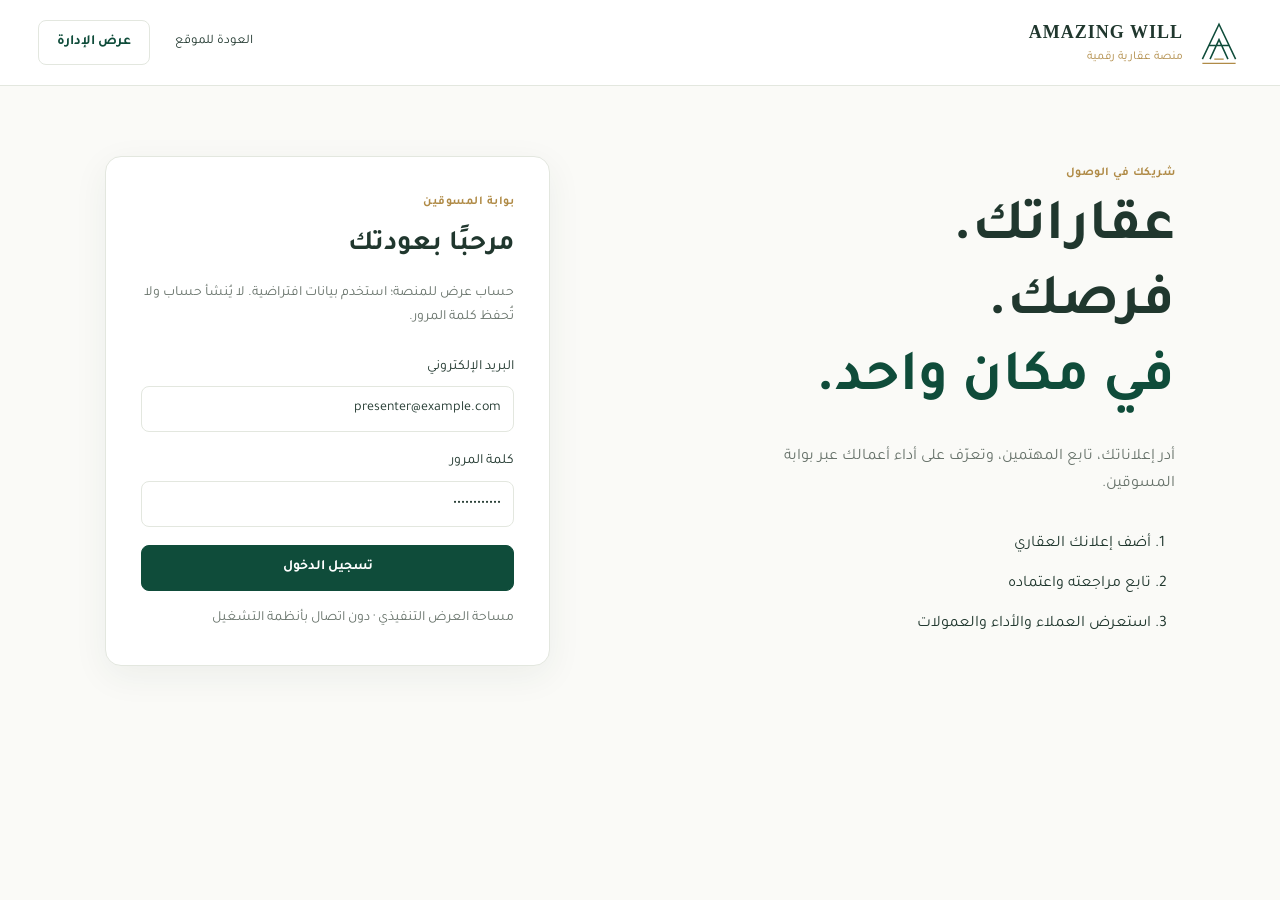
<file: portal.html>
<!doctype html>
<html lang="ar" dir="rtl">
<head><meta charset="utf-8"><meta name="viewport" content="width=device-width,initial-scale=1"><meta name="theme-color" content="#0f4c3a"><title>بوابة المسوقين | Amazing Will</title><link rel="icon" href="data:,"><link rel="preconnect" href="https://fonts.googleapis.com"><link href="https://fonts.googleapis.com/css2?family=Tajawal:wght@400;500;600;700;800&display=swap" rel="stylesheet"><link rel="stylesheet" href="portal.css"></head>
<body>
<a class="skip" href="#portalContent">انتقل إلى المحتوى</a>
<header class="portal-header"><a class="brand" href="index.html"><svg class="brand-mark" viewBox="0 0 45 54" fill="none" aria-hidden="true"><path d="M3 46 22.5 5 42 46M11 30h23M12 46l10.5-23L33 46" stroke="currentColor" stroke-width="1.8"/><path d="M3 51h39M17 46h11" stroke="#b08b47" stroke-width="1.4"/></svg><span>AMAZING WILL<small>منصة عقارية رقمية</small></span></a><div class="portal-header-actions"><a href="index.html">العودة للموقع</a><button id="roleSwitch" class="button secondary">عرض الإدارة</button></div></header>
<main id="loginView" class="login-layout"><section class="login-story"><span class="eyebrow">شريكك في الوصول</span><h1>عقاراتك.<br>فرصك.<br><em>في مكان واحد.</em></h1><p>أدر إعلاناتك، تابع المهتمين، وتعرّف على أداء أعمالك عبر بوابة المسوقين.</p><ol><li>أضف إعلانك العقاري</li><li>تابع مراجعته واعتماده</li><li>استعرض العملاء والأداء والعمولات</li></ol></section><section class="panel login-panel"><span class="eyebrow">بوابة المسوقين</span><h2>مرحبًا بعودتك</h2><p class="subtle">حساب عرض للمنصة؛ استخدم بيانات افتراضية. لا يُنشأ حساب ولا تُحفظ كلمة المرور.</p><form id="loginForm" onsubmit="return false"><label>البريد الإلكتروني<input id="loginEmail" type="email" autocomplete="off" required value="presenter@example.com"></label><label>كلمة المرور<input id="loginPassword" type="password" autocomplete="off" required minlength="4" value="presentation"></label><button type="submit" class="button">تسجيل الدخول</button></form><p class="subtle">مساحة العرض التنفيذي · دون اتصال بأنظمة التشغيل</p></section></main>
<div id="workspace" class="workspace" hidden><aside class="sidebar"><div class="workspace-label" id="workspaceLabel">بوابة المسوقين</div><button id="sidebarToggle" class="button secondary" aria-expanded="false" aria-controls="portalNav">قائمة البوابة ☰</button><nav id="portalNav" aria-label="أقسام البوابة"></nav><div class="sidebar-foot">AMAZING WILL<br><small>من الفكرة إلى منصة متكاملة</small></div></aside><main id="portalContent" tabindex="-1"><div class="page-heading"><div><span class="eyebrow" id="pageEyebrow">بوابة المسوقين</span><h1 id="pageTitle">الرئيسية</h1><p class="subtle" id="pageDescription"></p></div><span class="session-pill">مساحة العرض · بيانات توضيحية</span></div><p class="session-note">التغييرات داخل جلسة العرض فقط؛ لا تُحفظ ولا تُرسل إلى فريق خارجي.</p><div id="portalPage"></div></main></div>
<div id="portalNotice" role="status" class="notice" hidden></div>
<dialog id="portalDialog" aria-labelledby="portalDialogTitle"><div class="dialog-heading"><h2 id="portalDialogTitle"></h2><button class="icon-button" id="closePortalDialog" aria-label="إغلاق">×</button></div><div id="portalDialogContent"></div></dialog>
<noscript>يرجى تفعيل JavaScript لاستعراض البوابة.</noscript>
<script src="inventory.js"></script><script src="presentation-data.js"></script><script src="portal.js"></script>
</body></html>
</file>
<file: platform.css>
/* Presentation extensions reuse the existing Amazing Will palette and typography. */
.hero-copy{min-height:280px}.hero-slide-copy{transition:opacity .35s,transform .35s}.hero-slide-copy.changing{opacity:0;transform:translateY(7px)}.hero-controls{display:flex;align-items:center;gap:12px;margin-top:22px}.hero-controls button{background:#ffffff18;color:white;border:1px solid #ffffff65;border-radius:50%;width:36px;height:36px}.hero-controls .slide-dot{width:9px;height:9px;padding:0;background:#ffffff55;border:0}.hero-controls .slide-dot[aria-current=true]{background:var(--gold-soft);width:23px;border-radius:8px}.slide-dots{display:flex;gap:9px}.hero-controls #heroPause{border-radius:8px;width:auto;padding:0 12px;font-size:12px}.hero-counter{font-size:12px;color:#eee}.main-nav{gap:15px}.header-inner{gap:20px}.event-art{height:190px;display:grid;place-content:center;gap:8px;text-align:center;background:linear-gradient(130deg,#0f4c3a,#28735b);color:#ead7ad;padding:20px;position:relative;overflow:hidden}.event-art:before{content:'';position:absolute;width:190px;height:190px;border:1px solid #d7bc8045;border-radius:50%;inset-inline-end:-45px;top:-30px}.event-art b{font:500 30px Georgia,serif;letter-spacing:1px}.event-art span{font-size:12px;letter-spacing:2px}.event-card:nth-child(2) .event-art{background:#eae5d8;color:#0f4c3a}.event-card:nth-child(3) .event-art{background:#20372e}.platform-intro{background:var(--surface-2);border-block:1px solid var(--border)}.platform-links{display:flex;gap:12px;flex-wrap:wrap}.local-investor{margin-block:30px 0;border-top:1px solid var(--border);padding-top:25px}.local-investor .card-actions{margin-top:14px}.classification{background:#f4ebd5;color:#71541c}.unit-stage-filter{display:flex;gap:10px;flex-wrap:wrap;align-items:center;padding-top:14px}.unit-stage-filter select{font-size:12px}.stage-pair{display:flex;gap:7px;flex-wrap:wrap}.stage-pair .badge{position:static}.public-presenter-link{font-size:12px;color:var(--brand);border-top:1px solid var(--border);padding-top:12px;margin-top:10px}
@media(min-width:901px) and (max-width:1190px){.main-nav{gap:10px}.main-nav a,.nav-investment-toggle{font-size:11px}.header-actions{gap:10px}.header-actions>.btn{display:none}.brand-name{font-size:16px}.header-inner{gap:12px}}
@media(max-width:600px){.hero-copy{min-height:315px}.hero h1{font-size:32px}.hero-controls{gap:10px}.hero-controls button{width:34px;height:34px}.event-art{height:165px}.unit-stage-filter label{flex:1;min-width:120px}.unit-stage-filter select{width:100%}.hero-content{align-items:start}}
@media(prefers-reduced-motion:reduce){.hero-slide-copy{transition:none}}

#heroSlideCount{direction:ltr;unicode-bidi:isolate}
/* Premium presentation: slow architectural motion with a stable search area. */
.hero{padding-top:48px}.hero-media{position:absolute;inset:0;z-index:-3;overflow:hidden;background:#183d31}.hero-scene{position:absolute;inset:0;opacity:0;transition:opacity 1.2s ease}.hero-scene.is-active{opacity:1}.hero-scene img{height:100%;width:100%;object-fit:cover;object-position:center 45%;transform:scale(1.03)}.hero-scene.is-active img{animation:premium-pan 9s ease-out both}.hero-media.is-paused .hero-scene img{animation-play-state:paused}.hero:before{background:linear-gradient(270deg,rgba(9,32,26,.94),rgba(9,32,26,.78) 35%,rgba(9,32,26,.15) 78%),linear-gradient(0deg,rgba(9,32,26,.75),transparent 70%)}[dir=ltr] .hero:before{background:linear-gradient(90deg,rgba(9,32,26,.94),rgba(9,32,26,.78) 35%,rgba(9,32,26,.15) 78%),linear-gradient(0deg,rgba(9,32,26,.75),transparent 70%)}.hero-content{min-height:530px;padding-bottom:16px;align-items:center}.hero-copy{max-width:650px;min-height:0}.hero h1{font-size:20px;letter-spacing:0;font-weight:500;color:#ead7ad;margin-bottom:20px}.hero-slide-copy{min-height:340px}.hero .eyebrow{font-size:10px;letter-spacing:2px;margin-bottom:12px}.premium-badge{display:inline-flex;align-items:center;gap:8px;font-size:11px;border:1px solid #cfb27680;color:#f3ddb2;border-radius:5px;padding:5px 11px;background:#17382d70}.premium-badge>span:first-child{font-size:15px}#heroPropertyTitle{font-size:clamp(34px,4.3vw,60px);line-height:1.25;letter-spacing:-.8px;margin-top:17px;max-width:650px;min-height:76px}.hero-location{margin-top:13px}.hero-location .card-loc{font-size:13px;color:#ece9de}.hero-location svg{color:#e8c988}.hero-copy #heroDescription{font-size:15px;line-height:1.8;max-width:510px;margin-top:14px;min-height:54px}.hero-price{display:flex;gap:13px;align-items:baseline;margin-top:16px}.hero-price>span{font-size:11px;color:#dadbca}.hero-price bdi{font-size:26px;letter-spacing:.2px;font-weight:500}.hero-quick{margin-top:23px;gap:12px}.hero-quick .btn{font-size:13px;min-width:148px;min-height:46px;border-radius:6px}.hero-explore{background:#d8bd83;color:#163d30;border:1px solid #d8bd83}.hero-explore:hover{background:#ead5a9}.hero-details{background:#102e2350;border:1px solid #ffffff80;color:white}.hero-details:hover{background:#ffffff18}.hero-controls{margin-top:18px;gap:13px}.hero-controls[hidden],.hero-price[hidden],.premium-badge[hidden]{display:none}.hero-controls button{width:40px;height:40px}.hero-controls .slide-dot{width:9px;height:9px}.hero-project{align-self:end;margin-bottom:20px;border-color:#ddbf7c70}.hero-project b{color:#e5cf9f}.hero-project a{margin-top:10px}.premium-section{padding-top:94px;padding-bottom:45px;background:var(--bg)}.premium-collection-mark{font:15px Georgia,serif;letter-spacing:3px;color:var(--gold);white-space:nowrap}.premium-card{border-color:#d8cba7}.premium-card .card-media{aspect-ratio:1.7}.premium-card-badge{position:absolute;top:15px;inset-inline-start:15px;background:#f5e8ca;color:#3c4b31;border:1px solid #d4b975;border-radius:5px;padding:5px 12px;font:600 11px Tajawal,sans-serif;letter-spacing:.5px}.premium-benefits{margin-top:30px;padding:30px;background:#f1ede1;border:1px solid #e1d6bb;border-radius:12px;display:grid;grid-template-columns:1.05fr 1fr auto;gap:28px;align-items:center}.premium-benefits h3{font-size:25px}.premium-benefits p{font-size:12px;line-height:1.9;color:var(--text-soft);margin-top:8px;max-width:340px}.premium-benefits ul{list-style:none;padding:0;display:grid;gap:9px;font-size:13px;color:var(--brand)}.premium-benefits li:before{content:'✦';color:var(--gold);margin-inline-end:10px;font-size:11px}.premium-benefits .btn{font-size:12px;white-space:normal;text-align:center;max-width:195px}
@keyframes premium-pan{from{transform:scale(1.03) translateX(-.5%)}to{transform:scale(1.1) translateX(.5%)}}
@media(max-width:900px){.hero-content{min-height:560px}.hero-project{display:none}.premium-benefits{grid-template-columns:1fr 1fr}.premium-benefits>.btn{grid-column:1/-1;max-width:none;justify-self:start}}
@media(max-width:600px){.hero{padding-top:28px}.hero:before,[dir=ltr] .hero:before{background:linear-gradient(90deg,#102b2588,#102b25da),linear-gradient(0deg,#102b25e8,transparent)}.hero-scene img{object-position:40% center}.hero-content{min-height:485px;padding-bottom:8px}.hero h1,[dir=ltr] .hero h1{font-size:17px;margin-bottom:16px}.hero .eyebrow{font-size:8px;letter-spacing:1.5px}.hero-slide-copy{min-height:336px}#heroPropertyTitle{font-size:37px;line-height:1.3;min-height:96px;margin-top:12px}.hero-copy #heroDescription{font-size:12px;min-height:44px;margin-top:12px}.hero-location .card-loc{font-size:12px}.hero-price{margin-top:13px}.hero-price bdi{font-size:23px}.hero-quick{gap:9px;margin-top:20px}.hero-quick .btn{min-width:0;flex:1;font-size:12px;padding:10px 16px;min-height:44px}.hero-controls{margin-top:20px;gap:12px}.hero-controls #heroPause{font-size:11px;padding-inline:10px}.premium-section{padding-top:74px}.premium-collection-mark{display:none}.premium-benefits{grid-template-columns:1fr;padding:23px;gap:20px}.premium-benefits h3{font-size:23px}.premium-benefits>.btn{width:100%}.premium-section .section-heading p{font-size:12px}}
@media(prefers-reduced-motion:reduce){.hero-scene{transition:none}.hero-scene.is-active img{animation:none;transform:none}.hero-slide-copy{transition:none}}
/* Focus the portrait project artwork on architecture rather than its printed heading. */
.hero-scene.is-portrait img{object-position:center 85%}
@media(max-width:600px){.hero-scene.is-portrait img{transform-origin:50% 90%;transform:scale(1.65)}.hero-scene.is-portrait.is-active img{animation-name:premium-portrait}}
@keyframes premium-portrait{from{transform:scale(1.65)}to{transform:scale(1.73)}}
@media(max-width:600px) and (prefers-reduced-motion:reduce){.hero-scene.is-portrait.is-active img{animation:none;transform:scale(1.65)}}
</file>
<file: portal.css>
:root{--brand:#0f4c3a;--brand-2:#14664d;--gold:#b08b47;--gold-soft:#e7d3a1;--bg:#fafaf7;--surface:#fff;--surface-2:#f0f3ee;--text:#20372e;--muted:#68736b;--border:#e3e7df;--radius:16px}*{box-sizing:border-box}body{margin:0;background:var(--bg);font-family:Tajawal,system-ui,sans-serif;color:var(--text);line-height:1.7}button,input,select,textarea{font:inherit}a{color:inherit;text-decoration:none}button,a{touch-action:manipulation}button{cursor:pointer}button:disabled{opacity:.5;cursor:default}[hidden]{display:none!important}h1,h2,h3,p{margin:0}h1{font-size:32px;line-height:1.4}h2{font-size:22px}h3{font-size:17px}button:focus-visible,a:focus-visible,input:focus-visible,select:focus-visible,textarea:focus-visible{outline:3px solid var(--gold);outline-offset:3px}.skip{position:fixed;top:-100px;background:var(--brand);color:white;z-index:99;padding:12px}.skip:focus{top:5px}.portal-header{height:86px;padding:0 38px;display:flex;justify-content:space-between;gap:20px;align-items:center;background:white;border-bottom:1px solid var(--border);position:sticky;top:0;z-index:10}.brand{display:flex;align-items:center;gap:13px;font:600 18px Georgia,serif;letter-spacing:1px}.brand-mark{border:1px solid var(--gold);color:var(--brand);width:46px;height:46px;display:grid;place-items:center;font-size:18px}.brand small{display:block;font:12px Tajawal,sans-serif;color:var(--gold);letter-spacing:0;margin-top:7px}.portal-header-actions{display:flex;align-items:center;gap:25px;font-size:13px}.button{display:inline-flex;align-items:center;justify-content:center;gap:8px;border:1px solid var(--brand);border-radius:8px;background:var(--brand);color:#fff;min-height:43px;padding:10px 18px;font-weight:700;font-size:14px}.button:hover{background:var(--brand-2)}.button.secondary{background:transparent;color:var(--brand);border-color:var(--border)}.button.secondary:hover{background:var(--surface-2)}.button.small{min-height:34px;padding:5px 10px;font-size:12px}.button.danger{color:#903c36;border-color:#e9cdc9;background:#fff8f7}.panel{background:white;border:1px solid var(--border);border-radius:var(--radius);padding:26px;min-width:0}.subtle{color:var(--muted);font-size:14px}.eyebrow{font-size:12px;font-weight:700;color:var(--gold);letter-spacing:.5px;display:block;margin-bottom:10px}.login-layout{max-width:1130px;margin:70px auto;padding:0 30px;display:grid;grid-template-columns:1.2fr 1fr;gap:90px;align-items:center}.login-story h1{font-size:58px;line-height:1.3}.login-story em{font-style:normal;color:var(--brand)}.login-story p{color:var(--muted);max-width:450px;margin-top:25px}.login-story ol{padding-inline-start:24px;line-height:2.5;margin-top:25px}.login-panel{padding:35px;box-shadow:0 10px 35px #183c2910}.login-panel h2{font-size:28px;margin-bottom:12px}.login-panel form{display:grid;gap:18px;margin:26px 0 16px}label{font-size:14px;display:grid;gap:7px}input,select,textarea{border:1px solid var(--border);border-radius:8px;padding:10px 12px;min-width:0;width:100%;background:#fff;color:var(--text)}input[type=file]{font-size:12px}textarea{resize:vertical}.workspace{display:grid;grid-template-columns:230px minmax(0,1fr);max-width:1600px;margin:auto;min-height:calc(100dvh - 86px)}.sidebar{border-inline-end:1px solid var(--border);padding:26px 17px;background:var(--surface-2)}.workspace-label{font-weight:700;font-size:18px;margin:0 12px 22px}.sidebar nav{display:grid;gap:6px}.sidebar nav button{display:flex;text-align:start;gap:12px;align-items:center;background:none;border:0;padding:12px 15px;border-radius:9px;min-height:46px;color:var(--muted)}.sidebar nav button[aria-current=page]{background:var(--brand);color:white}.nav-index{opacity:.6;font-size:11px}.sidebar-foot{border-top:1px solid var(--border);margin:30px 12px 0;padding-top:20px;color:var(--brand);font-size:12px}.sidebar-foot small{color:var(--muted)}#sidebarToggle{display:none}#portalContent{padding:32px 35px;min-width:0;outline:none}.page-heading{display:flex;justify-content:space-between;gap:18px;align-items:start;margin-bottom:12px}.session-pill{font-size:11px;color:#71541c;background:#f4ebd5;border:1px solid #eadcbc;padding:6px 11px;border-radius:30px;white-space:nowrap}.session-note{font-size:12px;color:var(--muted);margin-bottom:26px}.stats{display:grid;grid-template-columns:repeat(4,minmax(0,1fr));gap:16px;margin-bottom:24px}.stat{padding:21px;background:white;border:1px solid var(--border);border-radius:12px}.stat .metric{font-size:32px;font-weight:700;color:var(--brand);line-height:1.6;overflow-wrap:anywhere}.stat p{font-size:12px;color:var(--muted)}.stat small{font-size:11px;color:var(--gold)}.dashboard-grid{display:grid;grid-template-columns:1.2fr 1fr;gap:22px;margin-bottom:24px}.panel-heading{display:flex;gap:18px;justify-content:space-between;align-items:center;margin-bottom:20px}.panel-heading .subtle{font-size:12px}.table-scroll{overflow-x:auto;max-width:100%}table{border-collapse:collapse;width:100%;text-align:start;font-size:13px;min-width:610px}th,td{padding:14px 13px;border-bottom:1px solid var(--border);text-align:start;vertical-align:middle}th{font-weight:600;background:var(--surface-2);color:var(--muted);font-size:12px}caption{text-align:start;font-size:12px;color:var(--muted);margin-bottom:12px}td .subtle{font-size:11px}td .actions{min-width:150px}.status{display:inline-block;border-radius:6px;padding:4px 10px;font-size:11px;white-space:nowrap;background:#edf0ed;color:#546456}.status.good{background:#eaf3ec;color:#285638}.status.wait{background:#fcf1db;color:#805921}.status.bad{background:#fae9e6;color:#903c36}.actions{display:flex;gap:8px;flex-wrap:wrap;align-items:center}.bar-list{display:grid;gap:20px}.bar-label{display:flex;justify-content:space-between;gap:12px;font-size:13px;margin-bottom:6px}.bar-track{height:7px;background:var(--surface-2);border-radius:10px;overflow:hidden}.bar-track span{display:block;background:var(--brand);height:100%;border-radius:10px}.bar-list .row:nth-child(2) .bar-track span{background:var(--gold)}.bar-list .row:nth-child(3) .bar-track span{background:#749881}.form-grid{display:grid;grid-template-columns:1fr 1fr;gap:20px}.form-grid .full{grid-column:1/-1}.form-note{font-size:12px;color:var(--muted);margin-top:7px}.error{color:#a23930;font-size:13px;min-height:24px}.image-previews{display:flex;gap:10px;flex-wrap:wrap}.image-previews img{width:90px;height:70px;object-fit:cover;border-radius:8px}.plans{display:grid;grid-template-columns:repeat(3,minmax(0,1fr));gap:20px}.plan{border:1px solid var(--border);border-radius:12px;background:white;padding:25px}.plan.featured{border-color:var(--gold);background:#faf7ee}.plan h3{font-size:24px}.plan p{font-size:14px;color:var(--muted);margin:12px 0}.plan ul{padding-inline-start:20px;font-size:13px;line-height:2.2;min-height:95px}.plan .button{width:100%}.empty{padding:35px;text-align:center;color:var(--muted)}.notice{position:fixed;bottom:22px;inset-inline-end:22px;background:var(--brand);color:white;border-radius:10px;padding:14px 20px;max-width:calc(100% - 44px);z-index:80;box-shadow:0 8px 30px #0002}.pagination{display:flex;justify-content:space-between;align-items:center;gap:15px;margin-top:20px;font-size:12px}.list-toolbar{display:flex;gap:10px;align-items:center;margin-bottom:20px;flex-wrap:wrap}.list-toolbar select{max-width:200px}.list-toolbar input{max-width:250px}.flow{display:flex;gap:9px;flex-wrap:wrap;margin:15px 0}.flow span{border-radius:8px;background:var(--surface-2);padding:7px 12px;font-size:12px}.flow i{align-self:center;color:var(--gold)}dialog{padding:0;border:1px solid var(--border);border-radius:16px;width:min(650px,calc(100% - 30px));max-height:88dvh;background:var(--bg);color:var(--text)}dialog::backdrop{background:#102b24b8;backdrop-filter:blur(4px)}.dialog-heading{padding:18px 23px;display:flex;justify-content:space-between;align-items:center;border-bottom:1px solid var(--border)}.icon-button{font-size:25px;background:none;border:0;width:38px;height:38px;color:var(--brand)}#portalDialogContent{padding:23px}#portalDialogContent p{margin-bottom:12px}#portalDialogContent img{width:100%;max-height:260px;object-fit:cover;border-radius:9px;margin-bottom:14px}.architecture{display:grid;grid-template-columns:repeat(4,1fr);gap:12px}.architecture div{border:1px solid var(--border);padding:20px;text-align:center;border-radius:12px;background:var(--surface-2)}.architecture small{display:block;color:var(--muted)}.featured-preview{display:grid;grid-template-columns:repeat(3,1fr);gap:15px}.featured-preview article{border:1px solid var(--border);border-radius:10px;padding:20px}
.notice{pointer-events:none}
@media(max-width:1100px){.stats{grid-template-columns:repeat(2,minmax(0,1fr))}.dashboard-grid{grid-template-columns:1fr}.plans{gap:12px}.plan{padding:18px}.workspace{grid-template-columns:200px minmax(0,1fr)}#portalContent{padding:25px}.portal-header{padding:0 25px}}
@media(max-width:800px){.workspace{grid-template-columns:1fr}.sidebar{border:0;border-bottom:1px solid var(--border);padding:13px 20px}.workspace-label,.sidebar-foot{display:none}#sidebarToggle{display:flex}.sidebar nav{display:none;margin-top:13px;grid-template-columns:repeat(2,minmax(0,1fr))}.sidebar nav.open{display:grid}.sidebar nav button{font-size:13px}.page-heading{flex-direction:column;gap:12px}.login-layout{grid-template-columns:1fr;gap:30px;margin:35px auto;max-width:700px}.login-story h1{font-size:40px}.login-story h1 br{display:none}.login-story ol{display:none}.login-story p{margin-top:15px}.plans{grid-template-columns:1fr}.plan ul{min-height:0}.architecture{grid-template-columns:1fr 1fr}.featured-preview{grid-template-columns:1fr}.portal-header-actions{gap:14px}.portal-header{height:78px;padding:0 20px}.brand{font-size:14px}.brand-mark{width:37px;height:37px}.brand small{font-size:10px}.portal-header-actions a{font-size:11px}.portal-header-actions .button{font-size:11px;padding:7px 10px;min-height:35px}}
@media(max-width:480px){#portalContent{padding:23px 16px}.portal-header{padding:0 14px;gap:8px}.portal-header-actions{gap:8px}.brand{gap:7px}.brand-mark{display:none}.login-layout{padding:0 17px}.login-panel{padding:23px}.login-story h1{font-size:34px}.form-grid{grid-template-columns:1fr}.panel{padding:18px}.stats{gap:10px}.stat{padding:16px}.stat .metric{font-size:26px}h1{font-size:27px}.session-pill{font-size:10px}.architecture div{padding:15px}.page-heading p{font-size:12px}}

svg.brand-mark{border:0;display:block;flex-shrink:0}
</file>
